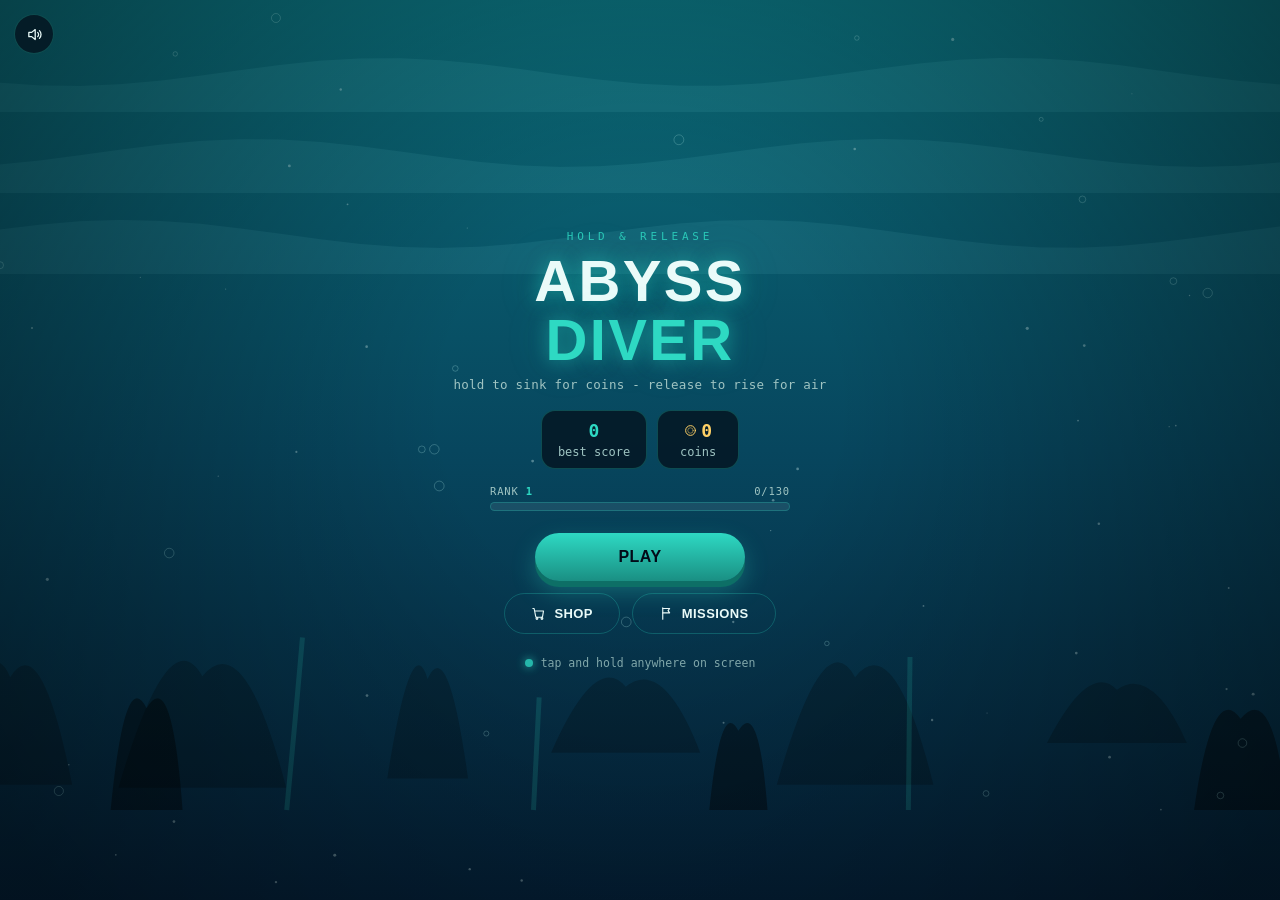
<file: index.html>
<!DOCTYPE html>
<html lang="en">
<head>
<meta charset="UTF-8">
<meta name="viewport" content="width=device-width, initial-scale=1.0, maximum-scale=1.0, user-scalable=no, viewport-fit=cover">
<title>Abyss Diver</title>
<style>
  :root{
    --abyss:#020B18;
    --deep:#06304F;
    --shallow:#0B6E7A;
    --bio:#2ED9C3;
    --bio-dim:#1a8f83;
    --coral:#FF6B4A;
    --gold:#FFD166;
    --ink:#eafbf9;
    --ink-dim:#9fc4c2;
    --panel:rgba(4,20,32,0.82);
    --panel-border:rgba(46,217,195,0.25);
    --mono: ui-monospace, 'SF Mono', 'Consolas', 'Menlo', monospace;
    --disp: 'Arial Black', 'Helvetica Neue', Arial, sans-serif;
    --accent: var(--bio);
  }
  *{box-sizing:border-box;}
  html,body{
    margin:0; padding:0; width:100%; height:100%; overflow:hidden;
    background:var(--abyss); color:var(--ink);
    font-family:-apple-system,BlinkMacSystemFont,'Segoe UI',Roboto,sans-serif;
    touch-action:none; -webkit-user-select:none; user-select:none;
    -webkit-touch-callout:none; overscroll-behavior:none;
  }
  svg{display:block;}
  #app{position:fixed; inset:0; width:100%; height:100%;}
  #game{position:fixed; inset:0; width:100%; height:100%; display:block; touch-action:none;}

  /* ---------- Screens ---------- */
  .screen{
    position:fixed; inset:0; display:flex; flex-direction:column; align-items:center; justify-content:center;
    opacity:0; pointer-events:none; transition:opacity .3s ease;
    padding:20px; text-align:center;
  }
  .screen.active{opacity:1; pointer-events:auto;}

  .eyebrow{
    font-family:var(--mono); letter-spacing:.35em; font-size:11px; color:var(--accent);
    text-transform:uppercase; margin-bottom:8px; opacity:.85;
  }
  .title{
    font-family:var(--disp); font-weight:900; letter-spacing:.04em;
    font-size:clamp(34px,10vw,58px); margin:0; color:var(--ink);
    text-shadow:0 0 18px rgba(46,217,195,.5), 0 0 46px rgba(46,217,195,.22);
    line-height:1.02;
  }
  .title .accent{color:var(--accent);}
  .subtitle{
    font-family:var(--mono); font-size:12.5px; color:var(--ink-dim); margin:8px 0 18px;
    letter-spacing:.02em;
  }

  .statsRow{display:flex; gap:10px; margin-bottom:16px; flex-wrap:wrap; justify-content:center;}
  .statChip{
    background:var(--panel); border:1px solid var(--panel-border); border-radius:14px;
    padding:9px 16px; font-family:var(--mono); font-size:12px; color:var(--ink-dim);
    display:flex; flex-direction:column; align-items:center; gap:4px; min-width:82px;
  }
  .statChip b{font-size:18px; color:var(--gold); font-weight:700; display:flex; align-items:center; gap:4px;}
  .statChip.best b{color:var(--accent);}

  .rankTrack{width:100%; max-width:300px; margin:0 auto 16px;}
  .rankLabel{display:flex; justify-content:space-between; font-family:var(--mono); font-size:10.5px; color:var(--ink-dim); margin-bottom:5px; letter-spacing:.08em;}
  .rankLabel b{color:var(--accent);}
  .rankBar{height:9px; border-radius:999px; background:rgba(255,255,255,.08); overflow:hidden; border:1px solid var(--panel-border); position:relative;}
  .rankBarFill{height:100%; background:linear-gradient(90deg,var(--bio-dim),var(--accent)); border-radius:999px; transition:width .4s ease;}

  .btn{
    font-family:var(--disp); font-weight:900; letter-spacing:.03em; font-size:16px;
    border:none; border-radius:999px; padding:15px 34px; cursor:pointer;
    color:var(--abyss); background:linear-gradient(180deg,var(--accent),var(--bio-dim));
    box-shadow:0 6px 0 #0d6f66, 0 10px 24px rgba(46,217,195,.3);
    transition:transform .08s ease, box-shadow .08s ease;
    margin:6px; -webkit-tap-highlight-color:transparent;
    display:inline-flex; align-items:center; gap:8px;
  }
  .btn:active{transform:translateY(4px); box-shadow:0 2px 0 #0d6f66, 0 4px 12px rgba(46,217,195,.3);}
  .btn.secondary{
    background:transparent; color:var(--ink); border:1.5px solid var(--panel-border);
    box-shadow:none; padding:12px 26px; font-size:13px;
  }
  .btn.secondary:active{transform:translateY(2px); background:rgba(46,217,195,.08);}
  .btn.wide{min-width:210px; justify-content:center;}
  .btn:disabled{opacity:.35; filter:grayscale(.6); cursor:default; box-shadow:none;}
  .btn:disabled:active{transform:none;}
  .btnRow{display:flex; flex-wrap:wrap; justify-content:center;}
  .navRow{position:relative;}
  .badgeDot{
    position:absolute; top:2px; right:2px; width:9px; height:9px; border-radius:50%;
    background:var(--coral); box-shadow:0 0 6px var(--coral); border:1.5px solid var(--abyss);
  }

  .hint{
    font-family:var(--mono); font-size:11.5px; color:var(--ink-dim); margin-top:16px;
    display:flex; align-items:center; gap:8px; opacity:.8;
  }
  .hint .pulse{
    width:8px; height:8px; border-radius:50%; background:var(--accent);
    box-shadow:0 0 10px var(--accent); animation:pulse 1.4s infinite ease-in-out;
  }
  @keyframes pulse{0%,100%{opacity:.3; transform:scale(.8);} 50%{opacity:1; transform:scale(1.15);}}

  #muteBtn{
    position:fixed; top:max(14px,env(safe-area-inset-top)); left:14px; z-index:20; width:40px; height:40px; border-radius:50%;
    background:var(--panel); border:1px solid var(--panel-border); color:var(--ink);
    display:flex; align-items:center; justify-content:center; cursor:pointer;
  }

  /* ---------- Loading ---------- */
  #loadingScreen{gap:14px;}
  .spinner{
    width:44px; height:44px; border-radius:50%;
    border:3px solid rgba(46,217,195,.2); border-top-color:var(--accent);
    animation:spin 1s linear infinite;
  }
  @keyframes spin{to{transform:rotate(360deg);}}

  /* ---------- Shop / Missions shared list styling ---------- */
  .subScreen{justify-content:flex-start; padding-top:16px;}
  .subHeader{width:100%; max-width:520px; display:flex; align-items:center; justify-content:space-between; margin-bottom:6px;}
  .backBtn{
    background:var(--panel); border:1px solid var(--panel-border); color:var(--ink);
    border-radius:999px; padding:8px 15px; font-family:var(--mono); font-size:12px; cursor:pointer;
    display:flex; align-items:center; gap:6px;
  }
  .coinBalance{
    font-family:var(--mono); font-size:14px; color:var(--gold); background:var(--panel);
    border:1px solid var(--panel-border); border-radius:999px; padding:8px 15px;
    display:flex; align-items:center; gap:6px;
  }
  .tabs{display:flex; gap:6px; margin:12px 0 10px; background:var(--panel); padding:4px; border-radius:999px; border:1px solid var(--panel-border);}
  .tabBtn{
    font-family:var(--mono); font-size:11.5px; letter-spacing:.05em; text-transform:uppercase;
    padding:7px 15px; border-radius:999px; border:none; background:transparent; color:var(--ink-dim); cursor:pointer;
  }
  .tabBtn.active{background:var(--accent); color:var(--abyss); font-weight:700;}

  .scrollList{width:100%; max-width:520px; overflow-y:auto; flex:1; padding-bottom:14px; -webkit-overflow-scrolling:touch;}
  .rowCard{
    display:flex; align-items:center; gap:12px; background:var(--panel); border:1px solid var(--panel-border);
    border-radius:16px; padding:12px 14px; margin-bottom:9px; text-align:left;
  }
  .rowIcon{
    width:38px; height:38px; border-radius:11px; background:rgba(46,217,195,.1); color:var(--accent);
    display:flex; align-items:center; justify-content:center; flex-shrink:0; border:1px solid var(--panel-border);
  }
  .rowInfo{flex:1; min-width:0;}
  .rowInfo .name{font-weight:700; font-size:14px;}
  .rowInfo .desc{font-family:var(--mono); font-size:10.5px; color:var(--ink-dim); margin-top:2px;}
  .levelDots{display:flex; gap:4px; margin-top:6px;}
  .levelDots span{width:14px; height:5px; border-radius:3px; background:rgba(255,255,255,.12);}
  .levelDots span.on{background:var(--accent); box-shadow:0 0 6px var(--accent);}
  .actionBtn{
    font-family:var(--mono); font-size:11.5px; font-weight:700; color:var(--abyss);
    background:var(--gold); border:none; border-radius:10px; padding:9px 11px; cursor:pointer; flex-shrink:0; min-width:60px;
    display:flex; align-items:center; justify-content:center; gap:4px;
  }
  .actionBtn.maxed{background:transparent; color:var(--accent); border:1px solid var(--accent);}
  .actionBtn.locked{background:transparent; color:var(--ink-dim); border:1px solid var(--panel-border);}
  .actionBtn:disabled{opacity:.35;}

  .skinGrid{display:grid; grid-template-columns:1fr 1fr; gap:9px;}
  .skinCard{
    background:var(--panel); border:1.5px solid var(--panel-border); border-radius:16px; padding:13px 8px;
    display:flex; flex-direction:column; align-items:center; gap:7px;
  }
  .skinCard.equipped{border-color:var(--accent); box-shadow:0 0 14px rgba(46,217,195,.28);}
  .skinSwatch{width:48px; height:48px; border-radius:50%; box-shadow:inset 0 -8px 14px rgba(0,0,0,.35), 0 0 16px var(--sc,transparent);}
  .themeSwatch{width:64px; height:38px; border-radius:8px; box-shadow:inset 0 -6px 10px rgba(0,0,0,.35);}
  .skinCard .name{font-size:12px; font-weight:700;}
  .skinCard .cost{font-family:var(--mono); font-size:10.5px; color:var(--gold); display:flex; align-items:center; gap:3px;}

  .missionProgWrap{margin-top:7px; display:flex; align-items:center; gap:7px;}
  .missionBar{flex:1; height:7px; border-radius:999px; background:rgba(255,255,255,.1); overflow:hidden;}
  .missionBarFill{height:100%; background:var(--accent); border-radius:999px;}
  .missionProgTxt{font-family:var(--mono); font-size:10px; color:var(--ink-dim); white-space:nowrap;}

  .resetLink{font-family:var(--mono); font-size:10px; color:rgba(255,255,255,.3); margin-top:4px; text-decoration:underline; cursor:pointer;}

  /* ---------- HUD ---------- */
  #hud{position:fixed; inset:0; pointer-events:none; opacity:0; transition:opacity .25s ease;}
  #hud.active{opacity:1;}
  .hudTop{
    position:absolute; top:max(12px, env(safe-area-inset-top)); left:12px; right:12px;
    display:grid; grid-template-columns:1fr auto 1fr; align-items:flex-start; gap:6px;
  }
  .hudLeft{display:flex; flex-direction:column; gap:6px; align-items:flex-start;}
  .hudCenter{display:flex; flex-direction:column; align-items:center;}
  .hudRight{display:flex; flex-direction:column; gap:6px; align-items:flex-end;}
  .pill{
    font-family:var(--mono); font-size:13px; font-weight:600; color:var(--ink);
    background:var(--panel); border:1px solid var(--panel-border); border-radius:999px;
    padding:7px 12px; display:flex; align-items:center; gap:6px; backdrop-filter:blur(6px);
  }
  .pill.coinPill{color:var(--gold);}
  .scoreBig{
    font-family:var(--mono); font-weight:700; font-size:30px; color:var(--ink); line-height:1;
    text-shadow:0 0 12px rgba(46,217,195,.5);
  }
  .scoreSub{font-family:var(--mono); font-size:9.5px; color:var(--ink-dim); letter-spacing:.15em; margin-top:2px;}
  .comboBadge{
    margin-top:5px; font-family:var(--mono); font-size:11px; font-weight:700; color:var(--abyss);
    background:var(--gold); padding:3px 10px; border-radius:999px; opacity:0; transform:scale(.8);
    transition:opacity .15s ease, transform .15s ease;
  }
  .comboBadge.show{opacity:1; transform:scale(1);}

  #quitBtn{
    pointer-events:auto; width:34px; height:34px; border-radius:50%; border:1px solid var(--panel-border);
    background:var(--panel); color:var(--ink-dim); cursor:pointer; flex-shrink:0;
    display:flex; align-items:center; justify-content:center;
  }
  #livesRow{display:flex; gap:4px;}
  .heartIcon{width:17px; height:17px; color:var(--coral); filter:drop-shadow(0 0 4px rgba(255,107,74,.6));}
  .heartIcon.lost{color:rgba(255,255,255,.15); filter:none;}

  .oxygenWrap{position:relative; width:64px; height:64px;}
  .oxygenWrap svg.dial{width:100%; height:100%; transform:rotate(-90deg);}
  .oxygenWrap .oTrack{fill:none; stroke:rgba(255,255,255,.12); stroke-width:7;}
  .oxygenWrap .oFill{fill:none; stroke:var(--bio); stroke-width:7; stroke-linecap:round; filter:drop-shadow(0 0 5px var(--bio));}
  .oxygenLabel{
    position:absolute; inset:0; display:flex; align-items:center; justify-content:center;
    font-family:var(--mono); font-size:14px; font-weight:700; color:var(--ink); flex-direction:column; line-height:1.1;
  }
  .oxygenLabel span{font-size:7px; color:var(--ink-dim); letter-spacing:.1em;}

  #depthTrack{
    position:absolute; top:130px; right:24px; width:5px; height:34vh; max-height:300px;
    border-radius:6px; opacity:.6;
  }
  .depthMarker{
    position:absolute; left:50%; width:12px; height:12px; border-radius:50%;
    background:var(--accent); box-shadow:0 0 8px var(--accent); transform:translate(-50%,-50%);
  }
  .depthLabel{
    position:absolute; right:13px; font-family:var(--mono); font-size:8px; letter-spacing:.1em;
    color:var(--ink-dim); white-space:nowrap;
  }
  .depthLabel.topL{top:-4px;}
  .depthLabel.botL{bottom:-4px; color:var(--coral);}

  #powerupTray{
    position:absolute; bottom:max(16px, env(safe-area-inset-bottom)); left:12px;
    display:flex; gap:7px;
  }
  .puBadge{
    width:40px; height:40px; border-radius:12px; background:var(--panel); border:1px solid var(--accent);
    display:flex; align-items:center; justify-content:center; position:relative; overflow:hidden; color:var(--accent);
  }
  .puBadge .bar{position:absolute; left:0; bottom:0; height:3px; background:var(--accent); width:100%;}

  #centerMsg{
    position:absolute; top:36%; left:50%; transform:translate(-50%,-50%);
    font-family:var(--disp); font-size:14px; letter-spacing:.07em; color:var(--coral);
    text-shadow:0 0 12px rgba(255,107,74,.7); opacity:0; text-align:center;
  }
  #toast{
    position:absolute; top:16%; left:50%; transform:translate(-50%,-8px); min-width:220px;
    background:var(--panel); border:1px solid var(--accent); border-radius:14px; padding:10px 18px;
    font-family:var(--mono); font-size:12.5px; color:var(--ink); text-align:center; opacity:0;
    transition:opacity .25s ease, transform .25s ease; pointer-events:none;
  }
  #toast.show{opacity:1; transform:translate(-50%,0);}
  #toast b{color:var(--gold);}

  /* ---------- Game Over / Revive ---------- */
  .goCause{font-family:var(--mono); font-size:11px; color:var(--coral); letter-spacing:.18em; margin-bottom:4px; text-transform:uppercase;}
  .newBest{
    font-family:var(--mono); font-size:11px; color:var(--abyss); background:var(--gold);
    padding:4px 12px; border-radius:999px; margin-top:6px; font-weight:700; letter-spacing:.06em;
  }
  #reviveScreen .title{font-size:clamp(26px,8vw,38px);}
  .costTag{
    font-family:var(--mono); font-size:15px; color:var(--gold); background:var(--panel);
    border:1px solid var(--panel-border); border-radius:999px; padding:8px 18px; margin:10px 0 6px;
    display:flex; align-items:center; gap:6px;
  }

  ::-webkit-scrollbar{width:0; height:0;}
  .ic{display:inline-flex; align-items:center; justify-content:center; flex-shrink:0;}
</style>
</head>
<body>
<div id="app">
  <canvas id="game"></canvas>

  <button id="muteBtn"></button>

  <!-- HUD -->
  <div id="hud">
    <div class="hudTop">
      <div class="hudLeft">
        <div class="pill coinPill"><span class="ic" id="hudCoinIcon"></span><span id="hudCoins">0</span></div>
        <div id="livesRow"></div>
      </div>
      <div class="hudCenter">
        <div class="scoreBig" id="hudScore">0</div>
        <div class="scoreSub" id="hudDist">0m</div>
        <div class="comboBadge" id="comboBadge">x1</div>
      </div>
      <div class="hudRight">
        <button id="quitBtn"></button>
        <div class="oxygenWrap">
          <svg class="dial" viewBox="0 0 80 80">
            <circle class="oTrack" cx="40" cy="40" r="34"></circle>
            <circle class="oFill" id="oFill" cx="40" cy="40" r="34" stroke-dasharray="213.6" stroke-dashoffset="0"></circle>
          </svg>
          <div class="oxygenLabel"><span>AIR</span><b id="oxyPct">100</b></div>
        </div>
      </div>
    </div>
    <div id="depthTrack">
      <div class="depthMarker" id="depthMarker" style="top:0%;"></div>
      <div class="depthLabel topL">SURFACE</div>
      <div class="depthLabel botL">TRENCH</div>
    </div>
    <div id="powerupTray"></div>
    <div id="centerMsg"></div>
    <div id="toast"></div>
  </div>

  <!-- Loading -->
  <div id="loadingScreen" class="screen active">
    <div class="spinner"></div>
    <div class="subtitle" style="margin-top:16px;">descending into the abyss...</div>
  </div>

  <!-- Menu -->
  <div id="menuScreen" class="screen">
    <div class="eyebrow">hold &amp; release</div>
    <h1 class="title">ABYSS<br><span class="accent">DIVER</span></h1>
    <div class="subtitle">hold to sink for coins - release to rise for air</div>
    <div class="statsRow">
      <div class="statChip best"><b id="menuBest">0</b>best score</div>
      <div class="statChip"><b id="menuCoins">0</b>coins</div>
    </div>
    <div class="rankTrack">
      <div class="rankLabel"><span>RANK <b id="rankLevel">1</b></span><span id="rankXpTxt">0/90</span></div>
      <div class="rankBar"><div class="rankBarFill" id="rankBarFill" style="width:0%;"></div></div>
    </div>
    <button class="btn wide" id="playBtn">PLAY</button>
    <div class="btnRow">
      <button class="btn secondary" id="shopBtnMenu"></button>
      <div class="navRow"><button class="btn secondary" id="missionsBtnMenu"></button><div class="badgeDot" id="missionDot" style="display:none;"></div></div>
    </div>
    <div class="hint"><span class="pulse"></span> tap and hold anywhere on screen</div>
  </div>

  <!-- Shop -->
  <div id="shopScreen" class="screen subScreen">
    <div class="subHeader">
      <button class="backBtn" id="shopBack"></button>
      <div class="coinBalance"><span class="ic" id="shopCoinIcon"></span><span id="shopCoins">0</span></div>
    </div>
    <div class="tabs">
      <button class="tabBtn active" id="tabUpgrades">Upgrades</button>
      <button class="tabBtn" id="tabSkins">Skins</button>
      <button class="tabBtn" id="tabThemes">Themes</button>
    </div>
    <div class="scrollList" id="shopList"></div>
    <div class="resetLink" id="resetLink">reset progress</div>
  </div>

  <!-- Missions -->
  <div id="missionsScreen" class="screen subScreen">
    <div class="subHeader">
      <button class="backBtn" id="missionsBack"></button>
      <div class="coinBalance"><span class="ic" id="missionsCoinIcon"></span><span id="missionsCoins">0</span></div>
    </div>
    <div class="eyebrow" style="margin-top:8px;">today's missions</div>
    <div class="scrollList" id="missionsList" style="margin-top:6px;"></div>
  </div>

  <!-- Revive prompt -->
  <div id="reviveScreen" class="screen">
    <div class="goCause" id="reviveCause">out of air</div>
    <h1 class="title">SECOND<br><span class="accent">CHANCE?</span></h1>
    <div class="costTag"><span class="ic" id="reviveCoinIcon"></span><span id="reviveCostTxt">0</span></div>
    <div class="btnRow">
      <button class="btn wide" id="reviveBtn">REVIVE</button>
    </div>
    <div class="btnRow"><button class="btn secondary" id="giveUpBtn">GIVE UP</button></div>
  </div>

  <!-- Game Over -->
  <div id="gameoverScreen" class="screen">
    <div class="goCause" id="goCause">out of air</div>
    <h1 class="title" style="font-size:clamp(28px,8vw,42px);">RUN<br><span class="accent">COMPLETE</span></h1>
    <div class="statsRow">
      <div class="statChip"><b id="goScore">0</b>score</div>
      <div class="statChip"><b id="goCoins">0</b>coins earned</div>
    </div>
    <div id="goBestBadge" class="newBest" style="display:none;">NEW BEST SCORE</div>
    <div style="margin-top:18px;">
      <button class="btn wide" id="retryBtn">DIVE AGAIN</button>
    </div>
    <div class="btnRow">
      <button class="btn secondary" id="shopBtnGo"></button>
      <button class="btn secondary" id="menuBtnGo">MENU</button>
    </div>
  </div>
</div>

<script>
(function(){
"use strict";

/* ============================= ICONS (vector, no emoji) ============================= */
const ICON_PATHS = {
  coin:      '<circle cx="12" cy="12" r="9"/><circle cx="12" cy="12" r="5" opacity=".5"/>',
  gem:       '<path d="M4 9l4-5h8l4 5-8 11z"/><path d="M4 9h16M9 4l3 5-3 11M15 4l-3 5 3 11"/>',
  tank:      '<rect x="8" y="6" width="8" height="15" rx="3"/><rect x="10" y="2" width="4" height="5" rx="1"/>',
  fin:       '<path d="M4 19c7-2 10-9 9-16 5 3 8 10 3 17-4 4-9 3-12-1z"/>',
  magnet:    '<path d="M7 4v8a5 5 0 0010 0V4"/><path d="M7 4h4M13 4h4"/><rect x="5" y="12" width="4" height="6" rx="1"/><rect x="15" y="12" width="4" height="6" rx="1"/>',
  spark:     '<path d="M12 2l1.8 6.2L20 10l-6.2 1.8L12 18l-1.8-6.2L4 10l6.2-1.8z"/>',
  shield:    '<path d="M12 2l8 3v6c0 5-3.5 9-8 11-4.5-2-8-6-8-11V5l8-3z"/><path d="M8.5 12l2.5 2.5L16 9"/>',
  clock:     '<circle cx="12" cy="12" r="9"/><path d="M12 7v5l3.5 3.5"/>',
  star:      '<path d="M12 2l2.9 6.3 6.9.7-5.2 4.6 1.6 6.8L12 16.9 5.8 20.4l1.6-6.8L2.2 9l6.9-.7z"/>',
  trophy:    '<path d="M8 4h8v4a4 4 0 01-8 0V4z"/><path d="M8 5H5a3 3 0 003 3M16 5h3a3 3 0 01-3 3"/><path d="M12 12v4"/><path d="M8 20h8M9.5 20l.7-4h3.6l.7 4"/>',
  flag:      '<path d="M6 3v18"/><path d="M6 4h11l-2.5 3.5L17 11H6"/>',
  lock:      '<rect x="6" y="11" width="12" height="9" rx="2"/><path d="M8 11V7a4 4 0 018 0v4"/>',
  check:     '<path d="M5 12.5l4.5 4.5L19 7.5"/>',
  heart:     '<path d="M12 20s-7-4.3-9.5-9C.8 7.4 3 4 6.3 4c2 0 3.4 1.1 4.2 2.4C11.3 5.1 12.7 4 14.7 4 18 4 20.2 7.4 18.5 11 16 15.7 12 20 12 20z"/>',
  cart:      '<path d="M3 4h2l2.4 12.2a2 2 0 002 1.8h7.2a2 2 0 002-1.8L20 8H6"/><circle cx="9.5" cy="20" r="1.4"/><circle cx="17.5" cy="20" r="1.4"/>',
  back:      '<path d="M15 5L8 12l7 7"/>',
  close:     '<path d="M6 6l12 12M18 6L6 18"/>',
  speaker:   '<path d="M4 9v6h4l5 4V5L8 9H4z"/><path d="M16.5 9a4.2 4.2 0 010 6M19 6.5a8 8 0 010 11"/>',
  speakerOff:'<path d="M4 9v6h4l5 4V5L8 9H4z"/><path d="M15 9.5l5 5M20 9.5l-5 5"/>',
  medal:     '<circle cx="12" cy="14" r="6"/><path d="M9.5 8.5L7 2h2l3 5 3-5h2l-2.5 6.5"/><path d="M12 11v6"/>',
  target:    '<circle cx="12" cy="12" r="8"/><circle cx="12" cy="12" r="4"/><circle cx="12" cy="12" r=".8" fill="currentColor"/>',
  bolt:      '<path d="M13 2L4 14h6l-1 8 9-12h-6z"/>',
  wave:      '<path d="M3 15c2 0 2-3 4-3s2 3 4 3 2-3 4-3 2 3 4 3 2-3 4-3"/>',
  crown:     '<path d="M4 18h16l1-9-5 3-4-6-4 6-5-3z"/><path d="M4 18v2h16v-2"/>'
};
function icoStr(name, size, extraClass){
  const s = size||16;
  return '<svg class="ic '+(extraClass||'')+'" viewBox="0 0 24 24" width="'+s+'" height="'+s+'" fill="none" stroke="currentColor" stroke-width="1.8" stroke-linecap="round" stroke-linejoin="round">'+(ICON_PATHS[name]||'')+'</svg>';
}

/* ============================= CONFIG ============================= */
const UPGRADES = {
  ox:    {name:'Oxygen Tank',   desc:'+20 max air, slower drain', max:7, baseCost:60,  icon:'tank'},
  buoy:  {name:'Buoyancy Fins', desc:'Faster, snappier rise',     max:7, baseCost:60,  icon:'fin'},
  mag:   {name:'Coin Magnet',   desc:'Passive coin pull radius',  max:4, baseCost:110, icon:'magnet'},
  luck:  {name:'Lucky Current', desc:'More power-ups spawn',      max:4, baseCost:130, icon:'spark'},
  value: {name:'Deep Pockets',  desc:'+12% coin & pearl value',   max:5, baseCost:140, icon:'gem'}
};
const SKINS = [
  {id:'classic', name:'Classic Blue', cost:0,    color:'#2ED9C3'},
  {id:'coral',   name:'Coral Red',    cost:220,  color:'#FF6B4A'},
  {id:'gold',    name:'Gold Diver',   cost:480,  color:'#FFD166'},
  {id:'neon',    name:'Neon Bio',     cost:850,  color:'#B14EFF', glow:true},
  {id:'chrome',  name:'Abyssal Chrome', cost:0, rankReq:10, color:'#D7E6EA', glow:true}
];
const THEMES = [
  {id:'abyss',    name:'Bio Abyss',      cost:0,   accent:'#2ED9C3', palette:{shallow:[11,110,122], mid:[6,48,79],   deep:[2,11,24]}},
  {id:'reef',     name:'Coral Reef',     cost:260, accent:'#FF9F6B', palette:{shallow:[16,140,150], mid:[8,80,110],  deep:[4,28,52]}},
  {id:'kelp',     name:'Kelp Forest',    cost:300, accent:'#8CFF7A', palette:{shallow:[20,120,80],  mid:[8,64,48],   deep:[3,20,18]}},
  {id:'volcanic', name:'Volcanic Trench',cost:560, accent:'#FF5D3A', palette:{shallow:[80,34,28],   mid:[42,14,15],  deep:[10,3,4]}},
  {id:'arctic',   name:'Arctic Ice',     cost:480, accent:'#BFEFFF', palette:{shallow:[150,205,225],mid:[70,112,142],deep:[15,30,48]}},
  {id:'midnight', name:'Midnight Trench',cost:0, rankReq:15, accent:'#B14EFF', palette:{shallow:[60,30,110],mid:[26,12,56],deep:[6,3,16]}}
];
function upgradeCost(key, curLevel){ return Math.round(UPGRADES[key].baseCost * Math.pow(curLevel+1, 1.8)); }
function needXP(level){ return 90 + level*40; }
function todayStr(){ const d=new Date(); return d.getFullYear()+'-'+(d.getMonth()+1)+'-'+d.getDate(); }
function missionPool(){
  return [
    {track:'coinsRun',     target:randi(30,90),   label:(t)=>'Collect '+t+' coins in one dive'},
    {track:'pearlsRun',    target:randi(5,14),    label:(t)=>'Collect '+t+' pearls in one dive'},
    {track:'noHit',        target:randi(18,40),   label:(t)=>'Survive '+t+'s without taking a hit'},
    {track:'deepVisits',   target:randi(3,7),     label:(t)=>'Reach the trench '+t+' times'},
    {track:'distanceToday',target:randi(500,1200),label:(t)=>'Travel '+t+'m total today'},
    {track:'combo',        target:randi(3,5),     label:(t)=>'Reach a x'+t+' combo'}
  ];
}
function rewardFor(track, target){
  const mult = {coinsRun:2.2, pearlsRun:9, noHit:5, deepVisits:18, distanceToday:0.55, combo:45}[track]||3;
  return Math.max(20, Math.round(target*mult));
}
function randi(a,b){ return (a+Math.random()*(b-a))|0; }
function defaultSave(){
  return {
    coins:0, bestScore:0,
    upg:{ox:0,buoy:0,mag:0,luck:0,value:0},
    skins:['classic'], equipped:'classic',
    themes:['abyss'], equippedTheme:'abyss',
    muted:false,
    rank:{level:1, xp:0},
    missions:{date:'', list:[], distanceToday:0}
  };
}
let save = defaultSave();
const SAVE_KEY = 'abyss-diver-save-v2';
const METERS_DIV = 25; // px per "meter" for pacing
function metersOf(px){ return Math.floor(px/METERS_DIV); }

/* ============================= DOM ============================= */
const $ = (id)=>document.getElementById(id);
const canvas = $('game');
const ctx = canvas.getContext('2d');
const el = {
  loading:$('loadingScreen'), menu:$('menuScreen'), shop:$('shopScreen'), gameover:$('gameoverScreen'),
  missions:$('missionsScreen'), revive:$('reviveScreen'),
  hud:$('hud'), hudCoins:$('hudCoins'), hudScore:$('hudScore'), hudDist:$('hudDist'), comboBadge:$('comboBadge'),
  oFill:$('oFill'), oxyPct:$('oxyPct'), depthMarker:$('depthMarker'), depthTrack:$('depthTrack'),
  powerupTray:$('powerupTray'), centerMsg:$('centerMsg'), toast:$('toast'), livesRow:$('livesRow'),
  menuBest:$('menuBest'), menuCoins:$('menuCoins'), rankLevel:$('rankLevel'), rankXpTxt:$('rankXpTxt'), rankBarFill:$('rankBarFill'),
  shopCoins:$('shopCoins'), shopList:$('shopList'), missionsCoins:$('missionsCoins'), missionsList:$('missionsList'), missionDot:$('missionDot'),
  goCause:$('goCause'), goScore:$('goScore'), goCoins:$('goCoins'), goBestBadge:$('goBestBadge'),
  reviveCause:$('reviveCause'), reviveCostTxt:$('reviveCostTxt'),
  muteBtn:$('muteBtn')
};
// inject icons into static buttons
$('quitBtn').innerHTML = icoStr('close',15);
$('hudCoinIcon').innerHTML = icoStr('coin',14);
$('shopCoinIcon').innerHTML = icoStr('coin',14);
$('missionsCoinIcon').innerHTML = icoStr('coin',14);
$('reviveCoinIcon').innerHTML = icoStr('coin',15);
$('shopBtnMenu').innerHTML = icoStr('cart',15)+' SHOP';
$('missionsBtnMenu').innerHTML = icoStr('flag',15)+' MISSIONS';
$('shopBtnGo').innerHTML = icoStr('cart',15)+' SHOP';
$('shopBack').innerHTML = icoStr('back',13)+' BACK';
$('missionsBack').innerHTML = icoStr('back',13)+' BACK';

let W=0,H=0,DPR=1;
function resize(){
  DPR = Math.min(window.devicePixelRatio||1, 2);
  W = window.innerWidth; H = window.innerHeight;
  canvas.width = Math.floor(W*DPR); canvas.height = Math.floor(H*DPR);
  canvas.style.width = W+'px'; canvas.style.height = H+'px';
  ctx.setTransform(DPR,0,0,DPR,0,0);
  computeBounds();
  genParallax();
}
function computeBounds(){ surfaceY = H*0.11; seafloorY = H*0.90; }
let surfaceY=0, seafloorY=0;

/* ============================= AUDIO ============================= */
let actx=null;
function ensureAudio(){ if(actx) return; try{ actx = new (window.AudioContext||window.webkitAudioContext)(); }catch(e){ actx=null; } }
function tone(freq, dur, type, vol, delay){
  if(!actx || save.muted) return;
  try{
    const t0 = actx.currentTime + (delay||0);
    const osc = actx.createOscillator(); const gain = actx.createGain();
    osc.type = type||'sine'; osc.frequency.setValueAtTime(freq, t0);
    gain.gain.setValueAtTime(0, t0);
    gain.gain.linearRampToValueAtTime(vol||0.12, t0+0.012);
    gain.gain.exponentialRampToValueAtTime(0.001, t0+dur);
    osc.connect(gain); gain.connect(actx.destination);
    osc.start(t0); osc.stop(t0+dur+0.02);
  }catch(e){}
}
const sfx = {
  coin(){ tone(880,0.09,'triangle',0.10); tone(1320,0.09,'triangle',0.07,0.03); },
  pearl(){ tone(660,0.1,'sine',0.12); tone(990,0.12,'sine',0.09,0.04); tone(1320,0.12,'sine',0.07,0.08); },
  bubble(){ tone(520,0.12,'sine',0.09); },
  powerup(){ tone(440,0.08,'square',0.08); tone(660,0.08,'square',0.08,0.06); tone(880,0.1,'square',0.08,0.12); },
  hit(){ tone(140,0.28,'sawtooth',0.16); tone(90,0.3,'sine',0.14,0.03); },
  shieldBreak(){ tone(300,0.15,'square',0.12); tone(200,0.15,'square',0.1,0.05); },
  click(){ tone(700,0.05,'triangle',0.07); },
  levelUp(){ tone(523,0.1,'triangle',0.1); tone(659,0.1,'triangle',0.1,0.09); tone(784,0.16,'triangle',0.1,0.18); },
  combo(){ tone(1046,0.06,'square',0.06); }
};

/* ============================= STORAGE ============================= */
async function loadSave(){
  try{
    const res = await window.storage.get(SAVE_KEY, false);
    if(res && res.value){
      const p = JSON.parse(res.value);
      save = Object.assign(defaultSave(), p);
      save.upg = Object.assign({ox:0,buoy:0,mag:0,luck:0,value:0}, p.upg||{});
      save.rank = Object.assign({level:1,xp:0}, p.rank||{});
      save.missions = Object.assign({date:'',list:[],distanceToday:0}, p.missions||{});
      save.skins = (p.skins&&p.skins.length)?p.skins:['classic'];
      save.themes = (p.themes&&p.themes.length)?p.themes:['abyss'];
    } else { save = defaultSave(); }
  }catch(e){ save = defaultSave(); }
  ensureDailyMissions();
}
let saveQueued=false;
async function persistSave(){
  if(saveQueued) return; saveQueued=true;
  try{ await window.storage.set(SAVE_KEY, JSON.stringify(save), false); }catch(e){}
  finally{ saveQueued=false; }
}
function ensureDailyMissions(){
  const t = todayStr();
  if(save.missions.date !== t){
    const pool = missionPool();
    for(let i=pool.length-1;i>0;i--){ const j=(Math.random()*(i+1))|0; const tmp=pool[i]; pool[i]=pool[j]; pool[j]=tmp; }
    const chosen = pool.slice(0,3).map(m=>({track:m.track, target:m.target, label:m.label(m.target), progress:0, claimed:false, reward:rewardFor(m.track,m.target)}));
    save.missions = {date:t, list:chosen, distanceToday: (save.missions.date===t? save.missions.distanceToday:0)};
    persistSave();
  }
}

/* ============================= HELPERS ============================= */
const rand=(a,b)=>a+Math.random()*(b-a);
const pick=(arr)=>arr[(Math.random()*arr.length)|0];
const clamp=(v,a,b)=>Math.max(a,Math.min(b,v));
const lerp=(a,b,t)=>a+(b-a)*t;
function dist2(x1,y1,x2,y2){ const dx=x1-x2, dy=y1-y2; return dx*dx+dy*dy; }
function currentTheme(){ return THEMES.find(t=>t.id===save.equippedTheme)||THEMES[0]; }

/* ============================= STATE ============================= */
let screen='loading', held=false, time=0;
const diver={x:0,y:0,vy:0,r:19,phase:0,shield:false,invuln:0,trail:[]};
let entities=[], particles=[];
let parallaxFar=[], parallaxNear=[], dust=[], ambientBubbles=[];
let run = null;

function initAmbient(){
  ambientBubbles=[];
  for(let i=0;i<22;i++) ambientBubbles.push({x:rand(0,W),y:rand(0,H),r:rand(1.5,5),sp:rand(14,34),sway:rand(0,7),swaySp:rand(.5,1.3)});
  dust=[];
  for(let i=0;i<45;i++) dust.push({x:rand(0,W),y:rand(0,H),r:rand(.5,1.6),sp:rand(4,14),phase:rand(0,7)});
}
function genParallax(){
  parallaxFar=[]; parallaxNear=[];
  let x=-50;
  while(x<W+300){ parallaxFar.push({x,w:rand(70,170),h:rand(40,100),seed:rand(0,7)}); x+=rand(140,280); }
  x=-80;
  while(x<W+300){ parallaxNear.push({x,w:rand(50,110),h:rand(80,190),kind:Math.random()<0.5?'rock':'frond',phase:rand(0,7)}); x+=rand(150,300); }
}
resize();
window.addEventListener('resize', resize);
initAmbient();

/* ============================= INPUT ============================= */
function setHeld(v){ if(v && !held) ensureAudio(); held=v; }
canvas.addEventListener('pointerdown', ()=>{ if(screen==='playing') setHeld(true); });
window.addEventListener('pointerup', ()=>setHeld(false));
window.addEventListener('pointercancel', ()=>setHeld(false));
window.addEventListener('blur', ()=>setHeld(false));
canvas.addEventListener('contextmenu', e=>e.preventDefault());

/* ============================= SCREEN SWITCH ============================= */
function showScreen(name){
  screen=name;
  [el.loading, el.menu, el.shop, el.gameover, el.missions, el.revive].forEach(s=>s.classList.remove('active'));
  const map={loading:el.loading, menu:el.menu, shop:el.shop, gameover:el.gameover, missions:el.missions, revive:el.revive};
  if(map[name]) map[name].classList.add('active');
  el.hud.classList.toggle('active', name==='playing');
}

/* ============================= RUN LIFECYCLE ============================= */
function startRun(){
  ensureAudio();
  const oxLv=save.upg.ox, buoyLv=save.upg.buoy;
  run = {
    distance:0, coinsThisRun:0, pearlsThisRun:0, deepVisitsThisRun:0, wasDeep:false,
    maxOxygen:100+oxLv*20, oxygen:100+oxLv*20,
    scrollSpeed:150, spawnTimer:0.9, causeOfDeath:'',
    magnetT:0, slowT:0, doubleT:0, screenShake:0,
    lives:3, invulnFlash:0,
    comboCount:0, comboTimer:0, comboMultiplier:1, maxComboThisRun:1,
    noHitTimer:0, bestNoHitStreak:0,
    reviveUsed:false, pendingCause:'',
    buoyLv, oxLv
  };
  diver.x=Math.min(150, W*0.24);
  diver.y=lerp(surfaceY, seafloorY, 0.4);
  diver.vy=0; diver.shield=false; diver.invuln=0; diver.trail=[];
  entities=[]; particles=[];
  el.centerMsg.style.opacity=0;
  renderLives();
  showScreen('playing');
}

function reviveCost(){ return Math.min(500, Math.round(70 + metersOf(run.distance)*0.6)); }

function handleDeath(cause){
  if(screen!=='playing') return;
  run.causeOfDeath = cause;
  sfx.hit();
  run.screenShake = 0.4;
  if(navigator.vibrate){ try{navigator.vibrate(60);}catch(e){} }
  if(!run.reviveUsed){
    const cost = reviveCost();
    if((save.coins+run.coinsThisRun) >= cost){
      run.pendingCause = cause;
      el.reviveCause.textContent = cause==='air' ? 'out of air' : 'crashed into hazard';
      el.reviveCostTxt.textContent = cost;
      showScreen('revive');
      return;
    }
  }
  finalizeRun(cause);
}
$('reviveBtn').addEventListener('click', ()=>{
  sfx.click();
  const cost = reviveCost();
  let remaining = cost;
  const fromRun = Math.min(run.coinsThisRun, remaining);
  run.coinsThisRun -= fromRun; remaining -= fromRun;
  save.coins = Math.max(0, save.coins-remaining);
  persistSave();
  run.lives = 1;
  run.oxygen = run.maxOxygen*0.55;
  diver.invuln = 2.2;
  run.reviveUsed = true;
  entities = entities.filter(e=>{
    const isObs = (e.type==='rock'||e.type==='jelly'||e.type==='urchin');
    return !(isObs && e.x < diver.x+340);
  });
  renderLives();
  showScreen('playing');
});
$('giveUpBtn').addEventListener('click', ()=>{ sfx.click(); finalizeRun(run.pendingCause); });

function addXP(amount){
  save.rank.xp += amount;
  let leveled=false;
  while(save.rank.xp >= needXP(save.rank.level)){
    save.rank.xp -= needXP(save.rank.level);
    save.rank.level++;
    save.coins += 30+save.rank.level*10;
    leveled=true;
  }
  return leveled;
}

function finalizeRun(cause){
  save.coins += run.coinsThisRun;
  const distM = metersOf(run.distance);
  const finalScore = distM*3 + run.coinsThisRun*8;
  const isBest = finalScore > save.bestScore;
  if(isBest) save.bestScore = finalScore;

  // missions
  save.missions.distanceToday += distM;
  const vals = {coinsRun:run.coinsThisRun, pearlsRun:run.pearlsThisRun, noHit:Math.floor(run.bestNoHitStreak), deepVisits:run.deepVisitsThisRun, combo:Math.floor(run.maxComboThisRun)};
  save.missions.list.forEach(m=>{
    if(m.claimed) return;
    m.progress = m.track==='distanceToday' ? save.missions.distanceToday : Math.max(m.progress, vals[m.track]||0);
  });

  const xpEarned = run.coinsThisRun + distM;
  const leveled = addXP(xpEarned);
  persistSave();

  el.goCause.textContent = cause==='air' ? 'out of air' : cause==='hit' ? 'crashed into hazard' : 'run ended';
  el.goScore.textContent = finalScore;
  el.goCoins.textContent = run.coinsThisRun;
  el.goBestBadge.style.display = isBest ? 'inline-block' : 'none';
  if(leveled) sfx.levelUp();

  setTimeout(()=> showScreen('gameover'), 500);
}

/* ============================= SPAWNING ============================= */
function depthY(frac){ return lerp(surfaceY, seafloorY, clamp(frac,0,1)); }
function difficultyFactor(){ return clamp(metersOf(run.distance)/260, 0, 1); }

function spawnCoinLine(){
  const baseFrac = rand(0.14,0.86);
  const n = randi(3,7);
  const shape = pick(['row','arc','zigzag']);
  const startX = W+60;
  for(let i=0;i<n;i++){
    let f=baseFrac;
    if(shape==='arc') f += Math.sin(i/(n-1)*Math.PI)*0.12;
    else if(shape==='zigzag') f += (i%2===0?-0.06:0.06);
    entities.push({type:'coin', x:startX+i*46, y:depthY(f), r:10, value:1, spin:rand(0,7)});
  }
}
function spawnPearlCluster(){
  const baseFrac = rand(0.72,0.93);
  const n = randi(2,5);
  const startX = W+60;
  for(let i=0;i<n;i++) entities.push({type:'pearl', x:startX+i*40, y:depthY(baseFrac+rand(-0.03,0.03)), r:11, value:3, spin:rand(0,7)});
}
function spawnObstacle(x, frac){
  const kind = pick(['rock','jelly','urchin']);
  const y = depthY(frac);
  if(kind==='rock') entities.push({type:'rock', x, y, r:24, rot:rand(0,7)});
  else if(kind==='jelly') entities.push({type:'jelly', x, y, baseY:y, r:20, phase:rand(0,7)});
  else entities.push({type:'urchin', x, y, r:22, rot:rand(0,7)});
}
function spawnObstacleSingle(){ spawnObstacle(W+60, rand(0.16,0.88)); }
function spawnObstacleCluster(){
  const n=randi(2,4);
  for(let i=0;i<n;i++) spawnObstacle(W+60+i*140, rand(0.16,0.88));
}
function spawnBubble(){
  const n=randi(1,3);
  const baseFrac=rand(0.05,0.55);
  for(let i=0;i<n;i++) entities.push({type:'bubble', x:W+60, y:depthY(baseFrac)+i*-34, r:12, wob:rand(0,7), value:16});
}
function spawnPowerup(){
  entities.push({type:'pu', kind:pick(['magnet','shield','slow','double']), x:W+60, y:depthY(rand(0.15,0.85)), r:17, phase:rand(0,7)});
}
function spawnPattern(){
  const df = difficultyFactor();
  const luck = save.upg.luck||0;
  const puChance = 0.05+luck*0.028;
  const obstacleChance = lerp(0.28,0.5, df);
  const clusterChance = lerp(0.06,0.22, df);
  const r = Math.random();
  if(Math.random()<puChance){ spawnPowerup(); return; }
  if(r<clusterChance) spawnObstacleCluster();
  else if(r<obstacleChance) spawnObstacleSingle();
  else if(r<obstacleChance+0.30) spawnCoinLine();
  else if(r<obstacleChance+0.46) spawnBubble();
  else spawnPearlCluster();
}

/* ============================= PARTICLES ============================= */
function burst(x,y,color,n,spd){
  for(let i=0;i<(n||8);i++){
    const a=rand(0,Math.PI*2), s=rand(spd*0.3,spd);
    particles.push({x,y,vx:Math.cos(a)*s, vy:Math.sin(a)*s, life:0, maxLife:rand(0.35,0.7), color, size:rand(2,4.5)});
  }
}

/* ============================= TOAST ============================= */
let toastTimer=0;
function showToast(html){
  el.toast.innerHTML = html;
  el.toast.classList.add('show');
  toastTimer = 2.2;
}

/* ============================= UPDATE ============================= */
function update(dt){
  time += dt;
  for(const b of ambientBubbles){
    b.y -= b.sp*dt; b.sway += b.swaySp*dt;
    if(b.y<-10){ b.y=H+10; b.x=rand(0,W); }
  }
  for(const d of dust){
    d.phase += dt*0.6; d.y -= d.sp*dt*0.3; d.x += Math.sin(d.phase)*3*dt;
    if(d.y<-5){ d.y=H+5; d.x=rand(0,W); }
  }
  const bgScroll = (screen==='playing' ? run.scrollSpeed : 10);
  for(const s of parallaxFar){ s.x -= bgScroll*0.12*dt; if(s.x < -s.w-20){ s.x = W+rand(20,120); } }
  for(const s of parallaxNear){ s.x -= bgScroll*0.28*dt; s.phase = (s.phase||0)+dt*0.6; if(s.x < -s.w-20){ s.x = W+rand(20,140); } }

  if(toastTimer>0){ toastTimer -= dt; if(toastTimer<=0) el.toast.classList.remove('show'); }

  if(screen!=='playing') return;

  const SINK_ACCEL=980, BUOY_ACCEL=1050+run.buoyLv*90, MAX_SINK=430, MAX_RISE=-(500+run.buoyLv*45), DRAG=3.2;
  if(held) diver.vy += SINK_ACCEL*dt; else diver.vy -= BUOY_ACCEL*dt;
  diver.vy *= Math.max(0, 1-DRAG*dt);
  diver.vy = clamp(diver.vy, MAX_RISE, MAX_SINK);
  diver.y += diver.vy*dt;
  if(diver.y<surfaceY){ diver.y=surfaceY; diver.vy=Math.max(diver.vy,0); }
  if(diver.y>seafloorY){ diver.y=seafloorY; diver.vy=Math.min(diver.vy,0); }
  diver.phase += dt*(held?9:6);

  diver.trail.push({x:diver.x-diver.r*0.6, y:diver.y+rand(-4,4), life:0, maxLife:0.5});
  if(diver.trail.length>40) diver.trail.shift();
  for(const t of diver.trail) t.life += dt;
  diver.trail = diver.trail.filter(t=>t.life<t.maxLife);

  const depthFrac = clamp((diver.y-surfaceY)/(seafloorY-surfaceY),0,1);
  const zoneSurface = depthFrac<0.16;
  const zoneDeep = depthFrac>0.72;
  if(zoneDeep && !run.wasDeep){ run.deepVisitsThisRun++; }
  run.wasDeep = zoneDeep;

  const df = difficultyFactor();
  const speedAdd = Math.min(metersOf(run.distance)*3.2, 260);
  let targetSpeed = 150+speedAdd;
  if(run.slowT>0) targetSpeed *= 0.55;
  run.scrollSpeed = lerp(run.scrollSpeed, targetSpeed, Math.min(1,3*dt));
  run.distance += run.scrollSpeed*dt;

  if(zoneSurface) run.oxygen += 15*dt;
  else{
    const baseDrain = zoneDeep?6.0:3.4;
    const drain = Math.max(1.2, baseDrain - run.oxLv*0.45);
    run.oxygen -= drain*dt;
  }
  run.oxygen = clamp(run.oxygen, 0, run.maxOxygen);
  if(run.oxygen<=0){ handleDeath('air'); return; }

  ['magnet','slow','double'].forEach(k=>{ if(run[k+'T']>0) run[k+'T']=Math.max(0,run[k+'T']-dt); });
  if(run.screenShake>0) run.screenShake = Math.max(0, run.screenShake-dt*1.8);

  run.noHitTimer += dt;
  run.bestNoHitStreak = Math.max(run.bestNoHitStreak, run.noHitTimer);

  if(run.comboTimer>0){ run.comboTimer -= dt; if(run.comboTimer<=0) run.comboCount=0; }
  run.comboMultiplier = clamp(1+Math.floor(run.comboCount/5), 1, 5);
  run.maxComboThisRun = Math.max(run.maxComboThisRun, run.comboMultiplier);

  run.spawnTimer -= dt;
  if(run.spawnTimer<=0){
    spawnPattern();
    const minInt = lerp(1.05, 0.5, df);
    run.spawnTimer = rand(minInt, minInt+0.55);
  }

  const passiveMagR = run.magnetT>0 ? 190 : (save.upg.mag>0 ? 34+save.upg.mag*30 : 0);
  const valueMult = 1+save.upg.value*0.12;

  for(let i=entities.length-1;i>=0;i--){
    const en = entities[i];
    en.x -= run.scrollSpeed*dt;
    if(en.type==='bubble'){ en.y -= 22*dt; en.wob += dt*3; en.x += Math.sin(en.wob)*6*dt; }
    if(en.type==='jelly'){ en.phase += dt*1.6; en.y = en.baseY+Math.sin(en.phase)*26; }
    if(en.type==='pu'){ en.phase += dt*4; }
    if(en.type==='coin'||en.type==='pearl'){ en.spin += dt*4; }

    if(passiveMagR>0 && (en.type==='coin'||en.type==='pearl')){
      const d2 = dist2(diver.x,diver.y,en.x,en.y);
      if(d2 < passiveMagR*passiveMagR){
        en.x += (diver.x-en.x)*Math.min(1,7*dt);
        en.y += (diver.y-en.y)*Math.min(1,7*dt);
      }
    }
    if(en.x<-70 || en.y<surfaceY-80){ entities.splice(i,1); continue; }

    const rr = diver.r*0.86+en.r;
    if(dist2(diver.x,diver.y,en.x,en.y) < rr*rr){
      if(en.type==='coin'||en.type==='pearl'){
        run.comboCount++; run.comboTimer=2.6;
        const comboBonus = 1+(run.comboMultiplier-1)*0.4;
        const v = Math.round(en.value*valueMult*(run.doubleT>0?2:1)*comboBonus);
        run.coinsThisRun += v;
        if(en.type==='pearl') run.pearlsThisRun++;
        burst(en.x,en.y, en.type==='pearl'?'#e6d6ff':'#FFD166', 10, 140);
        en.type==='pearl'?sfx.pearl():sfx.coin();
        if(run.comboCount%5===0) sfx.combo();
        entities.splice(i,1);
      } else if(en.type==='bubble'){
        run.oxygen = clamp(run.oxygen+en.value, 0, run.maxOxygen);
        burst(en.x,en.y,'#bdeef0',8,120); sfx.bubble();
        entities.splice(i,1);
      } else if(en.type==='pu'){
        applyPowerup(en.kind);
        burst(en.x,en.y, currentTheme().accent, 14, 170); sfx.powerup();
        entities.splice(i,1);
      } else {
        if(diver.invuln>0){ /* ignore */ }
        else if(diver.shield){
          diver.shield=false; diver.invuln=0.9; run.screenShake=0.25;
          burst(en.x,en.y,currentTheme().accent,18,220); sfx.shieldBreak();
          if(navigator.vibrate){ try{navigator.vibrate(25);}catch(e){} }
          entities.splice(i,1);
        } else {
          run.comboCount=0; run.noHitTimer=0;
          run.lives--;
          burst(diver.x,diver.y,'#FF6B4A',20,240);
          renderLives();
          entities.splice(i,1);
          if(run.lives<=0){ handleDeath('hit'); return; }
          diver.invuln=1.1; run.screenShake=0.3; diver.vy=-300; sfx.hit();
          if(navigator.vibrate){ try{navigator.vibrate(40);}catch(e){} }
        }
      }
    }
  }
  if(diver.invuln>0) diver.invuln=Math.max(0,diver.invuln-dt);

  for(let i=particles.length-1;i>=0;i--){
    const p=particles[i];
    p.life+=dt; p.x+=p.vx*dt; p.y+=p.vy*dt; p.vy+=60*dt; p.vx*=(1-2*dt);
    if(p.life>=p.maxLife) particles.splice(i,1);
  }
  updateHUD(depthFrac);
}
function applyPowerup(kind){
  if(kind==='magnet') run.magnetT=8;
  else if(kind==='shield') diver.shield=true;
  else if(kind==='slow') run.slowT=5;
  else if(kind==='double') run.doubleT=7;
}

/* ============================= HUD ============================= */
function renderLives(){
  if(!run) return;
  let html='';
  for(let i=0;i<3;i++) html += '<span class="heartIcon'+(i<run.lives?'':' lost')+'">'+icoStr('heart',17)+'</span>';
  el.livesRow.innerHTML = html;
}
function updateHUD(depthFrac){
  el.hudCoins.textContent = save.coins+run.coinsThisRun;
  const distM = metersOf(run.distance);
  const liveScore = distM*3 + run.coinsThisRun*8;
  el.hudScore.textContent = liveScore;
  el.hudDist.textContent = distM+'m';
  if(run.comboMultiplier>1){ el.comboBadge.textContent='x'+run.comboMultiplier; el.comboBadge.classList.add('show'); }
  else el.comboBadge.classList.remove('show');

  const pct = run.oxygen/run.maxOxygen;
  const C=213.6;
  el.oFill.style.strokeDashoffset = (C*(1-pct)).toFixed(1);
  el.oFill.style.stroke = pct<0.22?'#FF6B4A':(pct<0.45?'#FFD166':currentTheme().accent);
  el.oxyPct.textContent = Math.round(run.oxygen);
  el.depthMarker.style.top = (depthFrac*100).toFixed(1)+'%';

  if(pct<0.2){
    el.centerMsg.style.opacity = (Math.sin(time*8)*0.5+0.5).toFixed(2);
    el.centerMsg.textContent = 'LOW AIR - RISE NOW';
  } else el.centerMsg.style.opacity=0;

  const active=[];
  if(diver.shield) active.push({icon:'shield', pct:1});
  if(run.magnetT>0) active.push({icon:'magnet', pct:run.magnetT/8});
  if(run.slowT>0) active.push({icon:'clock', pct:run.slowT/5});
  if(run.doubleT>0) active.push({icon:'star', pct:run.doubleT/7});
  if(active.length !== el.powerupTray.childElementCount){
    el.powerupTray.innerHTML = active.map(()=>'<div class="puBadge"><span class="ic"></span><div class="bar"></div></div>').join('');
  }
  [...el.powerupTray.children].forEach((node,i)=>{
    const a=active[i]; if(!a) return;
    node.firstElementChild.innerHTML = icoStr(a.icon,18);
    node.lastElementChild.style.width = (a.pct*100)+'%';
  });
}

/* ============================= DRAW ============================= */
function mix(c1,c2,t){ return [lerp(c1[0],c2[0],t), lerp(c1[1],c2[1],t), lerp(c1[2],c2[2],t)]; }
function bgColorForDepth(frac){
  const p = currentTheme().palette;
  let c;
  if(frac<0.5) c = mix(p.shallow, p.mid, frac/0.5);
  else c = mix(p.mid, p.deep, (frac-0.5)/0.5);
  return 'rgb('+(c[0]|0)+','+(c[1]|0)+','+(c[2]|0)+')';
}
function hexToRgb(hex){ const n=parseInt(hex.slice(1),16); return [(n>>16)&255,(n>>8)&255,n&255]; }

function drawBackground(){
  const depthFrac = screen==='playing' ? clamp((diver.y-surfaceY)/(seafloorY-surfaceY),0,1) : 0.32;
  const grad = ctx.createLinearGradient(0,0,0,H);
  grad.addColorStop(0, bgColorForDepth(Math.max(0,depthFrac-0.35)));
  grad.addColorStop(0.5, bgColorForDepth(depthFrac));
  grad.addColorStop(1, bgColorForDepth(Math.min(1,depthFrac+0.4)));
  ctx.fillStyle = grad; ctx.fillRect(0,0,W,H);

  // caustic light bands
  ctx.save();
  ctx.globalAlpha = 0.06*(1-depthFrac*0.7);
  ctx.globalCompositeOperation = 'lighter';
  for(let i=0;i<3;i++){
    ctx.beginPath();
    const yy = H*0.08 + i*H*0.09;
    ctx.moveTo(0,yy);
    for(let x=0;x<=W;x+=40){ ctx.lineTo(x, yy+Math.sin(time*0.6+i*1.3+x*0.01)*14); }
    ctx.lineTo(W,yy+40); ctx.lineTo(0,yy+40); ctx.closePath();
    ctx.fillStyle = '#dffff5';
    ctx.fill();
  }
  ctx.restore();

  // far parallax silhouettes
  ctx.save();
  ctx.fillStyle = 'rgba(0,0,0,0.22)';
  for(const s of parallaxFar){
    const baseY = H*0.78;
    ctx.beginPath();
    ctx.moveTo(s.x, baseY+s.h);
    ctx.quadraticCurveTo(s.x+s.w*0.3, baseY-s.h, s.x+s.w*0.5, baseY-s.h*0.3);
    ctx.quadraticCurveTo(s.x+s.w*0.75, baseY-s.h*0.9, s.x+s.w, baseY+s.h);
    ctx.closePath(); ctx.fill();
  }
  ctx.restore();

  // near parallax (rocks / kelp fronds)
  ctx.save();
  const accentRgb = hexToRgb(currentTheme().accent);
  for(const s of parallaxNear){
    const baseY = H*0.9;
    if(s.kind==='rock'){
      ctx.fillStyle = 'rgba(0,0,0,0.4)';
      ctx.beginPath();
      ctx.moveTo(s.x, baseY);
      ctx.quadraticCurveTo(s.x+s.w*0.2, baseY-s.h, s.x+s.w*0.5, baseY-s.h*0.7);
      ctx.quadraticCurveTo(s.x+s.w*0.85, baseY-s.h, s.x+s.w, baseY);
      ctx.closePath(); ctx.fill();
    } else {
      ctx.strokeStyle = 'rgba('+accentRgb[0]+','+accentRgb[1]+','+accentRgb[2]+',0.18)';
      ctx.lineWidth = 5;
      const sway = Math.sin((s.phase||0))*18;
      ctx.beginPath();
      ctx.moveTo(s.x, baseY);
      ctx.quadraticCurveTo(s.x+sway, baseY-s.h*0.6, s.x+sway*1.6, baseY-s.h);
      ctx.stroke();
    }
  }
  ctx.restore();

  // plankton dust
  ctx.save();
  for(const d of dust){
    ctx.globalAlpha = 0.35;
    ctx.beginPath(); ctx.arc(d.x,d.y,d.r,0,Math.PI*2);
    ctx.fillStyle = '#dffaf5'; ctx.fill();
  }
  ctx.restore();

  // ambient bubbles
  ctx.save();
  for(const b of ambientBubbles){
    const bx = b.x+Math.sin(b.sway)*8;
    ctx.beginPath(); ctx.strokeStyle='rgba(180,240,235,0.25)'; ctx.lineWidth=1;
    ctx.arc(bx,b.y,b.r,0,Math.PI*2); ctx.stroke();
  }
  ctx.restore();

  if(screen==='playing'){
    ctx.save();
    ctx.globalAlpha = clamp((depthFrac-0.6)/0.4,0,0.4);
    ctx.fillStyle = '#000'; ctx.fillRect(0,seafloorY,W,H-seafloorY+40);
    ctx.restore();
  }

  // vignette
  const vg = ctx.createRadialGradient(W/2,H*0.45,H*0.22, W/2,H*0.45,H*0.85);
  vg.addColorStop(0,'rgba(0,0,0,0)');
  vg.addColorStop(1, 'rgba(0,0,0,'+(0.32+depthFrac*0.28).toFixed(2)+')');
  ctx.fillStyle = vg; ctx.fillRect(0,0,W,H);
}

function drawCoin(en){
  ctx.save(); ctx.translate(en.x,en.y);
  ctx.scale(1+Math.sin(en.spin)*0.08,1);
  ctx.beginPath(); ctx.arc(0,0,en.r,0,Math.PI*2); ctx.fillStyle='#FFD166'; ctx.fill();
  ctx.beginPath(); ctx.arc(-en.r*0.25,-en.r*0.25,en.r*0.45,0,Math.PI*2); ctx.fillStyle='rgba(255,255,255,0.55)'; ctx.fill();
  ctx.beginPath(); ctx.arc(0,0,en.r,0,Math.PI*2); ctx.lineWidth=2; ctx.strokeStyle='#c98f1f'; ctx.stroke();
  ctx.restore();
}
function drawPearl(en){
  ctx.save(); ctx.translate(en.x,en.y);
  const g=ctx.createRadialGradient(-en.r*0.3,-en.r*0.3,1,0,0,en.r);
  g.addColorStop(0,'#ffffff'); g.addColorStop(0.5,'#e3d3ff'); g.addColorStop(1,'#b590e8');
  ctx.beginPath(); ctx.arc(0,0,en.r,0,Math.PI*2); ctx.fillStyle=g; ctx.fill();
  ctx.shadowColor='#c9a8ff'; ctx.shadowBlur=14;
  ctx.beginPath(); ctx.arc(0,0,en.r,0,Math.PI*2); ctx.fill();
  ctx.restore();
}
function drawBubble(en){
  ctx.save();
  ctx.beginPath(); ctx.arc(en.x,en.y,en.r,0,Math.PI*2);
  ctx.strokeStyle='rgba(220,250,245,0.85)'; ctx.lineWidth=2; ctx.stroke();
  ctx.fillStyle='rgba(180,240,235,0.15)'; ctx.fill();
  ctx.beginPath(); ctx.arc(en.x-en.r*0.3,en.y-en.r*0.3,en.r*0.25,0,Math.PI*2);
  ctx.fillStyle='rgba(255,255,255,0.7)'; ctx.fill();
  ctx.restore();
}
function drawRock(en){
  ctx.save(); ctx.translate(en.x,en.y); ctx.rotate(en.rot*0.05);
  ctx.beginPath();
  const pts=7;
  for(let i=0;i<pts;i++){
    const a=i/pts*Math.PI*2, rad=en.r*(0.75+Math.sin(i*2.1+en.rot)*0.22+0.22);
    const px=Math.cos(a)*rad, py=Math.sin(a)*rad*0.85;
    i===0?ctx.moveTo(px,py):ctx.lineTo(px,py);
  }
  ctx.closePath();
  const g=ctx.createLinearGradient(-en.r,-en.r,en.r,en.r);
  g.addColorStop(0,'#6b5645'); g.addColorStop(1,'#362a20');
  ctx.fillStyle=g; ctx.fill();
  ctx.strokeStyle='rgba(0,0,0,0.4)'; ctx.lineWidth=2; ctx.stroke();
  ctx.restore();
}
function drawJelly(en){
  ctx.save(); ctx.translate(en.x,en.y);
  const glow=0.5+Math.sin(en.phase*2)*0.25;
  ctx.beginPath(); ctx.ellipse(0,-en.r*0.2,en.r,en.r*0.75,0,Math.PI,0);
  const g=ctx.createRadialGradient(0,-en.r*0.3,1,0,0,en.r*1.2);
  g.addColorStop(0,'rgba(255,140,220,0.9)'); g.addColorStop(1,'rgba(200,60,180,0.35)');
  ctx.fillStyle=g; ctx.fill();
  ctx.shadowColor='#ff7ad1'; ctx.shadowBlur=10*glow; ctx.fill(); ctx.shadowBlur=0;
  for(let i=-2;i<=2;i++){
    ctx.beginPath(); ctx.moveTo(i*en.r*0.32,en.r*0.05);
    const wob=Math.sin(en.phase*3+i)*7;
    ctx.quadraticCurveTo(i*en.r*0.32+wob,en.r*0.9,i*en.r*0.32+wob*1.4,en.r*1.5);
    ctx.strokeStyle='rgba(255,150,220,0.55)'; ctx.lineWidth=3; ctx.lineCap='round'; ctx.stroke();
  }
  ctx.restore();
}
function drawUrchin(en){
  ctx.save(); ctx.translate(en.x,en.y); ctx.rotate(en.rot*0.03);
  ctx.beginPath(); ctx.arc(0,0,en.r*0.55,0,Math.PI*2); ctx.fillStyle='#241129'; ctx.fill();
  const spikes=16;
  for(let i=0;i<spikes;i++){
    const a=i/spikes*Math.PI*2;
    ctx.save(); ctx.rotate(a);
    ctx.beginPath(); ctx.moveTo(en.r*0.5,-2.4); ctx.lineTo(en.r*1.25,0); ctx.lineTo(en.r*0.5,2.4); ctx.closePath();
    ctx.fillStyle = i%3===0?'#FF6B4A':'#3a1a45'; ctx.fill();
    ctx.restore();
  }
  ctx.restore();
}
function strokeIconPath(name, s){
  ctx.lineWidth = Math.max(1.4, s*0.09);
  ctx.lineCap='round'; ctx.lineJoin='round';
  const scale = s/24;
  ctx.save(); ctx.scale(scale,scale); ctx.translate(-12,-12);
  if(name==='magnet'){
    ctx.beginPath(); ctx.moveTo(7,4); ctx.lineTo(7,12); ctx.bezierCurveTo(7,17.5,17,17.5,17,12); ctx.lineTo(17,4); ctx.stroke();
    ctx.beginPath(); ctx.moveTo(7,4); ctx.lineTo(11,4); ctx.moveTo(13,4); ctx.lineTo(17,4); ctx.stroke();
    ctx.strokeRect(5,12,4,6); ctx.strokeRect(15,12,4,6);
  } else if(name==='shield'){
    ctx.beginPath(); ctx.moveTo(12,2); ctx.lineTo(20,5); ctx.lineTo(20,11); ctx.bezierCurveTo(20,16,16.5,20,12,22); ctx.bezierCurveTo(7.5,20,4,16,4,11); ctx.lineTo(4,5); ctx.closePath(); ctx.stroke();
    ctx.beginPath(); ctx.moveTo(8.5,12); ctx.lineTo(11,14.5); ctx.lineTo(16,9); ctx.stroke();
  } else if(name==='clock'){
    ctx.beginPath(); ctx.arc(12,12,9,0,Math.PI*2); ctx.stroke();
    ctx.beginPath(); ctx.moveTo(12,7); ctx.lineTo(12,12); ctx.lineTo(15.5,15.5); ctx.stroke();
  } else if(name==='star'){
    ctx.beginPath();
    const pts=[[12,2],[14.9,8.3],[21.8,9],[16.6,13.6],[18.2,20.4],[12,16.9],[5.8,20.4],[7.4,13.6],[2.2,9],[9.1,8.3]];
    ctx.moveTo(pts[0][0],pts[0][1]); for(let i=1;i<pts.length;i++) ctx.lineTo(pts[i][0],pts[i][1]);
    ctx.closePath(); ctx.stroke();
  }
  ctx.restore();
}
function drawPowerupIcon(en){
  ctx.save(); ctx.translate(en.x, en.y+Math.sin(en.phase)*5);
  ctx.beginPath(); ctx.arc(0,0,en.r,0,Math.PI*2); ctx.fillStyle='rgba(4,20,32,0.85)'; ctx.fill();
  const accent = currentTheme().accent;
  ctx.lineWidth=2.2; ctx.strokeStyle=accent; ctx.shadowColor=accent; ctx.shadowBlur=10; ctx.stroke(); ctx.shadowBlur=0;
  ctx.strokeStyle=accent; ctx.fillStyle=accent;
  strokeIconPath(en.kind==='magnet'?'magnet':en.kind==='shield'?'shield':en.kind==='slow'?'clock':'star', en.r*1.15);
  ctx.restore();
}

function drawDiver(){
  const skin = SKINS.find(s=>s.id===save.equipped)||SKINS[0];
  const flicker = diver.invuln>0 && Math.floor(time*20)%2===0;
  if(flicker) return;

  for(const t of diver.trail){
    const a=1-(t.life/t.maxLife);
    ctx.beginPath(); ctx.arc(t.x,t.y,3.5*a,0,Math.PI*2);
    const ac = hexToRgb(currentTheme().accent);
    ctx.fillStyle = 'rgba('+ac[0]+','+ac[1]+','+ac[2]+','+(0.25*a).toFixed(2)+')';
    ctx.fill();
  }

  // ground shadow
  ctx.save();
  const shFrac = clamp((diver.y-surfaceY)/(seafloorY-surfaceY),0,1);
  ctx.globalAlpha = 0.18*(1-Math.abs(0.5-shFrac));
  ctx.beginPath(); ctx.ellipse(diver.x, diver.y+diver.r*1.6, diver.r*0.9, diver.r*0.28, 0,0,Math.PI*2);
  ctx.fillStyle='#000'; ctx.fill();
  ctx.restore();

  ctx.save(); ctx.translate(diver.x, diver.y);
  const tilt = clamp(diver.vy/500,-0.5,0.5);
  ctx.rotate(tilt*0.35);
  if(skin.glow){ ctx.shadowColor=skin.color; ctx.shadowBlur=18; }

  const flap = Math.sin(diver.phase)*0.5;
  ctx.save(); ctx.translate(-14,4); ctx.rotate(0.5+flap);
  ctx.beginPath(); ctx.moveTo(0,0); ctx.lineTo(-16,-6); ctx.lineTo(-15,8); ctx.closePath();
  ctx.fillStyle = shade(skin.color,-30); ctx.fill();
  ctx.restore();

  ctx.fillStyle = shade(skin.color,-45);
  ctx.beginPath(); ctx.roundRect(-16,-13,9,20,4); ctx.fill();
  ctx.strokeStyle = shade(skin.color,-60); ctx.lineWidth=1; ctx.beginPath(); ctx.moveTo(-12,-13); ctx.lineTo(-12,7); ctx.stroke();

  ctx.beginPath(); ctx.arc(0,0,diver.r,0,Math.PI*2);
  const bg = ctx.createRadialGradient(-6,-8,2,0,0,diver.r*1.3);
  bg.addColorStop(0, shade(skin.color,25)); bg.addColorStop(1, shade(skin.color,-15));
  ctx.fillStyle=bg; ctx.fill();
  ctx.lineWidth=1.4; ctx.strokeStyle=shade(skin.color,-40); ctx.stroke();

  ctx.beginPath(); ctx.ellipse(8,-2,9,7,0,0,Math.PI*2); ctx.fillStyle='rgba(10,25,35,0.85)'; ctx.fill();
  ctx.beginPath(); ctx.ellipse(9+Math.sin(time*3)*0.6,-4,3.2,2.2,0,0,Math.PI*2); ctx.fillStyle='rgba(200,250,245,0.85)'; ctx.fill();
  ctx.restore();

  if(diver.shield){
    ctx.save();
    ctx.beginPath(); ctx.arc(diver.x,diver.y,diver.r+8+Math.sin(time*6)*2,0,Math.PI*2);
    const ac = currentTheme().accent;
    ctx.strokeStyle=ac; ctx.lineWidth=2.5; ctx.shadowColor=ac; ctx.shadowBlur=12; ctx.stroke();
    ctx.restore();
  }
}
function shade(hex,pct){
  const n=parseInt(hex.slice(1),16);
  let r=(n>>16)+pct, g=((n>>8)&0xff)+pct, b=(n&0xff)+pct;
  r=clamp(r,0,255)|0; g=clamp(g,0,255)|0; b=clamp(b,0,255)|0;
  return 'rgb('+r+','+g+','+b+')';
}
function drawParticles(){
  for(const p of particles){
    const a=1-(p.life/p.maxLife);
    ctx.beginPath(); ctx.arc(p.x,p.y,p.size*a,0,Math.PI*2);
    ctx.fillStyle=p.color; ctx.globalAlpha=a; ctx.fill();
  }
  ctx.globalAlpha=1;
}
function draw(){
  ctx.save();
  if(run && run.screenShake>0){ const m=run.screenShake*10; ctx.translate(rand(-m,m),rand(-m,m)); }
  drawBackground();
  if(screen==='playing'){
    for(const en of entities){
      if(en.type==='coin') drawCoin(en);
      else if(en.type==='pearl') drawPearl(en);
      else if(en.type==='bubble') drawBubble(en);
      else if(en.type==='rock') drawRock(en);
      else if(en.type==='jelly') drawJelly(en);
      else if(en.type==='urchin') drawUrchin(en);
      else if(en.type==='pu') drawPowerupIcon(en);
    }
    drawParticles();
    drawDiver();
  }
  ctx.restore();
}

/* ============================= LOOP ============================= */
let last = performance.now();
function loop(now){
  let dt=(now-last)/1000; last=now; dt=Math.min(dt,0.05);
  update(dt); draw();
  requestAnimationFrame(loop);
}

/* ============================= SHOP UI ============================= */
let shopTab='upgrades';
function renderShop(){
  el.shopCoins.textContent = save.coins;
  $('tabUpgrades').classList.toggle('active', shopTab==='upgrades');
  $('tabSkins').classList.toggle('active', shopTab==='skins');
  $('tabThemes').classList.toggle('active', shopTab==='themes');
  el.shopList.innerHTML='';
  if(shopTab==='upgrades'){
    Object.keys(UPGRADES).forEach(key=>{
      const u=UPGRADES[key], lvl=save.upg[key], maxed=lvl>=u.max, cost=maxed?0:upgradeCost(key,lvl);
      const row=document.createElement('div'); row.className='rowCard';
      let dots=''; for(let i=0;i<u.max;i++) dots += '<span class="'+(i<lvl?'on':'')+'"></span>';
      row.innerHTML =
        '<div class="rowIcon">'+icoStr(u.icon,19)+'</div>'+
        '<div class="rowInfo"><div class="name">'+u.name+'</div><div class="desc">'+u.desc+'</div><div class="levelDots">'+dots+'</div></div>'+
        '<button class="actionBtn '+(maxed?'maxed':'')+'" '+((maxed||save.coins<cost)?'disabled':'')+'>'+
          (maxed ? 'MAX' : icoStr('coin',12)+cost)+
        '</button>';
      row.querySelector('.actionBtn').addEventListener('click', ()=>{
        if(maxed||save.coins<cost) return;
        sfx.click(); save.coins-=cost; save.upg[key]++; persistSave(); renderShop();
      });
      el.shopList.appendChild(row);
    });
  } else if(shopTab==='skins'){
    const grid=document.createElement('div'); grid.className='skinGrid';
    SKINS.forEach(s=>{
      const owned = save.skins.includes(s.id);
      const equipped = save.equipped===s.id;
      const rankLocked = s.rankReq && save.rank.level<s.rankReq;
      const card=document.createElement('div'); card.className='skinCard'+(equipped?' equipped':'');
      let btnLabel;
      if(equipped) btnLabel='EQUIPPED';
      else if(rankLocked) btnLabel=icoStr('lock',11)+' RANK '+s.rankReq;
      else if(owned) btnLabel='EQUIP';
      else btnLabel=icoStr('coin',11)+s.cost;
      card.innerHTML =
        '<div class="skinSwatch" style="background:'+s.color+'; --sc:'+s.color+'"></div>'+
        '<div class="name">'+s.name+'</div>'+
        '<button class="actionBtn '+(rankLocked?'locked':'')+'" '+(equipped||rankLocked?'disabled':'')+'>'+btnLabel+'</button>';
      card.querySelector('.actionBtn').addEventListener('click', ()=>{
        sfx.click();
        if(rankLocked) return;
        if(owned){ save.equipped=s.id; }
        else if(s.rankReq){ save.skins.push(s.id); save.equipped=s.id; }
        else if(save.coins>=s.cost){ save.coins-=s.cost; save.skins.push(s.id); save.equipped=s.id; }
        else return;
        persistSave(); renderShop();
      });
      grid.appendChild(card);
    });
    el.shopList.appendChild(grid);
  } else {
    const grid=document.createElement('div'); grid.className='skinGrid';
    THEMES.forEach(t=>{
      const owned = save.themes.includes(t.id);
      const equipped = save.equippedTheme===t.id;
      const rankLocked = t.rankReq && save.rank.level<t.rankReq;
      const card=document.createElement('div'); card.className='skinCard'+(equipped?' equipped':'');
      const p=t.palette;
      const grad='linear-gradient(180deg, rgb('+p.shallow.join(',')+'), rgb('+p.deep.join(',')+'))';
      let btnLabel;
      if(equipped) btnLabel='EQUIPPED';
      else if(rankLocked) btnLabel=icoStr('lock',11)+' RANK '+t.rankReq;
      else if(owned) btnLabel='EQUIP';
      else btnLabel=icoStr('coin',11)+t.cost;
      card.innerHTML =
        '<div class="themeSwatch" style="background:'+grad+'"></div>'+
        '<div class="name">'+t.name+'</div>'+
        '<button class="actionBtn '+(rankLocked?'locked':'')+'" '+(equipped||rankLocked?'disabled':'')+'>'+btnLabel+'</button>';
      card.querySelector('.actionBtn').addEventListener('click', ()=>{
        sfx.click();
        if(rankLocked) return;
        if(owned){ save.equippedTheme=t.id; }
        else if(t.rankReq){ save.themes.push(t.id); save.equippedTheme=t.id; }
        else if(save.coins>=t.cost){ save.coins-=t.cost; save.themes.push(t.id); save.equippedTheme=t.id; }
        else return;
        persistSave(); renderShop();
      });
      grid.appendChild(card);
    });
    el.shopList.appendChild(grid);
  }
}

/* ============================= MISSIONS UI ============================= */
function anyClaimable(){ return save.missions.list.some(m=>!m.claimed && m.progress>=m.target); }
function renderMissions(){
  el.missionsCoins.textContent = save.coins;
  el.missionsList.innerHTML='';
  save.missions.list.forEach((m,idx)=>{
    const pct = clamp(m.progress/m.target,0,1);
    const done = m.progress>=m.target;
    const row = document.createElement('div'); row.className='rowCard';
    row.innerHTML =
      '<div class="rowIcon">'+icoStr(m.claimed?'check':'target',18)+'</div>'+
      '<div class="rowInfo"><div class="name">'+m.label+'</div>'+
        '<div class="missionProgWrap"><div class="missionBar"><div class="missionBarFill" style="width:'+(pct*100)+'%"></div></div>'+
        '<div class="missionProgTxt">'+Math.min(m.progress,m.target)+'/'+m.target+'</div></div></div>'+
      '<button class="actionBtn '+(m.claimed?'maxed':'')+'" '+((!done||m.claimed)?'disabled':'')+'>'+
        (m.claimed?'DONE':icoStr('coin',12)+m.reward)+
      '</button>';
    row.querySelector('.actionBtn').addEventListener('click', ()=>{
      if(m.claimed || m.progress<m.target) return;
      sfx.levelUp();
      save.coins += m.reward;
      addXP(Math.round(m.reward*0.4));
      m.claimed = true;
      persistSave(); renderMissions(); updateMissionDot();
    });
    el.missionsList.appendChild(row);
  });
}
function updateMissionDot(){ el.missionDot.style.display = anyClaimable() ? 'block' : 'none'; }

/* ============================= MENU ============================= */
function refreshMenu(){
  el.menuBest.innerHTML = String(save.bestScore);
  el.menuCoins.innerHTML = icoStr('coin',13)+' '+save.coins;
  el.rankLevel.textContent = save.rank.level;
  el.rankXpTxt.textContent = save.rank.xp+'/'+needXP(save.rank.level);
  el.rankBarFill.style.width = (clamp(save.rank.xp/needXP(save.rank.level),0,1)*100)+'%';
  updateMissionDot();
}

/* ============================= EVENTS ============================= */
$('playBtn').addEventListener('click', ()=>{ sfx.click(); startRun(); });
$('shopBtnMenu').addEventListener('click', ()=>{ sfx.click(); shopTab='upgrades'; renderShop(); showScreen('shop'); });
$('shopBtnGo').addEventListener('click', ()=>{ sfx.click(); shopTab='upgrades'; renderShop(); showScreen('shop'); });
$('missionsBtnMenu').addEventListener('click', ()=>{ sfx.click(); renderMissions(); showScreen('missions'); });
$('missionsBack').addEventListener('click', ()=>{ sfx.click(); refreshMenu(); showScreen('menu'); });
$('menuBtnGo').addEventListener('click', ()=>{ sfx.click(); refreshMenu(); showScreen('menu'); });
$('retryBtn').addEventListener('click', ()=>{ sfx.click(); startRun(); });
$('shopBack').addEventListener('click', ()=>{ sfx.click(); refreshMenu(); showScreen('menu'); });
$('tabUpgrades').addEventListener('click', ()=>{ sfx.click(); shopTab='upgrades'; renderShop(); });
$('tabSkins').addEventListener('click', ()=>{ sfx.click(); shopTab='skins'; renderShop(); });
$('tabThemes').addEventListener('click', ()=>{ sfx.click(); shopTab='themes'; renderShop(); });
$('quitBtn').addEventListener('pointerdown', (e)=>{ e.stopPropagation(); sfx.click(); if(screen==='playing') handleDeath('quit'); });
$('resetLink').addEventListener('click', ()=>{
  if(confirm('Reset all progress? This clears coins, upgrades, skins, themes and missions.')){
    save = defaultSave(); ensureDailyMissions(); persistSave(); renderShop();
  }
});
el.muteBtn.addEventListener('click', ()=>{
  save.muted = !save.muted;
  el.muteBtn.innerHTML = icoStr(save.muted?'speakerOff':'speaker', 17);
  persistSave();
});

/* ============================= BOOT ============================= */
(async function boot(){
  await loadSave();
  el.muteBtn.innerHTML = icoStr(save.muted?'speakerOff':'speaker', 17);
  refreshMenu();
  showScreen('menu');
  requestAnimationFrame(loop);
})();

})();
</script>
<script type="module" src="https://static.cloudflareinsights.com/beacon.min.js/v3d52b47920f24c319d37e2661827c42b1787588026925" integrity="sha512-d9sL6GJLXn6fInD1+TVXhTcQOsmxeHfmHAvwGDIxp5TO+uo1fiWW7mHomMj4MLRlCsJDTqXzWLHJFFlPCEIj/A==" data-cf-beacon='{"version":"2024.11.0","token":"4edd5f8ec12a48cfa682ab8261b80a79"}' crossorigin="anonymous"></script>
</body>
</html>
</file>
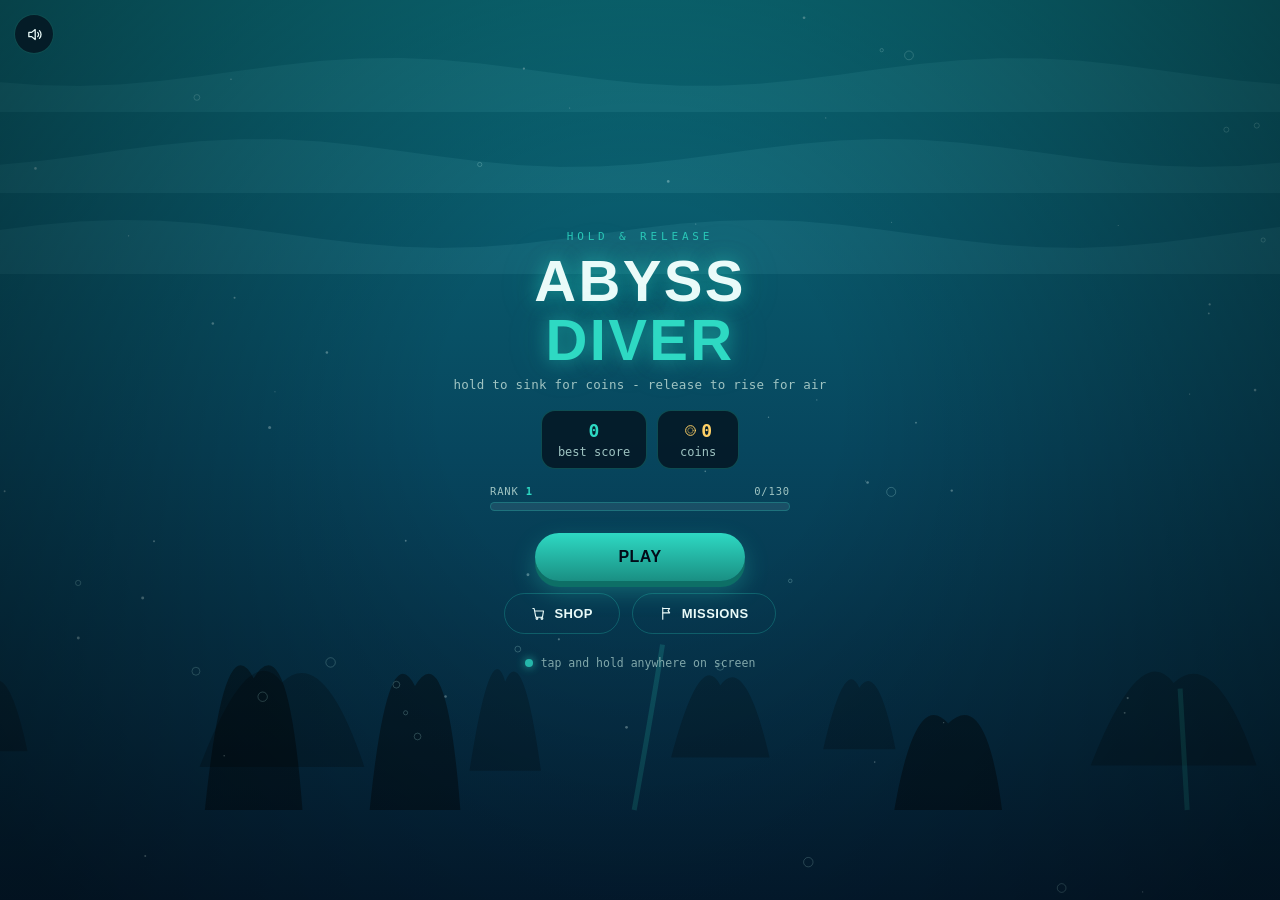
<file: coinfin.html>
<!DOCTYPE html>
<html lang="en">
<head>
<meta charset="UTF-8">
<meta name="viewport" content="width=device-width, initial-scale=1.0, maximum-scale=1.0, user-scalable=no, viewport-fit=cover">
<title>Abyss Diver</title>
<style>
  :root{
    --abyss:#020B18;
    --deep:#06304F;
    --shallow:#0B6E7A;
    --bio:#2ED9C3;
    --bio-dim:#1a8f83;
    --coral:#FF6B4A;
    --gold:#FFD166;
    --ink:#eafbf9;
    --ink-dim:#9fc4c2;
    --panel:rgba(4,20,32,0.82);
    --panel-border:rgba(46,217,195,0.25);
    --mono: ui-monospace, 'SF Mono', 'Consolas', 'Menlo', monospace;
    --disp: 'Arial Black', 'Helvetica Neue', Arial, sans-serif;
    --accent: var(--bio);
  }
  *{box-sizing:border-box;}
  html,body{
    margin:0; padding:0; width:100%; height:100%; overflow:hidden;
    background:var(--abyss); color:var(--ink);
    font-family:-apple-system,BlinkMacSystemFont,'Segoe UI',Roboto,sans-serif;
    touch-action:none; -webkit-user-select:none; user-select:none;
    -webkit-touch-callout:none; overscroll-behavior:none;
  }
  svg{display:block;}
  #app{position:fixed; inset:0; width:100%; height:100%;}
  #game{position:fixed; inset:0; width:100%; height:100%; display:block; touch-action:none;}

  /* ---------- Screens ---------- */
  .screen{
    position:fixed; inset:0; display:flex; flex-direction:column; align-items:center; justify-content:center;
    opacity:0; pointer-events:none; transition:opacity .3s ease;
    padding:20px; text-align:center;
  }
  .screen.active{opacity:1; pointer-events:auto;}

  .eyebrow{
    font-family:var(--mono); letter-spacing:.35em; font-size:11px; color:var(--accent);
    text-transform:uppercase; margin-bottom:8px; opacity:.85;
  }
  .title{
    font-family:var(--disp); font-weight:900; letter-spacing:.04em;
    font-size:clamp(34px,10vw,58px); margin:0; color:var(--ink);
    text-shadow:0 0 18px rgba(46,217,195,.5), 0 0 46px rgba(46,217,195,.22);
    line-height:1.02;
  }
  .title .accent{color:var(--accent);}
  .subtitle{
    font-family:var(--mono); font-size:12.5px; color:var(--ink-dim); margin:8px 0 18px;
    letter-spacing:.02em;
  }

  .statsRow{display:flex; gap:10px; margin-bottom:16px; flex-wrap:wrap; justify-content:center;}
  .statChip{
    background:var(--panel); border:1px solid var(--panel-border); border-radius:14px;
    padding:9px 16px; font-family:var(--mono); font-size:12px; color:var(--ink-dim);
    display:flex; flex-direction:column; align-items:center; gap:4px; min-width:82px;
  }
  .statChip b{font-size:18px; color:var(--gold); font-weight:700; display:flex; align-items:center; gap:4px;}
  .statChip.best b{color:var(--accent);}

  .rankTrack{width:100%; max-width:300px; margin:0 auto 16px;}
  .rankLabel{display:flex; justify-content:space-between; font-family:var(--mono); font-size:10.5px; color:var(--ink-dim); margin-bottom:5px; letter-spacing:.08em;}
  .rankLabel b{color:var(--accent);}
  .rankBar{height:9px; border-radius:999px; background:rgba(255,255,255,.08); overflow:hidden; border:1px solid var(--panel-border); position:relative;}
  .rankBarFill{height:100%; background:linear-gradient(90deg,var(--bio-dim),var(--accent)); border-radius:999px; transition:width .4s ease;}

  .btn{
    font-family:var(--disp); font-weight:900; letter-spacing:.03em; font-size:16px;
    border:none; border-radius:999px; padding:15px 34px; cursor:pointer;
    color:var(--abyss); background:linear-gradient(180deg,var(--accent),var(--bio-dim));
    box-shadow:0 6px 0 #0d6f66, 0 10px 24px rgba(46,217,195,.3);
    transition:transform .08s ease, box-shadow .08s ease;
    margin:6px; -webkit-tap-highlight-color:transparent;
    display:inline-flex; align-items:center; gap:8px;
  }
  .btn:active{transform:translateY(4px); box-shadow:0 2px 0 #0d6f66, 0 4px 12px rgba(46,217,195,.3);}
  .btn.secondary{
    background:transparent; color:var(--ink); border:1.5px solid var(--panel-border);
    box-shadow:none; padding:12px 26px; font-size:13px;
  }
  .btn.secondary:active{transform:translateY(2px); background:rgba(46,217,195,.08);}
  .btn.wide{min-width:210px; justify-content:center;}
  .btn:disabled{opacity:.35; filter:grayscale(.6); cursor:default; box-shadow:none;}
  .btn:disabled:active{transform:none;}
  .btnRow{display:flex; flex-wrap:wrap; justify-content:center;}
  .navRow{position:relative;}
  .badgeDot{
    position:absolute; top:2px; right:2px; width:9px; height:9px; border-radius:50%;
    background:var(--coral); box-shadow:0 0 6px var(--coral); border:1.5px solid var(--abyss);
  }

  .hint{
    font-family:var(--mono); font-size:11.5px; color:var(--ink-dim); margin-top:16px;
    display:flex; align-items:center; gap:8px; opacity:.8;
  }
  .hint .pulse{
    width:8px; height:8px; border-radius:50%; background:var(--accent);
    box-shadow:0 0 10px var(--accent); animation:pulse 1.4s infinite ease-in-out;
  }
  @keyframes pulse{0%,100%{opacity:.3; transform:scale(.8);} 50%{opacity:1; transform:scale(1.15);}}

  #muteBtn{
    position:fixed; top:max(14px,env(safe-area-inset-top)); left:14px; z-index:20; width:40px; height:40px; border-radius:50%;
    background:var(--panel); border:1px solid var(--panel-border); color:var(--ink);
    display:flex; align-items:center; justify-content:center; cursor:pointer;
  }

  /* ---------- Loading ---------- */
  #loadingScreen{gap:14px;}
  .spinner{
    width:44px; height:44px; border-radius:50%;
    border:3px solid rgba(46,217,195,.2); border-top-color:var(--accent);
    animation:spin 1s linear infinite;
  }
  @keyframes spin{to{transform:rotate(360deg);}}

  /* ---------- Shop / Missions shared list styling ---------- */
  .subScreen{justify-content:flex-start; padding-top:16px;}
  .subHeader{width:100%; max-width:520px; display:flex; align-items:center; justify-content:space-between; margin-bottom:6px;}
  .backBtn{
    background:var(--panel); border:1px solid var(--panel-border); color:var(--ink);
    border-radius:999px; padding:8px 15px; font-family:var(--mono); font-size:12px; cursor:pointer;
    display:flex; align-items:center; gap:6px;
  }
  .coinBalance{
    font-family:var(--mono); font-size:14px; color:var(--gold); background:var(--panel);
    border:1px solid var(--panel-border); border-radius:999px; padding:8px 15px;
    display:flex; align-items:center; gap:6px;
  }
  .tabs{display:flex; gap:6px; margin:12px 0 10px; background:var(--panel); padding:4px; border-radius:999px; border:1px solid var(--panel-border);}
  .tabBtn{
    font-family:var(--mono); font-size:11.5px; letter-spacing:.05em; text-transform:uppercase;
    padding:7px 15px; border-radius:999px; border:none; background:transparent; color:var(--ink-dim); cursor:pointer;
  }
  .tabBtn.active{background:var(--accent); color:var(--abyss); font-weight:700;}

  .scrollList{width:100%; max-width:520px; overflow-y:auto; flex:1; padding-bottom:14px; -webkit-overflow-scrolling:touch;}
  .rowCard{
    display:flex; align-items:center; gap:12px; background:var(--panel); border:1px solid var(--panel-border);
    border-radius:16px; padding:12px 14px; margin-bottom:9px; text-align:left;
  }
  .rowIcon{
    width:38px; height:38px; border-radius:11px; background:rgba(46,217,195,.1); color:var(--accent);
    display:flex; align-items:center; justify-content:center; flex-shrink:0; border:1px solid var(--panel-border);
  }
  .rowInfo{flex:1; min-width:0;}
  .rowInfo .name{font-weight:700; font-size:14px;}
  .rowInfo .desc{font-family:var(--mono); font-size:10.5px; color:var(--ink-dim); margin-top:2px;}
  .levelDots{display:flex; gap:4px; margin-top:6px;}
  .levelDots span{width:14px; height:5px; border-radius:3px; background:rgba(255,255,255,.12);}
  .levelDots span.on{background:var(--accent); box-shadow:0 0 6px var(--accent);}
  .actionBtn{
    font-family:var(--mono); font-size:11.5px; font-weight:700; color:var(--abyss);
    background:var(--gold); border:none; border-radius:10px; padding:9px 11px; cursor:pointer; flex-shrink:0; min-width:60px;
    display:flex; align-items:center; justify-content:center; gap:4px;
  }
  .actionBtn.maxed{background:transparent; color:var(--accent); border:1px solid var(--accent);}
  .actionBtn.locked{background:transparent; color:var(--ink-dim); border:1px solid var(--panel-border);}
  .actionBtn:disabled{opacity:.35;}

  .skinGrid{display:grid; grid-template-columns:1fr 1fr; gap:9px;}
  .skinCard{
    background:var(--panel); border:1.5px solid var(--panel-border); border-radius:16px; padding:13px 8px;
    display:flex; flex-direction:column; align-items:center; gap:7px;
  }
  .skinCard.equipped{border-color:var(--accent); box-shadow:0 0 14px rgba(46,217,195,.28);}
  .skinSwatch{width:48px; height:48px; border-radius:50%; box-shadow:inset 0 -8px 14px rgba(0,0,0,.35), 0 0 16px var(--sc,transparent);}
  .themeSwatch{width:64px; height:38px; border-radius:8px; box-shadow:inset 0 -6px 10px rgba(0,0,0,.35);}
  .skinCard .name{font-size:12px; font-weight:700;}
  .skinCard .cost{font-family:var(--mono); font-size:10.5px; color:var(--gold); display:flex; align-items:center; gap:3px;}

  .missionProgWrap{margin-top:7px; display:flex; align-items:center; gap:7px;}
  .missionBar{flex:1; height:7px; border-radius:999px; background:rgba(255,255,255,.1); overflow:hidden;}
  .missionBarFill{height:100%; background:var(--accent); border-radius:999px;}
  .missionProgTxt{font-family:var(--mono); font-size:10px; color:var(--ink-dim); white-space:nowrap;}

  .resetLink{font-family:var(--mono); font-size:10px; color:rgba(255,255,255,.3); margin-top:4px; text-decoration:underline; cursor:pointer;}

  /* ---------- HUD ---------- */
  #hud{position:fixed; inset:0; pointer-events:none; opacity:0; transition:opacity .25s ease;}
  #hud.active{opacity:1;}
  .hudTop{
    position:absolute; top:max(12px, env(safe-area-inset-top)); left:12px; right:12px;
    display:grid; grid-template-columns:1fr auto 1fr; align-items:flex-start; gap:6px;
  }
  .hudLeft{display:flex; flex-direction:column; gap:6px; align-items:flex-start;}
  .hudCenter{display:flex; flex-direction:column; align-items:center;}
  .hudRight{display:flex; flex-direction:column; gap:6px; align-items:flex-end;}
  .pill{
    font-family:var(--mono); font-size:13px; font-weight:600; color:var(--ink);
    background:var(--panel); border:1px solid var(--panel-border); border-radius:999px;
    padding:7px 12px; display:flex; align-items:center; gap:6px; backdrop-filter:blur(6px);
  }
  .pill.coinPill{color:var(--gold);}
  .scoreBig{
    font-family:var(--mono); font-weight:700; font-size:30px; color:var(--ink); line-height:1;
    text-shadow:0 0 12px rgba(46,217,195,.5);
  }
  .scoreSub{font-family:var(--mono); font-size:9.5px; color:var(--ink-dim); letter-spacing:.15em; margin-top:2px;}
  .comboBadge{
    margin-top:5px; font-family:var(--mono); font-size:11px; font-weight:700; color:var(--abyss);
    background:var(--gold); padding:3px 10px; border-radius:999px; opacity:0; transform:scale(.8);
    transition:opacity .15s ease, transform .15s ease;
  }
  .comboBadge.show{opacity:1; transform:scale(1);}

  #quitBtn{
    pointer-events:auto; width:34px; height:34px; border-radius:50%; border:1px solid var(--panel-border);
    background:var(--panel); color:var(--ink-dim); cursor:pointer; flex-shrink:0;
    display:flex; align-items:center; justify-content:center;
  }
  #livesRow{display:flex; gap:4px;}
  .heartIcon{width:17px; height:17px; color:var(--coral); filter:drop-shadow(0 0 4px rgba(255,107,74,.6));}
  .heartIcon.lost{color:rgba(255,255,255,.15); filter:none;}

  .oxygenWrap{position:relative; width:64px; height:64px;}
  .oxygenWrap svg.dial{width:100%; height:100%; transform:rotate(-90deg);}
  .oxygenWrap .oTrack{fill:none; stroke:rgba(255,255,255,.12); stroke-width:7;}
  .oxygenWrap .oFill{fill:none; stroke:var(--bio); stroke-width:7; stroke-linecap:round; filter:drop-shadow(0 0 5px var(--bio));}
  .oxygenLabel{
    position:absolute; inset:0; display:flex; align-items:center; justify-content:center;
    font-family:var(--mono); font-size:14px; font-weight:700; color:var(--ink); flex-direction:column; line-height:1.1;
  }
  .oxygenLabel span{font-size:7px; color:var(--ink-dim); letter-spacing:.1em;}

  #depthTrack{
    position:absolute; top:130px; right:24px; width:5px; height:34vh; max-height:300px;
    border-radius:6px; opacity:.6;
  }
  .depthMarker{
    position:absolute; left:50%; width:12px; height:12px; border-radius:50%;
    background:var(--accent); box-shadow:0 0 8px var(--accent); transform:translate(-50%,-50%);
  }
  .depthLabel{
    position:absolute; right:13px; font-family:var(--mono); font-size:8px; letter-spacing:.1em;
    color:var(--ink-dim); white-space:nowrap;
  }
  .depthLabel.topL{top:-4px;}
  .depthLabel.botL{bottom:-4px; color:var(--coral);}

  #powerupTray{
    position:absolute; bottom:max(16px, env(safe-area-inset-bottom)); left:12px;
    display:flex; gap:7px;
  }
  .puBadge{
    width:40px; height:40px; border-radius:12px; background:var(--panel); border:1px solid var(--accent);
    display:flex; align-items:center; justify-content:center; position:relative; overflow:hidden; color:var(--accent);
  }
  .puBadge .bar{position:absolute; left:0; bottom:0; height:3px; background:var(--accent); width:100%;}

  #centerMsg{
    position:absolute; top:36%; left:50%; transform:translate(-50%,-50%);
    font-family:var(--disp); font-size:14px; letter-spacing:.07em; color:var(--coral);
    text-shadow:0 0 12px rgba(255,107,74,.7); opacity:0; text-align:center;
  }
  #toast{
    position:absolute; top:16%; left:50%; transform:translate(-50%,-8px); min-width:220px;
    background:var(--panel); border:1px solid var(--accent); border-radius:14px; padding:10px 18px;
    font-family:var(--mono); font-size:12.5px; color:var(--ink); text-align:center; opacity:0;
    transition:opacity .25s ease, transform .25s ease; pointer-events:none;
  }
  #toast.show{opacity:1; transform:translate(-50%,0);}
  #toast b{color:var(--gold);}

  /* ---------- Game Over / Revive ---------- */
  .goCause{font-family:var(--mono); font-size:11px; color:var(--coral); letter-spacing:.18em; margin-bottom:4px; text-transform:uppercase;}
  .newBest{
    font-family:var(--mono); font-size:11px; color:var(--abyss); background:var(--gold);
    padding:4px 12px; border-radius:999px; margin-top:6px; font-weight:700; letter-spacing:.06em;
  }
  #reviveScreen .title{font-size:clamp(26px,8vw,38px);}
  .costTag{
    font-family:var(--mono); font-size:15px; color:var(--gold); background:var(--panel);
    border:1px solid var(--panel-border); border-radius:999px; padding:8px 18px; margin:10px 0 6px;
    display:flex; align-items:center; gap:6px;
  }

  ::-webkit-scrollbar{width:0; height:0;}
  .ic{display:inline-flex; align-items:center; justify-content:center; flex-shrink:0;}
</style>
</head>
<body>
<div id="app">
  <canvas id="game"></canvas>

  <button id="muteBtn"></button>

  <!-- HUD -->
  <div id="hud">
    <div class="hudTop">
      <div class="hudLeft">
        <div class="pill coinPill"><span class="ic" id="hudCoinIcon"></span><span id="hudCoins">0</span></div>
        <div id="livesRow"></div>
      </div>
      <div class="hudCenter">
        <div class="scoreBig" id="hudScore">0</div>
        <div class="scoreSub" id="hudDist">0m</div>
        <div class="comboBadge" id="comboBadge">x1</div>
      </div>
      <div class="hudRight">
        <button id="quitBtn"></button>
        <div class="oxygenWrap">
          <svg class="dial" viewBox="0 0 80 80">
            <circle class="oTrack" cx="40" cy="40" r="34"></circle>
            <circle class="oFill" id="oFill" cx="40" cy="40" r="34" stroke-dasharray="213.6" stroke-dashoffset="0"></circle>
          </svg>
          <div class="oxygenLabel"><span>AIR</span><b id="oxyPct">100</b></div>
        </div>
      </div>
    </div>
    <div id="depthTrack">
      <div class="depthMarker" id="depthMarker" style="top:0%;"></div>
      <div class="depthLabel topL">SURFACE</div>
      <div class="depthLabel botL">TRENCH</div>
    </div>
    <div id="powerupTray"></div>
    <div id="centerMsg"></div>
    <div id="toast"></div>
  </div>

  <!-- Loading -->
  <div id="loadingScreen" class="screen active">
    <div class="spinner"></div>
    <div class="subtitle" style="margin-top:16px;">descending into the abyss...</div>
  </div>

  <!-- Menu -->
  <div id="menuScreen" class="screen">
    <div class="eyebrow">hold &amp; release</div>
    <h1 class="title">ABYSS<br><span class="accent">DIVER</span></h1>
    <div class="subtitle">hold to sink for coins - release to rise for air</div>
    <div class="statsRow">
      <div class="statChip best"><b id="menuBest">0</b>best score</div>
      <div class="statChip"><b id="menuCoins">0</b>coins</div>
    </div>
    <div class="rankTrack">
      <div class="rankLabel"><span>RANK <b id="rankLevel">1</b></span><span id="rankXpTxt">0/90</span></div>
      <div class="rankBar"><div class="rankBarFill" id="rankBarFill" style="width:0%;"></div></div>
    </div>
    <button class="btn wide" id="playBtn">PLAY</button>
    <div class="btnRow">
      <button class="btn secondary" id="shopBtnMenu"></button>
      <div class="navRow"><button class="btn secondary" id="missionsBtnMenu"></button><div class="badgeDot" id="missionDot" style="display:none;"></div></div>
    </div>
    <div class="hint"><span class="pulse"></span> tap and hold anywhere on screen</div>
  </div>

  <!-- Shop -->
  <div id="shopScreen" class="screen subScreen">
    <div class="subHeader">
      <button class="backBtn" id="shopBack"></button>
      <div class="coinBalance"><span class="ic" id="shopCoinIcon"></span><span id="shopCoins">0</span></div>
    </div>
    <div class="tabs">
      <button class="tabBtn active" id="tabUpgrades">Upgrades</button>
      <button class="tabBtn" id="tabSkins">Skins</button>
      <button class="tabBtn" id="tabThemes">Themes</button>
    </div>
    <div class="scrollList" id="shopList"></div>
    <div class="resetLink" id="resetLink">reset progress</div>
  </div>

  <!-- Missions -->
  <div id="missionsScreen" class="screen subScreen">
    <div class="subHeader">
      <button class="backBtn" id="missionsBack"></button>
      <div class="coinBalance"><span class="ic" id="missionsCoinIcon"></span><span id="missionsCoins">0</span></div>
    </div>
    <div class="eyebrow" style="margin-top:8px;">today's missions</div>
    <div class="scrollList" id="missionsList" style="margin-top:6px;"></div>
  </div>

  <!-- Revive prompt -->
  <div id="reviveScreen" class="screen">
    <div class="goCause" id="reviveCause">out of air</div>
    <h1 class="title">SECOND<br><span class="accent">CHANCE?</span></h1>
    <div class="costTag"><span class="ic" id="reviveCoinIcon"></span><span id="reviveCostTxt">0</span></div>
    <div class="btnRow">
      <button class="btn wide" id="reviveBtn">REVIVE</button>
    </div>
    <div class="btnRow"><button class="btn secondary" id="giveUpBtn">GIVE UP</button></div>
  </div>

  <!-- Game Over -->
  <div id="gameoverScreen" class="screen">
    <div class="goCause" id="goCause">out of air</div>
    <h1 class="title" style="font-size:clamp(28px,8vw,42px);">RUN<br><span class="accent">COMPLETE</span></h1>
    <div class="statsRow">
      <div class="statChip"><b id="goScore">0</b>score</div>
      <div class="statChip"><b id="goCoins">0</b>coins earned</div>
    </div>
    <div id="goBestBadge" class="newBest" style="display:none;">NEW BEST SCORE</div>
    <div style="margin-top:18px;">
      <button class="btn wide" id="retryBtn">DIVE AGAIN</button>
    </div>
    <div class="btnRow">
      <button class="btn secondary" id="shopBtnGo"></button>
      <button class="btn secondary" id="menuBtnGo">MENU</button>
    </div>
  </div>
</div>

<script>
(function(){
"use strict";

/* ============================= ICONS (vector, no emoji) ============================= */
const ICON_PATHS = {
  coin:      '<circle cx="12" cy="12" r="9"/><circle cx="12" cy="12" r="5" opacity=".5"/>',
  gem:       '<path d="M4 9l4-5h8l4 5-8 11z"/><path d="M4 9h16M9 4l3 5-3 11M15 4l-3 5 3 11"/>',
  tank:      '<rect x="8" y="6" width="8" height="15" rx="3"/><rect x="10" y="2" width="4" height="5" rx="1"/>',
  fin:       '<path d="M4 19c7-2 10-9 9-16 5 3 8 10 3 17-4 4-9 3-12-1z"/>',
  magnet:    '<path d="M7 4v8a5 5 0 0010 0V4"/><path d="M7 4h4M13 4h4"/><rect x="5" y="12" width="4" height="6" rx="1"/><rect x="15" y="12" width="4" height="6" rx="1"/>',
  spark:     '<path d="M12 2l1.8 6.2L20 10l-6.2 1.8L12 18l-1.8-6.2L4 10l6.2-1.8z"/>',
  shield:    '<path d="M12 2l8 3v6c0 5-3.5 9-8 11-4.5-2-8-6-8-11V5l8-3z"/><path d="M8.5 12l2.5 2.5L16 9"/>',
  clock:     '<circle cx="12" cy="12" r="9"/><path d="M12 7v5l3.5 3.5"/>',
  star:      '<path d="M12 2l2.9 6.3 6.9.7-5.2 4.6 1.6 6.8L12 16.9 5.8 20.4l1.6-6.8L2.2 9l6.9-.7z"/>',
  trophy:    '<path d="M8 4h8v4a4 4 0 01-8 0V4z"/><path d="M8 5H5a3 3 0 003 3M16 5h3a3 3 0 01-3 3"/><path d="M12 12v4"/><path d="M8 20h8M9.5 20l.7-4h3.6l.7 4"/>',
  flag:      '<path d="M6 3v18"/><path d="M6 4h11l-2.5 3.5L17 11H6"/>',
  lock:      '<rect x="6" y="11" width="12" height="9" rx="2"/><path d="M8 11V7a4 4 0 018 0v4"/>',
  check:     '<path d="M5 12.5l4.5 4.5L19 7.5"/>',
  heart:     '<path d="M12 20s-7-4.3-9.5-9C.8 7.4 3 4 6.3 4c2 0 3.4 1.1 4.2 2.4C11.3 5.1 12.7 4 14.7 4 18 4 20.2 7.4 18.5 11 16 15.7 12 20 12 20z"/>',
  cart:      '<path d="M3 4h2l2.4 12.2a2 2 0 002 1.8h7.2a2 2 0 002-1.8L20 8H6"/><circle cx="9.5" cy="20" r="1.4"/><circle cx="17.5" cy="20" r="1.4"/>',
  back:      '<path d="M15 5L8 12l7 7"/>',
  close:     '<path d="M6 6l12 12M18 6L6 18"/>',
  speaker:   '<path d="M4 9v6h4l5 4V5L8 9H4z"/><path d="M16.5 9a4.2 4.2 0 010 6M19 6.5a8 8 0 010 11"/>',
  speakerOff:'<path d="M4 9v6h4l5 4V5L8 9H4z"/><path d="M15 9.5l5 5M20 9.5l-5 5"/>',
  medal:     '<circle cx="12" cy="14" r="6"/><path d="M9.5 8.5L7 2h2l3 5 3-5h2l-2.5 6.5"/><path d="M12 11v6"/>',
  target:    '<circle cx="12" cy="12" r="8"/><circle cx="12" cy="12" r="4"/><circle cx="12" cy="12" r=".8" fill="currentColor"/>',
  bolt:      '<path d="M13 2L4 14h6l-1 8 9-12h-6z"/>',
  wave:      '<path d="M3 15c2 0 2-3 4-3s2 3 4 3 2-3 4-3 2 3 4 3 2-3 4-3"/>',
  crown:     '<path d="M4 18h16l1-9-5 3-4-6-4 6-5-3z"/><path d="M4 18v2h16v-2"/>'
};
function icoStr(name, size, extraClass){
  const s = size||16;
  return '<svg class="ic '+(extraClass||'')+'" viewBox="0 0 24 24" width="'+s+'" height="'+s+'" fill="none" stroke="currentColor" stroke-width="1.8" stroke-linecap="round" stroke-linejoin="round">'+(ICON_PATHS[name]||'')+'</svg>';
}

/* ============================= CONFIG ============================= */
const UPGRADES = {
  ox:    {name:'Oxygen Tank',   desc:'+20 max air, slower drain', max:7, baseCost:60,  icon:'tank'},
  buoy:  {name:'Buoyancy Fins', desc:'Faster, snappier rise',     max:7, baseCost:60,  icon:'fin'},
  mag:   {name:'Coin Magnet',   desc:'Passive coin pull radius',  max:4, baseCost:110, icon:'magnet'},
  luck:  {name:'Lucky Current', desc:'More power-ups spawn',      max:4, baseCost:130, icon:'spark'},
  value: {name:'Deep Pockets',  desc:'+12% coin & pearl value',   max:5, baseCost:140, icon:'gem'}
};
const SKINS = [
  {id:'classic', name:'Classic Blue', cost:0,    color:'#2ED9C3'},
  {id:'coral',   name:'Coral Red',    cost:220,  color:'#FF6B4A'},
  {id:'gold',    name:'Gold Diver',   cost:480,  color:'#FFD166'},
  {id:'neon',    name:'Neon Bio',     cost:850,  color:'#B14EFF', glow:true},
  {id:'chrome',  name:'Abyssal Chrome', cost:0, rankReq:10, color:'#D7E6EA', glow:true}
];
const THEMES = [
  {id:'abyss',    name:'Bio Abyss',      cost:0,   accent:'#2ED9C3', palette:{shallow:[11,110,122], mid:[6,48,79],   deep:[2,11,24]}},
  {id:'reef',     name:'Coral Reef',     cost:260, accent:'#FF9F6B', palette:{shallow:[16,140,150], mid:[8,80,110],  deep:[4,28,52]}},
  {id:'kelp',     name:'Kelp Forest',    cost:300, accent:'#8CFF7A', palette:{shallow:[20,120,80],  mid:[8,64,48],   deep:[3,20,18]}},
  {id:'volcanic', name:'Volcanic Trench',cost:560, accent:'#FF5D3A', palette:{shallow:[80,34,28],   mid:[42,14,15],  deep:[10,3,4]}},
  {id:'arctic',   name:'Arctic Ice',     cost:480, accent:'#BFEFFF', palette:{shallow:[150,205,225],mid:[70,112,142],deep:[15,30,48]}},
  {id:'midnight', name:'Midnight Trench',cost:0, rankReq:15, accent:'#B14EFF', palette:{shallow:[60,30,110],mid:[26,12,56],deep:[6,3,16]}}
];
function upgradeCost(key, curLevel){ return Math.round(UPGRADES[key].baseCost * Math.pow(curLevel+1, 1.8)); }
function needXP(level){ return 90 + level*40; }
function todayStr(){ const d=new Date(); return d.getFullYear()+'-'+(d.getMonth()+1)+'-'+d.getDate(); }
function missionPool(){
  return [
    {track:'coinsRun',     target:randi(30,90),   label:(t)=>'Collect '+t+' coins in one dive'},
    {track:'pearlsRun',    target:randi(5,14),    label:(t)=>'Collect '+t+' pearls in one dive'},
    {track:'noHit',        target:randi(18,40),   label:(t)=>'Survive '+t+'s without taking a hit'},
    {track:'deepVisits',   target:randi(3,7),     label:(t)=>'Reach the trench '+t+' times'},
    {track:'distanceToday',target:randi(500,1200),label:(t)=>'Travel '+t+'m total today'},
    {track:'combo',        target:randi(3,5),     label:(t)=>'Reach a x'+t+' combo'}
  ];
}
function rewardFor(track, target){
  const mult = {coinsRun:2.2, pearlsRun:9, noHit:5, deepVisits:18, distanceToday:0.55, combo:45}[track]||3;
  return Math.max(20, Math.round(target*mult));
}
function randi(a,b){ return (a+Math.random()*(b-a))|0; }
function defaultSave(){
  return {
    coins:0, bestScore:0,
    upg:{ox:0,buoy:0,mag:0,luck:0,value:0},
    skins:['classic'], equipped:'classic',
    themes:['abyss'], equippedTheme:'abyss',
    muted:false,
    rank:{level:1, xp:0},
    missions:{date:'', list:[], distanceToday:0}
  };
}
let save = defaultSave();
const SAVE_KEY = 'abyss-diver-save-v2';
const METERS_DIV = 25; // px per "meter" for pacing
function metersOf(px){ return Math.floor(px/METERS_DIV); }

/* ============================= DOM ============================= */
const $ = (id)=>document.getElementById(id);
const canvas = $('game');
const ctx = canvas.getContext('2d');
const el = {
  loading:$('loadingScreen'), menu:$('menuScreen'), shop:$('shopScreen'), gameover:$('gameoverScreen'),
  missions:$('missionsScreen'), revive:$('reviveScreen'),
  hud:$('hud'), hudCoins:$('hudCoins'), hudScore:$('hudScore'), hudDist:$('hudDist'), comboBadge:$('comboBadge'),
  oFill:$('oFill'), oxyPct:$('oxyPct'), depthMarker:$('depthMarker'), depthTrack:$('depthTrack'),
  powerupTray:$('powerupTray'), centerMsg:$('centerMsg'), toast:$('toast'), livesRow:$('livesRow'),
  menuBest:$('menuBest'), menuCoins:$('menuCoins'), rankLevel:$('rankLevel'), rankXpTxt:$('rankXpTxt'), rankBarFill:$('rankBarFill'),
  shopCoins:$('shopCoins'), shopList:$('shopList'), missionsCoins:$('missionsCoins'), missionsList:$('missionsList'), missionDot:$('missionDot'),
  goCause:$('goCause'), goScore:$('goScore'), goCoins:$('goCoins'), goBestBadge:$('goBestBadge'),
  reviveCause:$('reviveCause'), reviveCostTxt:$('reviveCostTxt'),
  muteBtn:$('muteBtn')
};
// inject icons into static buttons
$('quitBtn').innerHTML = icoStr('close',15);
$('hudCoinIcon').innerHTML = icoStr('coin',14);
$('shopCoinIcon').innerHTML = icoStr('coin',14);
$('missionsCoinIcon').innerHTML = icoStr('coin',14);
$('reviveCoinIcon').innerHTML = icoStr('coin',15);
$('shopBtnMenu').innerHTML = icoStr('cart',15)+' SHOP';
$('missionsBtnMenu').innerHTML = icoStr('flag',15)+' MISSIONS';
$('shopBtnGo').innerHTML = icoStr('cart',15)+' SHOP';
$('shopBack').innerHTML = icoStr('back',13)+' BACK';
$('missionsBack').innerHTML = icoStr('back',13)+' BACK';

let W=0,H=0,DPR=1;
function resize(){
  DPR = Math.min(window.devicePixelRatio||1, 2);
  W = window.innerWidth; H = window.innerHeight;
  canvas.width = Math.floor(W*DPR); canvas.height = Math.floor(H*DPR);
  canvas.style.width = W+'px'; canvas.style.height = H+'px';
  ctx.setTransform(DPR,0,0,DPR,0,0);
  computeBounds();
  genParallax();
}
function computeBounds(){ surfaceY = H*0.11; seafloorY = H*0.90; }
let surfaceY=0, seafloorY=0;

/* ============================= AUDIO ============================= */
let actx=null;
function ensureAudio(){ if(actx) return; try{ actx = new (window.AudioContext||window.webkitAudioContext)(); }catch(e){ actx=null; } }
function tone(freq, dur, type, vol, delay){
  if(!actx || save.muted) return;
  try{
    const t0 = actx.currentTime + (delay||0);
    const osc = actx.createOscillator(); const gain = actx.createGain();
    osc.type = type||'sine'; osc.frequency.setValueAtTime(freq, t0);
    gain.gain.setValueAtTime(0, t0);
    gain.gain.linearRampToValueAtTime(vol||0.12, t0+0.012);
    gain.gain.exponentialRampToValueAtTime(0.001, t0+dur);
    osc.connect(gain); gain.connect(actx.destination);
    osc.start(t0); osc.stop(t0+dur+0.02);
  }catch(e){}
}
const sfx = {
  coin(){ tone(880,0.09,'triangle',0.10); tone(1320,0.09,'triangle',0.07,0.03); },
  pearl(){ tone(660,0.1,'sine',0.12); tone(990,0.12,'sine',0.09,0.04); tone(1320,0.12,'sine',0.07,0.08); },
  bubble(){ tone(520,0.12,'sine',0.09); },
  powerup(){ tone(440,0.08,'square',0.08); tone(660,0.08,'square',0.08,0.06); tone(880,0.1,'square',0.08,0.12); },
  hit(){ tone(140,0.28,'sawtooth',0.16); tone(90,0.3,'sine',0.14,0.03); },
  shieldBreak(){ tone(300,0.15,'square',0.12); tone(200,0.15,'square',0.1,0.05); },
  click(){ tone(700,0.05,'triangle',0.07); },
  levelUp(){ tone(523,0.1,'triangle',0.1); tone(659,0.1,'triangle',0.1,0.09); tone(784,0.16,'triangle',0.1,0.18); },
  combo(){ tone(1046,0.06,'square',0.06); }
};

/* ============================= STORAGE ============================= */
async function loadSave(){
  try{
    const res = await window.storage.get(SAVE_KEY, false);
    if(res && res.value){
      const p = JSON.parse(res.value);
      save = Object.assign(defaultSave(), p);
      save.upg = Object.assign({ox:0,buoy:0,mag:0,luck:0,value:0}, p.upg||{});
      save.rank = Object.assign({level:1,xp:0}, p.rank||{});
      save.missions = Object.assign({date:'',list:[],distanceToday:0}, p.missions||{});
      save.skins = (p.skins&&p.skins.length)?p.skins:['classic'];
      save.themes = (p.themes&&p.themes.length)?p.themes:['abyss'];
    } else { save = defaultSave(); }
  }catch(e){ save = defaultSave(); }
  ensureDailyMissions();
}
let saveQueued=false;
async function persistSave(){
  if(saveQueued) return; saveQueued=true;
  try{ await window.storage.set(SAVE_KEY, JSON.stringify(save), false); }catch(e){}
  finally{ saveQueued=false; }
}
function ensureDailyMissions(){
  const t = todayStr();
  if(save.missions.date !== t){
    const pool = missionPool();
    for(let i=pool.length-1;i>0;i--){ const j=(Math.random()*(i+1))|0; const tmp=pool[i]; pool[i]=pool[j]; pool[j]=tmp; }
    const chosen = pool.slice(0,3).map(m=>({track:m.track, target:m.target, label:m.label(m.target), progress:0, claimed:false, reward:rewardFor(m.track,m.target)}));
    save.missions = {date:t, list:chosen, distanceToday: (save.missions.date===t? save.missions.distanceToday:0)};
    persistSave();
  }
}

/* ============================= HELPERS ============================= */
const rand=(a,b)=>a+Math.random()*(b-a);
const pick=(arr)=>arr[(Math.random()*arr.length)|0];
const clamp=(v,a,b)=>Math.max(a,Math.min(b,v));
const lerp=(a,b,t)=>a+(b-a)*t;
function dist2(x1,y1,x2,y2){ const dx=x1-x2, dy=y1-y2; return dx*dx+dy*dy; }
function currentTheme(){ return THEMES.find(t=>t.id===save.equippedTheme)||THEMES[0]; }

/* ============================= STATE ============================= */
let screen='loading', held=false, time=0;
const diver={x:0,y:0,vy:0,r:19,phase:0,shield:false,invuln:0,trail:[]};
let entities=[], particles=[];
let parallaxFar=[], parallaxNear=[], dust=[], ambientBubbles=[];
let run = null;

function initAmbient(){
  ambientBubbles=[];
  for(let i=0;i<22;i++) ambientBubbles.push({x:rand(0,W),y:rand(0,H),r:rand(1.5,5),sp:rand(14,34),sway:rand(0,7),swaySp:rand(.5,1.3)});
  dust=[];
  for(let i=0;i<45;i++) dust.push({x:rand(0,W),y:rand(0,H),r:rand(.5,1.6),sp:rand(4,14),phase:rand(0,7)});
}
function genParallax(){
  parallaxFar=[]; parallaxNear=[];
  let x=-50;
  while(x<W+300){ parallaxFar.push({x,w:rand(70,170),h:rand(40,100),seed:rand(0,7)}); x+=rand(140,280); }
  x=-80;
  while(x<W+300){ parallaxNear.push({x,w:rand(50,110),h:rand(80,190),kind:Math.random()<0.5?'rock':'frond',phase:rand(0,7)}); x+=rand(150,300); }
}
resize();
window.addEventListener('resize', resize);
initAmbient();

/* ============================= INPUT ============================= */
function setHeld(v){ if(v && !held) ensureAudio(); held=v; }
canvas.addEventListener('pointerdown', ()=>{ if(screen==='playing') setHeld(true); });
window.addEventListener('pointerup', ()=>setHeld(false));
window.addEventListener('pointercancel', ()=>setHeld(false));
window.addEventListener('blur', ()=>setHeld(false));
canvas.addEventListener('contextmenu', e=>e.preventDefault());

/* ============================= SCREEN SWITCH ============================= */
function showScreen(name){
  screen=name;
  [el.loading, el.menu, el.shop, el.gameover, el.missions, el.revive].forEach(s=>s.classList.remove('active'));
  const map={loading:el.loading, menu:el.menu, shop:el.shop, gameover:el.gameover, missions:el.missions, revive:el.revive};
  if(map[name]) map[name].classList.add('active');
  el.hud.classList.toggle('active', name==='playing');
}

/* ============================= RUN LIFECYCLE ============================= */
function startRun(){
  ensureAudio();
  const oxLv=save.upg.ox, buoyLv=save.upg.buoy;
  run = {
    distance:0, coinsThisRun:0, pearlsThisRun:0, deepVisitsThisRun:0, wasDeep:false,
    maxOxygen:100+oxLv*20, oxygen:100+oxLv*20,
    scrollSpeed:150, spawnTimer:0.9, causeOfDeath:'',
    magnetT:0, slowT:0, doubleT:0, screenShake:0,
    lives:3, invulnFlash:0,
    comboCount:0, comboTimer:0, comboMultiplier:1, maxComboThisRun:1,
    noHitTimer:0, bestNoHitStreak:0,
    reviveUsed:false, pendingCause:'',
    buoyLv, oxLv
  };
  diver.x=Math.min(150, W*0.24);
  diver.y=lerp(surfaceY, seafloorY, 0.4);
  diver.vy=0; diver.shield=false; diver.invuln=0; diver.trail=[];
  entities=[]; particles=[];
  el.centerMsg.style.opacity=0;
  renderLives();
  showScreen('playing');
}

function reviveCost(){ return Math.min(500, Math.round(70 + metersOf(run.distance)*0.6)); }

function handleDeath(cause){
  if(screen!=='playing') return;
  run.causeOfDeath = cause;
  sfx.hit();
  run.screenShake = 0.4;
  if(navigator.vibrate){ try{navigator.vibrate(60);}catch(e){} }
  if(!run.reviveUsed){
    const cost = reviveCost();
    if((save.coins+run.coinsThisRun) >= cost){
      run.pendingCause = cause;
      el.reviveCause.textContent = cause==='air' ? 'out of air' : 'crashed into hazard';
      el.reviveCostTxt.textContent = cost;
      showScreen('revive');
      return;
    }
  }
  finalizeRun(cause);
}
$('reviveBtn').addEventListener('click', ()=>{
  sfx.click();
  const cost = reviveCost();
  let remaining = cost;
  const fromRun = Math.min(run.coinsThisRun, remaining);
  run.coinsThisRun -= fromRun; remaining -= fromRun;
  save.coins = Math.max(0, save.coins-remaining);
  persistSave();
  run.lives = 1;
  run.oxygen = run.maxOxygen*0.55;
  diver.invuln = 2.2;
  run.reviveUsed = true;
  entities = entities.filter(e=>{
    const isObs = (e.type==='rock'||e.type==='jelly'||e.type==='urchin');
    return !(isObs && e.x < diver.x+340);
  });
  renderLives();
  showScreen('playing');
});
$('giveUpBtn').addEventListener('click', ()=>{ sfx.click(); finalizeRun(run.pendingCause); });

function addXP(amount){
  save.rank.xp += amount;
  let leveled=false;
  while(save.rank.xp >= needXP(save.rank.level)){
    save.rank.xp -= needXP(save.rank.level);
    save.rank.level++;
    save.coins += 30+save.rank.level*10;
    leveled=true;
  }
  return leveled;
}

function finalizeRun(cause){
  save.coins += run.coinsThisRun;
  const distM = metersOf(run.distance);
  const finalScore = distM*3 + run.coinsThisRun*8;
  const isBest = finalScore > save.bestScore;
  if(isBest) save.bestScore = finalScore;

  // missions
  save.missions.distanceToday += distM;
  const vals = {coinsRun:run.coinsThisRun, pearlsRun:run.pearlsThisRun, noHit:Math.floor(run.bestNoHitStreak), deepVisits:run.deepVisitsThisRun, combo:Math.floor(run.maxComboThisRun)};
  save.missions.list.forEach(m=>{
    if(m.claimed) return;
    m.progress = m.track==='distanceToday' ? save.missions.distanceToday : Math.max(m.progress, vals[m.track]||0);
  });

  const xpEarned = run.coinsThisRun + distM;
  const leveled = addXP(xpEarned);
  persistSave();

  el.goCause.textContent = cause==='air' ? 'out of air' : cause==='hit' ? 'crashed into hazard' : 'run ended';
  el.goScore.textContent = finalScore;
  el.goCoins.textContent = run.coinsThisRun;
  el.goBestBadge.style.display = isBest ? 'inline-block' : 'none';
  if(leveled) sfx.levelUp();

  setTimeout(()=> showScreen('gameover'), 500);
}

/* ============================= SPAWNING ============================= */
function depthY(frac){ return lerp(surfaceY, seafloorY, clamp(frac,0,1)); }
function difficultyFactor(){ return clamp(metersOf(run.distance)/260, 0, 1); }

function spawnCoinLine(){
  const baseFrac = rand(0.14,0.86);
  const n = randi(3,7);
  const shape = pick(['row','arc','zigzag']);
  const startX = W+60;
  for(let i=0;i<n;i++){
    let f=baseFrac;
    if(shape==='arc') f += Math.sin(i/(n-1)*Math.PI)*0.12;
    else if(shape==='zigzag') f += (i%2===0?-0.06:0.06);
    entities.push({type:'coin', x:startX+i*46, y:depthY(f), r:10, value:1, spin:rand(0,7)});
  }
}
function spawnPearlCluster(){
  const baseFrac = rand(0.72,0.93);
  const n = randi(2,5);
  const startX = W+60;
  for(let i=0;i<n;i++) entities.push({type:'pearl', x:startX+i*40, y:depthY(baseFrac+rand(-0.03,0.03)), r:11, value:3, spin:rand(0,7)});
}
function spawnObstacle(x, frac){
  const kind = pick(['rock','jelly','urchin']);
  const y = depthY(frac);
  if(kind==='rock') entities.push({type:'rock', x, y, r:24, rot:rand(0,7)});
  else if(kind==='jelly') entities.push({type:'jelly', x, y, baseY:y, r:20, phase:rand(0,7)});
  else entities.push({type:'urchin', x, y, r:22, rot:rand(0,7)});
}
function spawnObstacleSingle(){ spawnObstacle(W+60, rand(0.16,0.88)); }
function spawnObstacleCluster(){
  const n=randi(2,4);
  for(let i=0;i<n;i++) spawnObstacle(W+60+i*140, rand(0.16,0.88));
}
function spawnBubble(){
  const n=randi(1,3);
  const baseFrac=rand(0.05,0.55);
  for(let i=0;i<n;i++) entities.push({type:'bubble', x:W+60, y:depthY(baseFrac)+i*-34, r:12, wob:rand(0,7), value:16});
}
function spawnPowerup(){
  entities.push({type:'pu', kind:pick(['magnet','shield','slow','double']), x:W+60, y:depthY(rand(0.15,0.85)), r:17, phase:rand(0,7)});
}
function spawnPattern(){
  const df = difficultyFactor();
  const luck = save.upg.luck||0;
  const puChance = 0.05+luck*0.028;
  const obstacleChance = lerp(0.28,0.5, df);
  const clusterChance = lerp(0.06,0.22, df);
  const r = Math.random();
  if(Math.random()<puChance){ spawnPowerup(); return; }
  if(r<clusterChance) spawnObstacleCluster();
  else if(r<obstacleChance) spawnObstacleSingle();
  else if(r<obstacleChance+0.30) spawnCoinLine();
  else if(r<obstacleChance+0.46) spawnBubble();
  else spawnPearlCluster();
}

/* ============================= PARTICLES ============================= */
function burst(x,y,color,n,spd){
  for(let i=0;i<(n||8);i++){
    const a=rand(0,Math.PI*2), s=rand(spd*0.3,spd);
    particles.push({x,y,vx:Math.cos(a)*s, vy:Math.sin(a)*s, life:0, maxLife:rand(0.35,0.7), color, size:rand(2,4.5)});
  }
}

/* ============================= TOAST ============================= */
let toastTimer=0;
function showToast(html){
  el.toast.innerHTML = html;
  el.toast.classList.add('show');
  toastTimer = 2.2;
}

/* ============================= UPDATE ============================= */
function update(dt){
  time += dt;
  for(const b of ambientBubbles){
    b.y -= b.sp*dt; b.sway += b.swaySp*dt;
    if(b.y<-10){ b.y=H+10; b.x=rand(0,W); }
  }
  for(const d of dust){
    d.phase += dt*0.6; d.y -= d.sp*dt*0.3; d.x += Math.sin(d.phase)*3*dt;
    if(d.y<-5){ d.y=H+5; d.x=rand(0,W); }
  }
  const bgScroll = (screen==='playing' ? run.scrollSpeed : 10);
  for(const s of parallaxFar){ s.x -= bgScroll*0.12*dt; if(s.x < -s.w-20){ s.x = W+rand(20,120); } }
  for(const s of parallaxNear){ s.x -= bgScroll*0.28*dt; s.phase = (s.phase||0)+dt*0.6; if(s.x < -s.w-20){ s.x = W+rand(20,140); } }

  if(toastTimer>0){ toastTimer -= dt; if(toastTimer<=0) el.toast.classList.remove('show'); }

  if(screen!=='playing') return;

  const SINK_ACCEL=980, BUOY_ACCEL=1050+run.buoyLv*90, MAX_SINK=430, MAX_RISE=-(500+run.buoyLv*45), DRAG=3.2;
  if(held) diver.vy += SINK_ACCEL*dt; else diver.vy -= BUOY_ACCEL*dt;
  diver.vy *= Math.max(0, 1-DRAG*dt);
  diver.vy = clamp(diver.vy, MAX_RISE, MAX_SINK);
  diver.y += diver.vy*dt;
  if(diver.y<surfaceY){ diver.y=surfaceY; diver.vy=Math.max(diver.vy,0); }
  if(diver.y>seafloorY){ diver.y=seafloorY; diver.vy=Math.min(diver.vy,0); }
  diver.phase += dt*(held?9:6);

  diver.trail.push({x:diver.x-diver.r*0.6, y:diver.y+rand(-4,4), life:0, maxLife:0.5});
  if(diver.trail.length>40) diver.trail.shift();
  for(const t of diver.trail) t.life += dt;
  diver.trail = diver.trail.filter(t=>t.life<t.maxLife);

  const depthFrac = clamp((diver.y-surfaceY)/(seafloorY-surfaceY),0,1);
  const zoneSurface = depthFrac<0.16;
  const zoneDeep = depthFrac>0.72;
  if(zoneDeep && !run.wasDeep){ run.deepVisitsThisRun++; }
  run.wasDeep = zoneDeep;

  const df = difficultyFactor();
  const speedAdd = Math.min(metersOf(run.distance)*3.2, 260);
  let targetSpeed = 150+speedAdd;
  if(run.slowT>0) targetSpeed *= 0.55;
  run.scrollSpeed = lerp(run.scrollSpeed, targetSpeed, Math.min(1,3*dt));
  run.distance += run.scrollSpeed*dt;

  if(zoneSurface) run.oxygen += 15*dt;
  else{
    const baseDrain = zoneDeep?6.0:3.4;
    const drain = Math.max(1.2, baseDrain - run.oxLv*0.45);
    run.oxygen -= drain*dt;
  }
  run.oxygen = clamp(run.oxygen, 0, run.maxOxygen);
  if(run.oxygen<=0){ handleDeath('air'); return; }

  ['magnet','slow','double'].forEach(k=>{ if(run[k+'T']>0) run[k+'T']=Math.max(0,run[k+'T']-dt); });
  if(run.screenShake>0) run.screenShake = Math.max(0, run.screenShake-dt*1.8);

  run.noHitTimer += dt;
  run.bestNoHitStreak = Math.max(run.bestNoHitStreak, run.noHitTimer);

  if(run.comboTimer>0){ run.comboTimer -= dt; if(run.comboTimer<=0) run.comboCount=0; }
  run.comboMultiplier = clamp(1+Math.floor(run.comboCount/5), 1, 5);
  run.maxComboThisRun = Math.max(run.maxComboThisRun, run.comboMultiplier);

  run.spawnTimer -= dt;
  if(run.spawnTimer<=0){
    spawnPattern();
    const minInt = lerp(1.05, 0.5, df);
    run.spawnTimer = rand(minInt, minInt+0.55);
  }

  const passiveMagR = run.magnetT>0 ? 190 : (save.upg.mag>0 ? 34+save.upg.mag*30 : 0);
  const valueMult = 1+save.upg.value*0.12;

  for(let i=entities.length-1;i>=0;i--){
    const en = entities[i];
    en.x -= run.scrollSpeed*dt;
    if(en.type==='bubble'){ en.y -= 22*dt; en.wob += dt*3; en.x += Math.sin(en.wob)*6*dt; }
    if(en.type==='jelly'){ en.phase += dt*1.6; en.y = en.baseY+Math.sin(en.phase)*26; }
    if(en.type==='pu'){ en.phase += dt*4; }
    if(en.type==='coin'||en.type==='pearl'){ en.spin += dt*4; }

    if(passiveMagR>0 && (en.type==='coin'||en.type==='pearl')){
      const d2 = dist2(diver.x,diver.y,en.x,en.y);
      if(d2 < passiveMagR*passiveMagR){
        en.x += (diver.x-en.x)*Math.min(1,7*dt);
        en.y += (diver.y-en.y)*Math.min(1,7*dt);
      }
    }
    if(en.x<-70 || en.y<surfaceY-80){ entities.splice(i,1); continue; }

    const rr = diver.r*0.86+en.r;
    if(dist2(diver.x,diver.y,en.x,en.y) < rr*rr){
      if(en.type==='coin'||en.type==='pearl'){
        run.comboCount++; run.comboTimer=2.6;
        const comboBonus = 1+(run.comboMultiplier-1)*0.4;
        const v = Math.round(en.value*valueMult*(run.doubleT>0?2:1)*comboBonus);
        run.coinsThisRun += v;
        if(en.type==='pearl') run.pearlsThisRun++;
        burst(en.x,en.y, en.type==='pearl'?'#e6d6ff':'#FFD166', 10, 140);
        en.type==='pearl'?sfx.pearl():sfx.coin();
        if(run.comboCount%5===0) sfx.combo();
        entities.splice(i,1);
      } else if(en.type==='bubble'){
        run.oxygen = clamp(run.oxygen+en.value, 0, run.maxOxygen);
        burst(en.x,en.y,'#bdeef0',8,120); sfx.bubble();
        entities.splice(i,1);
      } else if(en.type==='pu'){
        applyPowerup(en.kind);
        burst(en.x,en.y, currentTheme().accent, 14, 170); sfx.powerup();
        entities.splice(i,1);
      } else {
        if(diver.invuln>0){ /* ignore */ }
        else if(diver.shield){
          diver.shield=false; diver.invuln=0.9; run.screenShake=0.25;
          burst(en.x,en.y,currentTheme().accent,18,220); sfx.shieldBreak();
          if(navigator.vibrate){ try{navigator.vibrate(25);}catch(e){} }
          entities.splice(i,1);
        } else {
          run.comboCount=0; run.noHitTimer=0;
          run.lives--;
          burst(diver.x,diver.y,'#FF6B4A',20,240);
          renderLives();
          entities.splice(i,1);
          if(run.lives<=0){ handleDeath('hit'); return; }
          diver.invuln=1.1; run.screenShake=0.3; diver.vy=-300; sfx.hit();
          if(navigator.vibrate){ try{navigator.vibrate(40);}catch(e){} }
        }
      }
    }
  }
  if(diver.invuln>0) diver.invuln=Math.max(0,diver.invuln-dt);

  for(let i=particles.length-1;i>=0;i--){
    const p=particles[i];
    p.life+=dt; p.x+=p.vx*dt; p.y+=p.vy*dt; p.vy+=60*dt; p.vx*=(1-2*dt);
    if(p.life>=p.maxLife) particles.splice(i,1);
  }
  updateHUD(depthFrac);
}
function applyPowerup(kind){
  if(kind==='magnet') run.magnetT=8;
  else if(kind==='shield') diver.shield=true;
  else if(kind==='slow') run.slowT=5;
  else if(kind==='double') run.doubleT=7;
}

/* ============================= HUD ============================= */
function renderLives(){
  if(!run) return;
  let html='';
  for(let i=0;i<3;i++) html += '<span class="heartIcon'+(i<run.lives?'':' lost')+'">'+icoStr('heart',17)+'</span>';
  el.livesRow.innerHTML = html;
}
function updateHUD(depthFrac){
  el.hudCoins.textContent = save.coins+run.coinsThisRun;
  const distM = metersOf(run.distance);
  const liveScore = distM*3 + run.coinsThisRun*8;
  el.hudScore.textContent = liveScore;
  el.hudDist.textContent = distM+'m';
  if(run.comboMultiplier>1){ el.comboBadge.textContent='x'+run.comboMultiplier; el.comboBadge.classList.add('show'); }
  else el.comboBadge.classList.remove('show');

  const pct = run.oxygen/run.maxOxygen;
  const C=213.6;
  el.oFill.style.strokeDashoffset = (C*(1-pct)).toFixed(1);
  el.oFill.style.stroke = pct<0.22?'#FF6B4A':(pct<0.45?'#FFD166':currentTheme().accent);
  el.oxyPct.textContent = Math.round(run.oxygen);
  el.depthMarker.style.top = (depthFrac*100).toFixed(1)+'%';

  if(pct<0.2){
    el.centerMsg.style.opacity = (Math.sin(time*8)*0.5+0.5).toFixed(2);
    el.centerMsg.textContent = 'LOW AIR - RISE NOW';
  } else el.centerMsg.style.opacity=0;

  const active=[];
  if(diver.shield) active.push({icon:'shield', pct:1});
  if(run.magnetT>0) active.push({icon:'magnet', pct:run.magnetT/8});
  if(run.slowT>0) active.push({icon:'clock', pct:run.slowT/5});
  if(run.doubleT>0) active.push({icon:'star', pct:run.doubleT/7});
  if(active.length !== el.powerupTray.childElementCount){
    el.powerupTray.innerHTML = active.map(()=>'<div class="puBadge"><span class="ic"></span><div class="bar"></div></div>').join('');
  }
  [...el.powerupTray.children].forEach((node,i)=>{
    const a=active[i]; if(!a) return;
    node.firstElementChild.innerHTML = icoStr(a.icon,18);
    node.lastElementChild.style.width = (a.pct*100)+'%';
  });
}

/* ============================= DRAW ============================= */
function mix(c1,c2,t){ return [lerp(c1[0],c2[0],t), lerp(c1[1],c2[1],t), lerp(c1[2],c2[2],t)]; }
function bgColorForDepth(frac){
  const p = currentTheme().palette;
  let c;
  if(frac<0.5) c = mix(p.shallow, p.mid, frac/0.5);
  else c = mix(p.mid, p.deep, (frac-0.5)/0.5);
  return 'rgb('+(c[0]|0)+','+(c[1]|0)+','+(c[2]|0)+')';
}
function hexToRgb(hex){ const n=parseInt(hex.slice(1),16); return [(n>>16)&255,(n>>8)&255,n&255]; }

function drawBackground(){
  const depthFrac = screen==='playing' ? clamp((diver.y-surfaceY)/(seafloorY-surfaceY),0,1) : 0.32;
  const grad = ctx.createLinearGradient(0,0,0,H);
  grad.addColorStop(0, bgColorForDepth(Math.max(0,depthFrac-0.35)));
  grad.addColorStop(0.5, bgColorForDepth(depthFrac));
  grad.addColorStop(1, bgColorForDepth(Math.min(1,depthFrac+0.4)));
  ctx.fillStyle = grad; ctx.fillRect(0,0,W,H);

  // caustic light bands
  ctx.save();
  ctx.globalAlpha = 0.06*(1-depthFrac*0.7);
  ctx.globalCompositeOperation = 'lighter';
  for(let i=0;i<3;i++){
    ctx.beginPath();
    const yy = H*0.08 + i*H*0.09;
    ctx.moveTo(0,yy);
    for(let x=0;x<=W;x+=40){ ctx.lineTo(x, yy+Math.sin(time*0.6+i*1.3+x*0.01)*14); }
    ctx.lineTo(W,yy+40); ctx.lineTo(0,yy+40); ctx.closePath();
    ctx.fillStyle = '#dffff5';
    ctx.fill();
  }
  ctx.restore();

  // far parallax silhouettes
  ctx.save();
  ctx.fillStyle = 'rgba(0,0,0,0.22)';
  for(const s of parallaxFar){
    const baseY = H*0.78;
    ctx.beginPath();
    ctx.moveTo(s.x, baseY+s.h);
    ctx.quadraticCurveTo(s.x+s.w*0.3, baseY-s.h, s.x+s.w*0.5, baseY-s.h*0.3);
    ctx.quadraticCurveTo(s.x+s.w*0.75, baseY-s.h*0.9, s.x+s.w, baseY+s.h);
    ctx.closePath(); ctx.fill();
  }
  ctx.restore();

  // near parallax (rocks / kelp fronds)
  ctx.save();
  const accentRgb = hexToRgb(currentTheme().accent);
  for(const s of parallaxNear){
    const baseY = H*0.9;
    if(s.kind==='rock'){
      ctx.fillStyle = 'rgba(0,0,0,0.4)';
      ctx.beginPath();
      ctx.moveTo(s.x, baseY);
      ctx.quadraticCurveTo(s.x+s.w*0.2, baseY-s.h, s.x+s.w*0.5, baseY-s.h*0.7);
      ctx.quadraticCurveTo(s.x+s.w*0.85, baseY-s.h, s.x+s.w, baseY);
      ctx.closePath(); ctx.fill();
    } else {
      ctx.strokeStyle = 'rgba('+accentRgb[0]+','+accentRgb[1]+','+accentRgb[2]+',0.18)';
      ctx.lineWidth = 5;
      const sway = Math.sin((s.phase||0))*18;
      ctx.beginPath();
      ctx.moveTo(s.x, baseY);
      ctx.quadraticCurveTo(s.x+sway, baseY-s.h*0.6, s.x+sway*1.6, baseY-s.h);
      ctx.stroke();
    }
  }
  ctx.restore();

  // plankton dust
  ctx.save();
  for(const d of dust){
    ctx.globalAlpha = 0.35;
    ctx.beginPath(); ctx.arc(d.x,d.y,d.r,0,Math.PI*2);
    ctx.fillStyle = '#dffaf5'; ctx.fill();
  }
  ctx.restore();

  // ambient bubbles
  ctx.save();
  for(const b of ambientBubbles){
    const bx = b.x+Math.sin(b.sway)*8;
    ctx.beginPath(); ctx.strokeStyle='rgba(180,240,235,0.25)'; ctx.lineWidth=1;
    ctx.arc(bx,b.y,b.r,0,Math.PI*2); ctx.stroke();
  }
  ctx.restore();

  if(screen==='playing'){
    ctx.save();
    ctx.globalAlpha = clamp((depthFrac-0.6)/0.4,0,0.4);
    ctx.fillStyle = '#000'; ctx.fillRect(0,seafloorY,W,H-seafloorY+40);
    ctx.restore();
  }

  // vignette
  const vg = ctx.createRadialGradient(W/2,H*0.45,H*0.22, W/2,H*0.45,H*0.85);
  vg.addColorStop(0,'rgba(0,0,0,0)');
  vg.addColorStop(1, 'rgba(0,0,0,'+(0.32+depthFrac*0.28).toFixed(2)+')');
  ctx.fillStyle = vg; ctx.fillRect(0,0,W,H);
}

function drawCoin(en){
  ctx.save(); ctx.translate(en.x,en.y);
  ctx.scale(1+Math.sin(en.spin)*0.08,1);
  ctx.beginPath(); ctx.arc(0,0,en.r,0,Math.PI*2); ctx.fillStyle='#FFD166'; ctx.fill();
  ctx.beginPath(); ctx.arc(-en.r*0.25,-en.r*0.25,en.r*0.45,0,Math.PI*2); ctx.fillStyle='rgba(255,255,255,0.55)'; ctx.fill();
  ctx.beginPath(); ctx.arc(0,0,en.r,0,Math.PI*2); ctx.lineWidth=2; ctx.strokeStyle='#c98f1f'; ctx.stroke();
  ctx.restore();
}
function drawPearl(en){
  ctx.save(); ctx.translate(en.x,en.y);
  const g=ctx.createRadialGradient(-en.r*0.3,-en.r*0.3,1,0,0,en.r);
  g.addColorStop(0,'#ffffff'); g.addColorStop(0.5,'#e3d3ff'); g.addColorStop(1,'#b590e8');
  ctx.beginPath(); ctx.arc(0,0,en.r,0,Math.PI*2); ctx.fillStyle=g; ctx.fill();
  ctx.shadowColor='#c9a8ff'; ctx.shadowBlur=14;
  ctx.beginPath(); ctx.arc(0,0,en.r,0,Math.PI*2); ctx.fill();
  ctx.restore();
}
function drawBubble(en){
  ctx.save();
  ctx.beginPath(); ctx.arc(en.x,en.y,en.r,0,Math.PI*2);
  ctx.strokeStyle='rgba(220,250,245,0.85)'; ctx.lineWidth=2; ctx.stroke();
  ctx.fillStyle='rgba(180,240,235,0.15)'; ctx.fill();
  ctx.beginPath(); ctx.arc(en.x-en.r*0.3,en.y-en.r*0.3,en.r*0.25,0,Math.PI*2);
  ctx.fillStyle='rgba(255,255,255,0.7)'; ctx.fill();
  ctx.restore();
}
function drawRock(en){
  ctx.save(); ctx.translate(en.x,en.y); ctx.rotate(en.rot*0.05);
  ctx.beginPath();
  const pts=7;
  for(let i=0;i<pts;i++){
    const a=i/pts*Math.PI*2, rad=en.r*(0.75+Math.sin(i*2.1+en.rot)*0.22+0.22);
    const px=Math.cos(a)*rad, py=Math.sin(a)*rad*0.85;
    i===0?ctx.moveTo(px,py):ctx.lineTo(px,py);
  }
  ctx.closePath();
  const g=ctx.createLinearGradient(-en.r,-en.r,en.r,en.r);
  g.addColorStop(0,'#6b5645'); g.addColorStop(1,'#362a20');
  ctx.fillStyle=g; ctx.fill();
  ctx.strokeStyle='rgba(0,0,0,0.4)'; ctx.lineWidth=2; ctx.stroke();
  ctx.restore();
}
function drawJelly(en){
  ctx.save(); ctx.translate(en.x,en.y);
  const glow=0.5+Math.sin(en.phase*2)*0.25;
  ctx.beginPath(); ctx.ellipse(0,-en.r*0.2,en.r,en.r*0.75,0,Math.PI,0);
  const g=ctx.createRadialGradient(0,-en.r*0.3,1,0,0,en.r*1.2);
  g.addColorStop(0,'rgba(255,140,220,0.9)'); g.addColorStop(1,'rgba(200,60,180,0.35)');
  ctx.fillStyle=g; ctx.fill();
  ctx.shadowColor='#ff7ad1'; ctx.shadowBlur=10*glow; ctx.fill(); ctx.shadowBlur=0;
  for(let i=-2;i<=2;i++){
    ctx.beginPath(); ctx.moveTo(i*en.r*0.32,en.r*0.05);
    const wob=Math.sin(en.phase*3+i)*7;
    ctx.quadraticCurveTo(i*en.r*0.32+wob,en.r*0.9,i*en.r*0.32+wob*1.4,en.r*1.5);
    ctx.strokeStyle='rgba(255,150,220,0.55)'; ctx.lineWidth=3; ctx.lineCap='round'; ctx.stroke();
  }
  ctx.restore();
}
function drawUrchin(en){
  ctx.save(); ctx.translate(en.x,en.y); ctx.rotate(en.rot*0.03);
  ctx.beginPath(); ctx.arc(0,0,en.r*0.55,0,Math.PI*2); ctx.fillStyle='#241129'; ctx.fill();
  const spikes=16;
  for(let i=0;i<spikes;i++){
    const a=i/spikes*Math.PI*2;
    ctx.save(); ctx.rotate(a);
    ctx.beginPath(); ctx.moveTo(en.r*0.5,-2.4); ctx.lineTo(en.r*1.25,0); ctx.lineTo(en.r*0.5,2.4); ctx.closePath();
    ctx.fillStyle = i%3===0?'#FF6B4A':'#3a1a45'; ctx.fill();
    ctx.restore();
  }
  ctx.restore();
}
function strokeIconPath(name, s){
  ctx.lineWidth = Math.max(1.4, s*0.09);
  ctx.lineCap='round'; ctx.lineJoin='round';
  const scale = s/24;
  ctx.save(); ctx.scale(scale,scale); ctx.translate(-12,-12);
  if(name==='magnet'){
    ctx.beginPath(); ctx.moveTo(7,4); ctx.lineTo(7,12); ctx.bezierCurveTo(7,17.5,17,17.5,17,12); ctx.lineTo(17,4); ctx.stroke();
    ctx.beginPath(); ctx.moveTo(7,4); ctx.lineTo(11,4); ctx.moveTo(13,4); ctx.lineTo(17,4); ctx.stroke();
    ctx.strokeRect(5,12,4,6); ctx.strokeRect(15,12,4,6);
  } else if(name==='shield'){
    ctx.beginPath(); ctx.moveTo(12,2); ctx.lineTo(20,5); ctx.lineTo(20,11); ctx.bezierCurveTo(20,16,16.5,20,12,22); ctx.bezierCurveTo(7.5,20,4,16,4,11); ctx.lineTo(4,5); ctx.closePath(); ctx.stroke();
    ctx.beginPath(); ctx.moveTo(8.5,12); ctx.lineTo(11,14.5); ctx.lineTo(16,9); ctx.stroke();
  } else if(name==='clock'){
    ctx.beginPath(); ctx.arc(12,12,9,0,Math.PI*2); ctx.stroke();
    ctx.beginPath(); ctx.moveTo(12,7); ctx.lineTo(12,12); ctx.lineTo(15.5,15.5); ctx.stroke();
  } else if(name==='star'){
    ctx.beginPath();
    const pts=[[12,2],[14.9,8.3],[21.8,9],[16.6,13.6],[18.2,20.4],[12,16.9],[5.8,20.4],[7.4,13.6],[2.2,9],[9.1,8.3]];
    ctx.moveTo(pts[0][0],pts[0][1]); for(let i=1;i<pts.length;i++) ctx.lineTo(pts[i][0],pts[i][1]);
    ctx.closePath(); ctx.stroke();
  }
  ctx.restore();
}
function drawPowerupIcon(en){
  ctx.save(); ctx.translate(en.x, en.y+Math.sin(en.phase)*5);
  ctx.beginPath(); ctx.arc(0,0,en.r,0,Math.PI*2); ctx.fillStyle='rgba(4,20,32,0.85)'; ctx.fill();
  const accent = currentTheme().accent;
  ctx.lineWidth=2.2; ctx.strokeStyle=accent; ctx.shadowColor=accent; ctx.shadowBlur=10; ctx.stroke(); ctx.shadowBlur=0;
  ctx.strokeStyle=accent; ctx.fillStyle=accent;
  strokeIconPath(en.kind==='magnet'?'magnet':en.kind==='shield'?'shield':en.kind==='slow'?'clock':'star', en.r*1.15);
  ctx.restore();
}

function drawDiver(){
  const skin = SKINS.find(s=>s.id===save.equipped)||SKINS[0];
  const flicker = diver.invuln>0 && Math.floor(time*20)%2===0;
  if(flicker) return;

  for(const t of diver.trail){
    const a=1-(t.life/t.maxLife);
    ctx.beginPath(); ctx.arc(t.x,t.y,3.5*a,0,Math.PI*2);
    const ac = hexToRgb(currentTheme().accent);
    ctx.fillStyle = 'rgba('+ac[0]+','+ac[1]+','+ac[2]+','+(0.25*a).toFixed(2)+')';
    ctx.fill();
  }

  // ground shadow
  ctx.save();
  const shFrac = clamp((diver.y-surfaceY)/(seafloorY-surfaceY),0,1);
  ctx.globalAlpha = 0.18*(1-Math.abs(0.5-shFrac));
  ctx.beginPath(); ctx.ellipse(diver.x, diver.y+diver.r*1.6, diver.r*0.9, diver.r*0.28, 0,0,Math.PI*2);
  ctx.fillStyle='#000'; ctx.fill();
  ctx.restore();

  ctx.save(); ctx.translate(diver.x, diver.y);
  const tilt = clamp(diver.vy/500,-0.5,0.5);
  ctx.rotate(tilt*0.35);
  if(skin.glow){ ctx.shadowColor=skin.color; ctx.shadowBlur=18; }

  const flap = Math.sin(diver.phase)*0.5;
  ctx.save(); ctx.translate(-14,4); ctx.rotate(0.5+flap);
  ctx.beginPath(); ctx.moveTo(0,0); ctx.lineTo(-16,-6); ctx.lineTo(-15,8); ctx.closePath();
  ctx.fillStyle = shade(skin.color,-30); ctx.fill();
  ctx.restore();

  ctx.fillStyle = shade(skin.color,-45);
  ctx.beginPath(); ctx.roundRect(-16,-13,9,20,4); ctx.fill();
  ctx.strokeStyle = shade(skin.color,-60); ctx.lineWidth=1; ctx.beginPath(); ctx.moveTo(-12,-13); ctx.lineTo(-12,7); ctx.stroke();

  ctx.beginPath(); ctx.arc(0,0,diver.r,0,Math.PI*2);
  const bg = ctx.createRadialGradient(-6,-8,2,0,0,diver.r*1.3);
  bg.addColorStop(0, shade(skin.color,25)); bg.addColorStop(1, shade(skin.color,-15));
  ctx.fillStyle=bg; ctx.fill();
  ctx.lineWidth=1.4; ctx.strokeStyle=shade(skin.color,-40); ctx.stroke();

  ctx.beginPath(); ctx.ellipse(8,-2,9,7,0,0,Math.PI*2); ctx.fillStyle='rgba(10,25,35,0.85)'; ctx.fill();
  ctx.beginPath(); ctx.ellipse(9+Math.sin(time*3)*0.6,-4,3.2,2.2,0,0,Math.PI*2); ctx.fillStyle='rgba(200,250,245,0.85)'; ctx.fill();
  ctx.restore();

  if(diver.shield){
    ctx.save();
    ctx.beginPath(); ctx.arc(diver.x,diver.y,diver.r+8+Math.sin(time*6)*2,0,Math.PI*2);
    const ac = currentTheme().accent;
    ctx.strokeStyle=ac; ctx.lineWidth=2.5; ctx.shadowColor=ac; ctx.shadowBlur=12; ctx.stroke();
    ctx.restore();
  }
}
function shade(hex,pct){
  const n=parseInt(hex.slice(1),16);
  let r=(n>>16)+pct, g=((n>>8)&0xff)+pct, b=(n&0xff)+pct;
  r=clamp(r,0,255)|0; g=clamp(g,0,255)|0; b=clamp(b,0,255)|0;
  return 'rgb('+r+','+g+','+b+')';
}
function drawParticles(){
  for(const p of particles){
    const a=1-(p.life/p.maxLife);
    ctx.beginPath(); ctx.arc(p.x,p.y,p.size*a,0,Math.PI*2);
    ctx.fillStyle=p.color; ctx.globalAlpha=a; ctx.fill();
  }
  ctx.globalAlpha=1;
}
function draw(){
  ctx.save();
  if(run && run.screenShake>0){ const m=run.screenShake*10; ctx.translate(rand(-m,m),rand(-m,m)); }
  drawBackground();
  if(screen==='playing'){
    for(const en of entities){
      if(en.type==='coin') drawCoin(en);
      else if(en.type==='pearl') drawPearl(en);
      else if(en.type==='bubble') drawBubble(en);
      else if(en.type==='rock') drawRock(en);
      else if(en.type==='jelly') drawJelly(en);
      else if(en.type==='urchin') drawUrchin(en);
      else if(en.type==='pu') drawPowerupIcon(en);
    }
    drawParticles();
    drawDiver();
  }
  ctx.restore();
}

/* ============================= LOOP ============================= */
let last = performance.now();
function loop(now){
  let dt=(now-last)/1000; last=now; dt=Math.min(dt,0.05);
  update(dt); draw();
  requestAnimationFrame(loop);
}

/* ============================= SHOP UI ============================= */
let shopTab='upgrades';
function renderShop(){
  el.shopCoins.textContent = save.coins;
  $('tabUpgrades').classList.toggle('active', shopTab==='upgrades');
  $('tabSkins').classList.toggle('active', shopTab==='skins');
  $('tabThemes').classList.toggle('active', shopTab==='themes');
  el.shopList.innerHTML='';
  if(shopTab==='upgrades'){
    Object.keys(UPGRADES).forEach(key=>{
      const u=UPGRADES[key], lvl=save.upg[key], maxed=lvl>=u.max, cost=maxed?0:upgradeCost(key,lvl);
      const row=document.createElement('div'); row.className='rowCard';
      let dots=''; for(let i=0;i<u.max;i++) dots += '<span class="'+(i<lvl?'on':'')+'"></span>';
      row.innerHTML =
        '<div class="rowIcon">'+icoStr(u.icon,19)+'</div>'+
        '<div class="rowInfo"><div class="name">'+u.name+'</div><div class="desc">'+u.desc+'</div><div class="levelDots">'+dots+'</div></div>'+
        '<button class="actionBtn '+(maxed?'maxed':'')+'" '+((maxed||save.coins<cost)?'disabled':'')+'>'+
          (maxed ? 'MAX' : icoStr('coin',12)+cost)+
        '</button>';
      row.querySelector('.actionBtn').addEventListener('click', ()=>{
        if(maxed||save.coins<cost) return;
        sfx.click(); save.coins-=cost; save.upg[key]++; persistSave(); renderShop();
      });
      el.shopList.appendChild(row);
    });
  } else if(shopTab==='skins'){
    const grid=document.createElement('div'); grid.className='skinGrid';
    SKINS.forEach(s=>{
      const owned = save.skins.includes(s.id);
      const equipped = save.equipped===s.id;
      const rankLocked = s.rankReq && save.rank.level<s.rankReq;
      const card=document.createElement('div'); card.className='skinCard'+(equipped?' equipped':'');
      let btnLabel;
      if(equipped) btnLabel='EQUIPPED';
      else if(rankLocked) btnLabel=icoStr('lock',11)+' RANK '+s.rankReq;
      else if(owned) btnLabel='EQUIP';
      else btnLabel=icoStr('coin',11)+s.cost;
      card.innerHTML =
        '<div class="skinSwatch" style="background:'+s.color+'; --sc:'+s.color+'"></div>'+
        '<div class="name">'+s.name+'</div>'+
        '<button class="actionBtn '+(rankLocked?'locked':'')+'" '+(equipped||rankLocked?'disabled':'')+'>'+btnLabel+'</button>';
      card.querySelector('.actionBtn').addEventListener('click', ()=>{
        sfx.click();
        if(rankLocked) return;
        if(owned){ save.equipped=s.id; }
        else if(s.rankReq){ save.skins.push(s.id); save.equipped=s.id; }
        else if(save.coins>=s.cost){ save.coins-=s.cost; save.skins.push(s.id); save.equipped=s.id; }
        else return;
        persistSave(); renderShop();
      });
      grid.appendChild(card);
    });
    el.shopList.appendChild(grid);
  } else {
    const grid=document.createElement('div'); grid.className='skinGrid';
    THEMES.forEach(t=>{
      const owned = save.themes.includes(t.id);
      const equipped = save.equippedTheme===t.id;
      const rankLocked = t.rankReq && save.rank.level<t.rankReq;
      const card=document.createElement('div'); card.className='skinCard'+(equipped?' equipped':'');
      const p=t.palette;
      const grad='linear-gradient(180deg, rgb('+p.shallow.join(',')+'), rgb('+p.deep.join(',')+'))';
      let btnLabel;
      if(equipped) btnLabel='EQUIPPED';
      else if(rankLocked) btnLabel=icoStr('lock',11)+' RANK '+t.rankReq;
      else if(owned) btnLabel='EQUIP';
      else btnLabel=icoStr('coin',11)+t.cost;
      card.innerHTML =
        '<div class="themeSwatch" style="background:'+grad+'"></div>'+
        '<div class="name">'+t.name+'</div>'+
        '<button class="actionBtn '+(rankLocked?'locked':'')+'" '+(equipped||rankLocked?'disabled':'')+'>'+btnLabel+'</button>';
      card.querySelector('.actionBtn').addEventListener('click', ()=>{
        sfx.click();
        if(rankLocked) return;
        if(owned){ save.equippedTheme=t.id; }
        else if(t.rankReq){ save.themes.push(t.id); save.equippedTheme=t.id; }
        else if(save.coins>=t.cost){ save.coins-=t.cost; save.themes.push(t.id); save.equippedTheme=t.id; }
        else return;
        persistSave(); renderShop();
      });
      grid.appendChild(card);
    });
    el.shopList.appendChild(grid);
  }
}

/* ============================= MISSIONS UI ============================= */
function anyClaimable(){ return save.missions.list.some(m=>!m.claimed && m.progress>=m.target); }
function renderMissions(){
  el.missionsCoins.textContent = save.coins;
  el.missionsList.innerHTML='';
  save.missions.list.forEach((m,idx)=>{
    const pct = clamp(m.progress/m.target,0,1);
    const done = m.progress>=m.target;
    const row = document.createElement('div'); row.className='rowCard';
    row.innerHTML =
      '<div class="rowIcon">'+icoStr(m.claimed?'check':'target',18)+'</div>'+
      '<div class="rowInfo"><div class="name">'+m.label+'</div>'+
        '<div class="missionProgWrap"><div class="missionBar"><div class="missionBarFill" style="width:'+(pct*100)+'%"></div></div>'+
        '<div class="missionProgTxt">'+Math.min(m.progress,m.target)+'/'+m.target+'</div></div></div>'+
      '<button class="actionBtn '+(m.claimed?'maxed':'')+'" '+((!done||m.claimed)?'disabled':'')+'>'+
        (m.claimed?'DONE':icoStr('coin',12)+m.reward)+
      '</button>';
    row.querySelector('.actionBtn').addEventListener('click', ()=>{
      if(m.claimed || m.progress<m.target) return;
      sfx.levelUp();
      save.coins += m.reward;
      addXP(Math.round(m.reward*0.4));
      m.claimed = true;
      persistSave(); renderMissions(); updateMissionDot();
    });
    el.missionsList.appendChild(row);
  });
}
function updateMissionDot(){ el.missionDot.style.display = anyClaimable() ? 'block' : 'none'; }

/* ============================= MENU ============================= */
function refreshMenu(){
  el.menuBest.innerHTML = String(save.bestScore);
  el.menuCoins.innerHTML = icoStr('coin',13)+' '+save.coins;
  el.rankLevel.textContent = save.rank.level;
  el.rankXpTxt.textContent = save.rank.xp+'/'+needXP(save.rank.level);
  el.rankBarFill.style.width = (clamp(save.rank.xp/needXP(save.rank.level),0,1)*100)+'%';
  updateMissionDot();
}

/* ============================= EVENTS ============================= */
$('playBtn').addEventListener('click', ()=>{ sfx.click(); startRun(); });
$('shopBtnMenu').addEventListener('click', ()=>{ sfx.click(); shopTab='upgrades'; renderShop(); showScreen('shop'); });
$('shopBtnGo').addEventListener('click', ()=>{ sfx.click(); shopTab='upgrades'; renderShop(); showScreen('shop'); });
$('missionsBtnMenu').addEventListener('click', ()=>{ sfx.click(); renderMissions(); showScreen('missions'); });
$('missionsBack').addEventListener('click', ()=>{ sfx.click(); refreshMenu(); showScreen('menu'); });
$('menuBtnGo').addEventListener('click', ()=>{ sfx.click(); refreshMenu(); showScreen('menu'); });
$('retryBtn').addEventListener('click', ()=>{ sfx.click(); startRun(); });
$('shopBack').addEventListener('click', ()=>{ sfx.click(); refreshMenu(); showScreen('menu'); });
$('tabUpgrades').addEventListener('click', ()=>{ sfx.click(); shopTab='upgrades'; renderShop(); });
$('tabSkins').addEventListener('click', ()=>{ sfx.click(); shopTab='skins'; renderShop(); });
$('tabThemes').addEventListener('click', ()=>{ sfx.click(); shopTab='themes'; renderShop(); });
$('quitBtn').addEventListener('pointerdown', (e)=>{ e.stopPropagation(); sfx.click(); if(screen==='playing') handleDeath('quit'); });
$('resetLink').addEventListener('click', ()=>{
  if(confirm('Reset all progress? This clears coins, upgrades, skins, themes and missions.')){
    save = defaultSave(); ensureDailyMissions(); persistSave(); renderShop();
  }
});
el.muteBtn.addEventListener('click', ()=>{
  save.muted = !save.muted;
  el.muteBtn.innerHTML = icoStr(save.muted?'speakerOff':'speaker', 17);
  persistSave();
});

/* ============================= BOOT ============================= */
(async function boot(){
  await loadSave();
  el.muteBtn.innerHTML = icoStr(save.muted?'speakerOff':'speaker', 17);
  refreshMenu();
  showScreen('menu');
  requestAnimationFrame(loop);
})();

})();
</script>
<script type="module" src="https://static.cloudflareinsights.com/beacon.min.js/v3d52b47920f24c319d37e2661827c42b1787588026925" integrity="sha512-d9sL6GJLXn6fInD1+TVXhTcQOsmxeHfmHAvwGDIxp5TO+uo1fiWW7mHomMj4MLRlCsJDTqXzWLHJFFlPCEIj/A==" data-cf-beacon='{"version":"2024.11.0","token":"4edd5f8ec12a48cfa682ab8261b80a79"}' crossorigin="anonymous"></script>
</body>
</html>
</file>
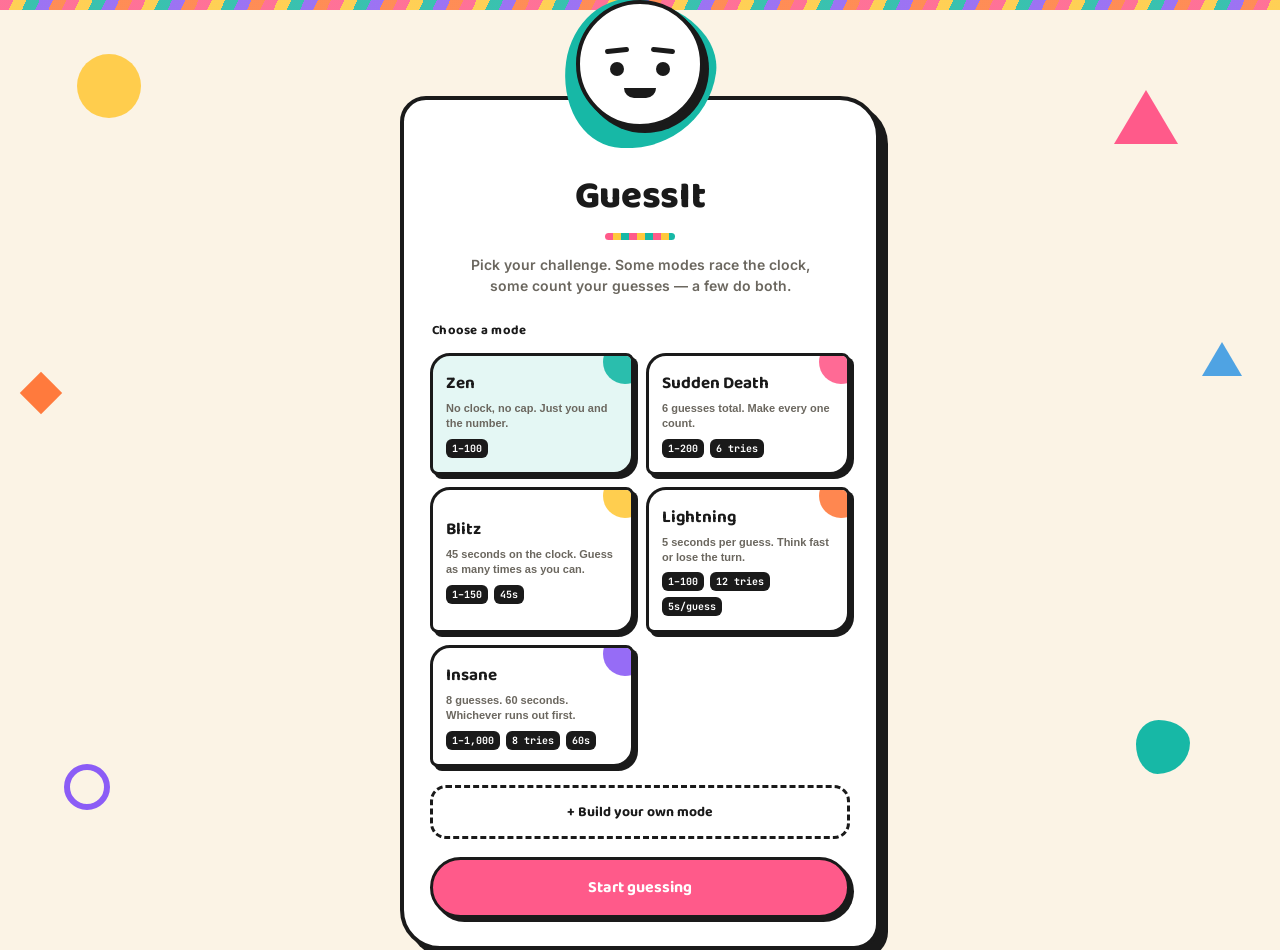
<file: guessit.html>
<!DOCTYPE html>
<html lang="en">
<head>
<meta charset="UTF-8">
<meta name="viewport" content="width=device-width, initial-scale=1.0, maximum-scale=1">
<title>GuessIt</title>
<link rel="preconnect" href="https://fonts.googleapis.com">
<link rel="preconnect" href="https://fonts.gstatic.com" crossorigin>
<link href="https://fonts.googleapis.com/css2?family=Baloo+2:wght@500;600;700;800&family=Inter:wght@400;500;600;700;800&family=JetBrains+Mono:wght@400;500;700;800&display=swap" rel="stylesheet">
<style>
  :root{
    --cream: #FBF3E5;
    --paper: #FFFFFF;
    --ink: #1A1A1A;
    --pink: #FF5A8A;
    --yellow: #FFC93C;
    --teal: #17B8A6;
    --orange: #FF7A3D;
    --purple: #8B5CF6;
    --blue: #4FA3E3;
    --accent: var(--teal);
    --accent-soft: #E4F7F4;
    --radius-blob: 26px 40px 26px 40px;
    --ease: cubic-bezier(.22,1,.36,1);
  }

  *{ box-sizing:border-box; margin:0; padding:0; }
  html,body{ height:100%; }
  body{
    background: var(--cream);
    color: var(--ink);
    font-family: 'Inter', sans-serif;
    min-height:100vh;
    display:flex;
    align-items:center;
    justify-content:center;
    padding: 40px 18px;
    overflow-x:hidden;
    position:relative;
    -webkit-font-smoothing:antialiased;
  }

  /* ---------- Decorative Memphis shapes ---------- */
  .deco{ position:fixed; pointer-events:none; z-index:0; }
  .deco-circle{ border-radius:50%; }
  .deco-tri{ width:0; height:0; }
  .deco1{ top:6%; left:6%; width:64px; height:64px; background:var(--yellow); border-radius:50%; opacity:0.9; animation: floatA 7s ease-in-out infinite; }
  .deco2{ top:10%; right:8%; width:0;height:0; border-left:32px solid transparent; border-right:32px solid transparent; border-bottom:54px solid var(--pink); animation: floatB 8s ease-in-out infinite; }
  .deco3{ bottom:10%; left:5%; width:46px; height:46px; border:6px solid var(--purple); border-radius:50%; animation: floatA 6s ease-in-out infinite reverse; }
  .deco4{ bottom:14%; right:7%; width:54px; height:54px; background:var(--teal); border-radius:42% 58% 60% 40% / 45% 42% 58% 55%; animation: spin 12s linear infinite; }
  .deco5{ top:42%; left:2%; width:30px; height:30px; background:var(--orange); transform: rotate(45deg); animation: floatB 5.5s ease-in-out infinite; }
  .deco6{ top:38%; right:3%; width:0; height:0; border-left:20px solid transparent; border-right:20px solid transparent; border-bottom:34px solid var(--blue); animation: floatA 6.5s ease-in-out infinite; }
  .deco-zigzag{
    position:fixed; top:0; left:0; width:100%; height:10px; z-index:0;
    background: repeating-linear-gradient(115deg, var(--pink) 0 12px, var(--yellow) 12px 24px, var(--teal) 24px 36px, var(--purple) 36px 48px, var(--orange) 48px 60px);
    opacity:0.85;
  }
  @keyframes floatA{ 0%,100%{ transform: translateY(0) rotate(0deg);} 50%{ transform: translateY(-14px) rotate(8deg);} }
  @keyframes floatB{ 0%,100%{ transform: translateY(0) rotate(0deg);} 50%{ transform: translateY(12px) rotate(-10deg);} }
  @keyframes spin{ from{ transform: rotate(0deg);} to{ transform: rotate(360deg);} }

  @media (max-width:700px){
    .deco1,.deco2,.deco3,.deco4,.deco5,.deco6{ display:none; }
  }

  .stage{ position:relative; width:100%; max-width:480px; z-index:2; }

  .topbar{ display:flex; align-items:center; justify-content:space-between; padding:0 4px 16px; }
  .brand{
    font-family:'Baloo 2', sans-serif; font-weight:700; font-size:20px; letter-spacing:0.01em; color:var(--ink);
    display:flex; align-items:center; gap:8px;
  }
  .brand-dot{ width:12px; height:12px; border-radius:50%; background: var(--pink); display:inline-block; box-shadow: 3px 3px 0 var(--ink); }
  .new-game-link{
    font-family:'Inter'; font-size:13px; font-weight:700; color:var(--ink);
    background: var(--paper); border:2.5px solid var(--ink); border-radius:100px;
    padding:7px 14px; cursor:pointer; box-shadow:3px 3px 0 var(--ink);
    transition: all .15s var(--ease); opacity:0; pointer-events:none;
  }
  .new-game-link.visible{ opacity:1; pointer-events:auto; }
  .new-game-link:hover{ transform: translate(-2px,-2px); box-shadow:5px 5px 0 var(--ink); }
  .new-game-link:active{ transform: translate(0,0); box-shadow:1px 1px 0 var(--ink); }

  /* ---------- Mascot ---------- */
  .mascot-wrap{ display:flex; justify-content:center; position:relative; z-index:3; margin-bottom:-54px; height:150px; }
  .mascot-back{
    position:absolute; width:150px; height:150px; background: var(--accent);
    border-radius: 42% 58% 60% 40% / 48% 42% 58% 52%;
    transform: rotate(8deg); transition: background .4s var(--ease);
    animation: blobfloat 5s ease-in-out infinite;
  }
  @keyframes blobfloat{ 0%,100%{ transform: rotate(8deg) scale(1);} 50%{ transform: rotate(-4deg) scale(1.04);} }
  .mascot{
    width:128px; height:128px; border-radius:50%; background:var(--paper);
    border:4px solid var(--ink); position:relative; z-index:2;
    box-shadow: 5px 5px 0 var(--ink);
    animation: float 4.5s ease-in-out infinite;
    transition: transform .4s var(--ease);
  }
  @keyframes float{ 0%,100%{ transform: translateY(0);} 50%{ transform: translateY(-8px);} }
  .mascot.bump{ animation: bump .5s var(--ease); }
  @keyframes bump{
    0%{ transform: scale(1) rotate(0);}
    30%{ transform: scale(0.9,1.08) rotate(-4deg);}
    60%{ transform: scale(1.06,0.95) rotate(3deg);}
    100%{ transform: scale(1) rotate(0);}
  }
  .brow{ position:absolute; width:24px; height:5px; background:var(--ink); border-radius:4px; top:44px; transition: all .35s var(--ease); }
  .brow-l{ left:25px; transform: rotate(-6deg); }
  .brow-r{ right:25px; transform: rotate(6deg); }
  .eye{ position:absolute; width:14px; height:14px; background:var(--ink); border-radius:50%; top:58px; transition: all .35s var(--ease); }
  .eye-l{ left:30px; } .eye-r{ right:30px; }
  .mouth{ position:absolute; left:50%; top:84px; width:32px; height:10px; background:var(--ink); border-radius:0 0 16px 16px; transform: translateX(-50%); transition: all .4s var(--ease); }
  .cheek{ position:absolute; width:13px; height:7px; border-radius:50%; background: var(--pink); top:74px; opacity:0; transition: opacity .4s ease; }
  .cheek-l{ left:14px; } .cheek-r{ right:14px; }

  .mascot.low .brow-l{ transform: rotate(-16deg) translate(1px,-3px); }
  .mascot.low .brow-r{ transform: rotate(16deg) translate(-1px,-3px); }
  .mascot.low .eye{ transform: translateY(-4px) scaleY(1.15); }
  .mascot.low .mouth{ width:20px; height:16px; border-radius:50%; top:80px; }

  .mascot.high .brow-l{ transform: rotate(2deg) translateY(-6px); }
  .mascot.high .brow-r{ transform: rotate(-2deg) translateY(-6px); }
  .mascot.high .eye{ transform: translateY(4px) scaleY(0.85); }
  .mascot.high .mouth{ width:13px; height:13px; border-radius:50%; top:84px; }

  .mascot.win .brow-l{ transform: rotate(-12deg) translateY(-2px); }
  .mascot.win .brow-r{ transform: rotate(12deg) translateY(-2px); }
  .mascot.win .eye{ height:3px; top:62px; border-radius:3px; }
  .mascot.win .mouth{ width:44px; height:20px; border-radius:0 0 22px 22px; top:78px; }
  .mascot.win .cheek{ opacity:1; }
  .mascot.win{ animation: winbob .9s var(--ease) infinite; }
  @keyframes winbob{ 0%,100%{ transform: translateY(0) rotate(-2deg);} 50%{ transform: translateY(-12px) rotate(2deg);} }

  .mascot.lose .eye{ height:3px; top:63px; }
  .mascot.lose .brow-l{ transform: rotate(10deg) translateY(-2px); }
  .mascot.lose .brow-r{ transform: rotate(-10deg) translateY(-2px); }
  .mascot.lose .mouth{ width:24px; height:8px; border-radius:16px 16px 0 0; top:88px; }
  .mascot.lose{ animation:none; transform: rotate(-3deg); }

  /* ---------- Card ---------- */
  .card{
    position:relative; background: var(--paper); border:4px solid var(--ink);
    border-radius: var(--radius-blob); padding: 66px 26px 28px; z-index:2;
    box-shadow: 8px 8px 0 var(--ink);
  }
  .screen{ display:none; }
  .screen.active{ display:block; animation: rise .5s var(--ease); }
  @keyframes rise{ from{ opacity:0; transform: translateY(14px);} to{ opacity:1; transform: translateY(0);} }

  h1.title{
    font-family:'Baloo 2', sans-serif; font-weight:800; font-size: clamp(30px,8vw,38px);
    text-align:center; letter-spacing:-0.01em; margin-bottom:6px;
  }
  .title-underline{
    width:70px; height:7px; margin: 0 auto 14px; border-radius:10px;
    background: repeating-linear-gradient(90deg, var(--pink) 0 8px, var(--yellow) 8px 16px, var(--teal) 16px 24px);
  }
  .subtitle{ text-align:center; color: #6b675f; font-size:14px; font-weight:600; margin-bottom:24px; line-height:1.5; }

  .section-label{
    font-family:'Baloo 2', sans-serif; font-size:13px; font-weight:700; letter-spacing:0.02em;
    color: var(--ink); margin-bottom:12px; padding-left:2px;
  }

  /* ---------- Mode grid ---------- */
  .mode-grid{ display:grid; grid-template-columns:1fr 1fr; gap:12px; margin-bottom:18px; }
  .mode-card{
    background: var(--paper); border:3px solid var(--ink); border-radius:20px 8px 20px 8px;
    padding:14px 13px; text-align:left; cursor:pointer; color:var(--ink);
    transition: all .18s var(--ease); position:relative; overflow:hidden;
    box-shadow: 4px 4px 0 var(--ink);
  }
  .mode-card::before{
    content:""; position:absolute; top:-16px; right:-16px; width:44px; height:44px;
    border-radius:50%; background: var(--dot, var(--teal)); opacity:0.9;
  }
  .mode-card:hover{ transform: translate(-2px,-2px); box-shadow:6px 6px 0 var(--ink); }
  .mode-card:active{ transform: translate(0,0); box-shadow:2px 2px 0 var(--ink); }
  .mode-card.selected{ background: var(--sel-bg, var(--accent-soft)); border-color: var(--ink); }
  .mode-name{ font-family:'Baloo 2', sans-serif; font-weight:700; font-size:17px; margin-bottom:4px; position:relative; z-index:1; }
  .mode-tagline{ font-size:11px; font-weight:600; color:#6b675f; line-height:1.35; margin-bottom:8px; position:relative; z-index:1; min-height:29px; }
  .mode-meta{ display:flex; gap:6px; flex-wrap:wrap; position:relative; z-index:1; }
  .mode-tag{
    font-family:'JetBrains Mono', monospace; font-size:10px; font-weight:700;
    background: var(--ink); color: var(--paper); border-radius:6px; padding:3px 6px;
  }

  .custom-toggle{
    width:100%; background: var(--paper); border:3px dashed var(--ink); border-radius:16px;
    color: var(--ink); font-family:'Baloo 2', sans-serif; font-size:14px; font-weight:700;
    padding:13px; cursor:pointer; margin-bottom:18px; transition: all .18s ease;
  }
  .custom-toggle:hover{ background: var(--accent-soft); }
  .custom-toggle.active{ background: var(--accent-soft); border-style:solid; box-shadow:4px 4px 0 var(--ink); }

  .custom-panel{ display:none; margin: -6px 0 18px; }
  .custom-panel.open{ display:block; animation: rise .3s var(--ease); }
  .custom-row{ display:flex; gap:10px; margin-bottom:12px; }
  .custom-field{ flex:1; }
  .custom-field label{
    display:block; font-size:10px; font-weight:700; letter-spacing:0.06em; text-transform:uppercase;
    color:#8a8578; margin-bottom:6px;
  }
  .custom-field input{
    width:100%; background: var(--cream); border:2.5px solid var(--ink); border-radius:10px;
    padding:11px 12px; color: var(--ink); font-family:'JetBrains Mono', monospace; font-size:15px;
    font-weight:700; outline:none;
  }
  .toggle-line{
    display:flex; align-items:center; justify-content:space-between; gap:10px;
    background: var(--cream); border:2.5px solid var(--ink); border-radius:12px;
    padding:11px 13px; margin-bottom:10px;
  }
  .toggle-line .tl-label{ font-size:13px; font-weight:700; font-family:'Baloo 2', sans-serif; }
  .toggle-line .tl-input{
    width:74px; background:var(--paper); border:2px solid var(--ink); border-radius:8px;
    padding:7px 8px; font-family:'JetBrains Mono', monospace; font-weight:700; text-align:center;
    display:none; outline:none;
  }
  .toggle-line.on .tl-input{ display:block; }
  .switch{ position:relative; width:42px; height:24px; flex-shrink:0; }
  .switch input{ opacity:0; width:0; height:0; }
  .switch-track{
    position:absolute; inset:0; background: var(--paper); border:2.5px solid var(--ink); border-radius:100px;
    cursor:pointer; transition: background .2s ease;
  }
  .switch-track::before{
    content:""; position:absolute; width:14px; height:14px; left:2px; top:2px; background: var(--ink);
    border-radius:50%; transition: transform .2s var(--ease);
  }
  .switch input:checked + .switch-track{ background: var(--teal); }
  .switch input:checked + .switch-track::before{ transform: translateX(17px); }

  .form-error{
    font-size:12px; font-weight:700; color: var(--ink); background: #FFE3EC;
    border:2.5px solid var(--ink); border-radius:12px; padding:10px 12px; margin:-6px 0 16px; display:none;
  }
  .form-error.show{ display:block; animation: shake .35s; }
  @keyframes shake{ 0%,100%{ transform: translateX(0);} 25%{ transform: translateX(-4px);} 75%{ transform: translateX(4px);} }

  .btn-primary{
    width:100%; background: var(--pink); color: var(--paper); border:3px solid var(--ink);
    border-radius:100px; padding:15px; font-family:'Baloo 2', sans-serif; font-size:16px; font-weight:700;
    cursor:pointer; box-shadow: 4px 4px 0 var(--ink); transition: all .16s var(--ease);
  }
  .btn-primary:hover{ transform: translate(-2px,-2px); box-shadow:6px 6px 0 var(--ink); }
  .btn-primary:active{ transform: translate(0,0); box-shadow:1px 1px 0 var(--ink); }
  .btn-primary:disabled{ opacity:0.4; cursor:not-allowed; }

  .btn-secondary{
    width:100%; background: var(--paper); color: var(--ink); border:3px solid var(--ink);
    border-radius:100px; padding:13px; font-family:'Baloo 2', sans-serif; font-size:14px; font-weight:700;
    cursor:pointer; margin-top:10px; transition: all .16s var(--ease);
  }
  .btn-secondary:hover{ background: var(--accent-soft); }

  /* ---------- Game screen ---------- */
  .mode-pill{
    display:flex; align-items:center; justify-content:center; gap:8px; margin:0 auto 18px; width:fit-content;
    background: var(--accent-soft); border:2.5px solid var(--ink); border-radius:100px; padding:7px 16px;
    font-family:'Baloo 2', sans-serif; font-size:13px; font-weight:700; color:var(--ink);
  }

  .stats-row{ display:grid; grid-template-columns:repeat(3,1fr); gap:8px; margin-bottom:16px; }
  .stat{
    text-align:center; background: var(--cream); border:2.5px solid var(--ink); border-radius:14px; padding:10px 4px;
  }
  .stat-val{ font-family:'JetBrains Mono', monospace; font-size:22px; font-weight:800; line-height:1; }
  .stat-val.warn{ color: var(--pink); }
  .stat-lbl{ font-size:9px; text-transform:uppercase; letter-spacing:0.08em; color:#8a8578; font-weight:700; margin-top:4px; }

  .perguess-timer{
    display:none; align-items:center; gap:10px; background: var(--cream); border:2.5px solid var(--ink);
    border-radius:14px; padding:9px 13px; margin-bottom:14px;
  }
  .perguess-timer.show{ display:flex; }
  .pg-label{ font-family:'Baloo 2', sans-serif; font-size:12px; font-weight:700; white-space:nowrap; }
  .pg-track{ flex:1; height:10px; background: var(--paper); border:2px solid var(--ink); border-radius:100px; overflow:hidden; }
  .pg-fill{ height:100%; background: var(--orange); border-radius:100px; transition: width .1s linear, background .2s ease; }

  /* ---------- Range tracker ("poll") ---------- */
  .range-tracker{
    background: var(--cream); border:2.5px solid var(--ink); border-radius:16px; padding:13px 14px; margin-bottom:16px;
  }
  .rt-head{ display:flex; justify-content:space-between; align-items:baseline; margin-bottom:9px; }
  .rt-title{ font-family:'Baloo 2', sans-serif; font-size:12px; font-weight:700; }
  .rt-value{ font-family:'JetBrains Mono', monospace; font-size:13px; font-weight:700; color: var(--ink); }
  .rt-bar{ position:relative; height:16px; background: var(--paper); border:2.5px solid var(--ink); border-radius:100px; overflow:hidden; }
  .rt-segment{
    position:absolute; top:0; bottom:0; background: var(--teal);
    border-right:2.5px solid var(--ink); border-left:2.5px solid var(--ink);
    transition: left .4s var(--ease), width .4s var(--ease), background .3s ease;
  }
  .rt-ends{ display:flex; justify-content:space-between; margin-top:5px; }
  .rt-end{ font-family:'JetBrains Mono', monospace; font-size:10px; font-weight:700; color:#8a8578; }

  .feedback-banner{
    text-align:center; padding:13px 12px; border-radius:16px; background: var(--cream);
    border:2.5px solid var(--ink); margin-bottom:16px; font-family:'Baloo 2', sans-serif; font-size:17px;
    font-weight:700; min-height:50px; display:flex; align-items:center; justify-content:center; gap:8px;
    transition: all .3s var(--ease);
  }
  .feedback-banner .arrow{ font-size:19px; }
  .feedback-banner.pulse{ animation: pulseIn .45s var(--ease); }
  @keyframes pulseIn{ 0%{ transform: scale(0.94); opacity:0.4;} 100%{ transform: scale(1); opacity:1;} }

  .guess-form{ display:flex; gap:10px; margin-bottom:18px; }
  .guess-input{
    flex:1; min-width:0; background: var(--cream); border:2.5px solid var(--ink); border-radius:14px;
    color:var(--ink); font-family:'JetBrains Mono', monospace; font-size:22px; font-weight:800; text-align:center;
    padding:13px 10px; outline:none; transition: border-color .2s ease;
  }
  .guess-input:focus{ background: var(--paper); }
  .guess-input.shake{ animation: shake .35s; }
  .guess-btn{
    flex-shrink:0; background: var(--teal); color: var(--paper); border:3px solid var(--ink); border-radius:14px;
    padding:0 24px; font-family:'Baloo 2', sans-serif; font-weight:700; font-size:15px; cursor:pointer;
    box-shadow: 3px 3px 0 var(--ink); transition: all .16s var(--ease);
  }
  .guess-btn:hover{ transform: translate(-2px,-2px); box-shadow:5px 5px 0 var(--ink); }
  .guess-btn:active{ transform: translate(0,0); box-shadow:1px 1px 0 var(--ink); }

  .history-label{ font-family:'Baloo 2', sans-serif; font-size:12px; font-weight:700; margin-bottom:9px; }
  .history-row{ display:flex; gap:8px; overflow-x:auto; padding-bottom:6px; scrollbar-width:none; }
  .history-row::-webkit-scrollbar{ display:none; }
  .history-chip{
    flex-shrink:0; display:flex; align-items:center; gap:6px; background: var(--cream); border:2.5px solid var(--ink);
    border-radius:100px; padding:6px 12px; font-family:'JetBrains Mono', monospace; font-size:13px; font-weight:700;
    animation: chipIn .3s var(--ease);
  }
  .history-chip.miss{ background:#FFE3EC; }
  @keyframes chipIn{ from{ opacity:0; transform: scale(0.7) translateX(-8px);} to{ opacity:1; transform: scale(1) translateX(0);} }
  .history-empty{ font-size:13px; color:#8a8578; padding:8px 2px; font-style:italic; font-weight:600; }

  /* ---------- Win / Lose ---------- */
  .result-badge{
    text-align:center; font-family:'Baloo 2', sans-serif; font-size:12px; font-weight:700;
    letter-spacing:0.06em; text-transform:uppercase; color:#8a8578; margin-bottom:6px;
  }
  .result-title{ font-family:'Baloo 2', sans-serif; font-weight:800; font-size:clamp(28px,7vw,34px); text-align:center; margin-bottom:20px; }
  .secret-reveal{ text-align:center; margin-bottom:22px; }
  .secret-num{ font-family:'Baloo 2', sans-serif; font-weight:800; font-size:72px; line-height:1; }
  .secret-cap{ font-size:11px; text-transform:uppercase; letter-spacing:0.08em; color:#8a8578; font-weight:700; margin-top:6px; }
  .result-stats{ display:grid; grid-template-columns:1fr 1fr; gap:10px; margin-bottom:20px; }
  .result-stat{ background: var(--cream); border:2.5px solid var(--ink); border-radius:16px; padding:15px; text-align:center; }
  .result-stat .v{ font-family:'JetBrains Mono', monospace; font-size:24px; font-weight:800; }
  .result-stat .l{ font-size:10px; text-transform:uppercase; letter-spacing:0.07em; color:#8a8578; font-weight:700; margin-top:4px; }
  .grade-strip{ display:flex; justify-content:center; gap:7px; margin-bottom:22px; }
  .grade-dot{ width:10px; height:10px; border-radius:50%; background: var(--cream); border:2px solid var(--ink); transition: background .3s ease, transform .3s ease; }
  .grade-dot.on{ background: var(--yellow); transform: scale(1.15); }

  canvas#confetti{ position:fixed; inset:0; pointer-events:none; z-index:50; }

  @media (max-width:380px){
    .card{ padding:60px 18px 24px; }
    .mode-grid{ gap:8px; }
    .secret-num{ font-size:58px; }
    .guess-input{ font-size:19px; }
  }
  @media (prefers-reduced-motion: reduce){
    *{ animation-duration:0.001ms !important; animation-iteration-count:1 !important; transition-duration:0.001ms !important; }
  }
</style>
</head>
<body>

<div class="deco-zigzag"></div>
<div class="deco deco1"></div>
<div class="deco deco2"></div>
<div class="deco deco3"></div>
<div class="deco deco4"></div>
<div class="deco deco5"></div>
<div class="deco deco6"></div>
<canvas id="confetti"></canvas>

<div class="stage">
  <div class="topbar">
    <div class="brand"><span class="brand-dot"></span>GuessIt</div>
    <button class="new-game-link" id="newGameLink">New game</button>
  </div>

  <div class="mascot-wrap">
    <div class="mascot-back" id="mascotBack"></div>
    <div class="mascot idle" id="mascot">
      <div class="brow brow-l"></div>
      <div class="brow brow-r"></div>
      <div class="eye eye-l"></div>
      <div class="eye eye-r"></div>
      <div class="cheek cheek-l"></div>
      <div class="cheek cheek-r"></div>
      <div class="mouth" id="mouth"></div>
    </div>
  </div>

  <div class="card">

    <!-- SCREEN 1: MENU -->
    <div class="screen active" id="screen-menu">
      <h1 class="title">GuessIt</h1>
      <div class="title-underline"></div>
      <p class="subtitle">Pick your challenge. Some modes race the clock,<br>some count your guesses — a few do both.</p>

      <div class="section-label">Choose a mode</div>
      <div class="mode-grid" id="modeGrid"></div>

      <button class="custom-toggle" id="customToggle">+ Build your own mode</button>
      <div class="custom-panel" id="customPanel">
        <div class="custom-row">
          <div class="custom-field">
            <label for="customMin">Min</label>
            <input type="text" id="customMin" placeholder="1" inputmode="numeric" pattern="[0-9]*" autocomplete="off">
          </div>
          <div class="custom-field">
            <label for="customMax">Max</label>
            <input type="text" id="customMax" placeholder="200" inputmode="numeric" pattern="[0-9]*" autocomplete="off">
          </div>
        </div>

        <div class="toggle-line" id="toggleAttempts">
          <span class="tl-label">Limit attempts</span>
          <input class="tl-input" id="valAttempts" type="text" placeholder="8" inputmode="numeric" pattern="[0-9]*" autocomplete="off">
          <label class="switch">
            <input type="checkbox" id="chkAttempts">
            <span class="switch-track"></span>
          </label>
        </div>

        <div class="toggle-line" id="toggleTime">
          <span class="tl-label">Overall timer (sec)</span>
          <input class="tl-input" id="valTime" type="text" placeholder="60" inputmode="numeric" pattern="[0-9]*" autocomplete="off">
          <label class="switch">
            <input type="checkbox" id="chkTime">
            <span class="switch-track"></span>
          </label>
        </div>

        <div class="toggle-line" id="togglePerGuess">
          <span class="tl-label">Per-guess timer (sec)</span>
          <input class="tl-input" id="valPerGuess" type="text" placeholder="5" inputmode="numeric" pattern="[0-9]*" autocomplete="off">
          <label class="switch">
            <input type="checkbox" id="chkPerGuess">
            <span class="switch-track"></span>
          </label>
        </div>
      </div>

      <div class="form-error" id="formError"></div>

      <button class="btn-primary" id="startBtn">Start guessing</button>
    </div>

    <!-- SCREEN 2: GAME -->
    <div class="screen" id="screen-game">
      <div class="mode-pill" id="modePill"></div>

      <div class="stats-row">
        <div class="stat">
          <div class="stat-val" id="statAttempts">0</div>
          <div class="stat-lbl">Attempts</div>
        </div>
        <div class="stat">
          <div class="stat-val" id="statRemaining">∞</div>
          <div class="stat-lbl">Left</div>
        </div>
        <div class="stat">
          <div class="stat-val" id="statTimer">—</div>
          <div class="stat-lbl">Time</div>
        </div>
      </div>

      <div class="perguess-timer" id="perGuessBar">
        <span class="pg-label">⏱ Quick!</span>
        <div class="pg-track"><div class="pg-fill" id="pgFill"></div></div>
      </div>

      <div class="range-tracker">
        <div class="rt-head">
          <span class="rt-title">🔍 It's somewhere between</span>
          <span class="rt-value" id="rtValue">1 – 100</span>
        </div>
        <div class="rt-bar">
          <div class="rt-segment" id="rtSegment"></div>
        </div>
        <div class="rt-ends">
          <span class="rt-end" id="rtMin">1</span>
          <span class="rt-end" id="rtMax">100</span>
        </div>
      </div>

      <div class="feedback-banner" id="feedbackBanner">Make your first guess</div>

      <div class="guess-form" id="guessForm">
        <input type="text" class="guess-input" id="guessInput" placeholder="?" inputmode="numeric" pattern="[0-9]*" autocomplete="off">
        <button type="button" class="guess-btn" id="guessBtn">Guess</button>
      </div>

      <div class="history-label">History</div>
      <div class="history-row" id="historyRow">
        <div class="history-empty">Your guesses will show up here</div>
      </div>
    </div>

    <!-- SCREEN 3: WIN -->
    <div class="screen" id="screen-win">
      <div class="result-badge">You got it</div>
      <div class="result-title">Nailed it! 🎉</div>
      <div class="secret-reveal">
        <div class="secret-num" id="winSecret">0</div>
        <div class="secret-cap">was the number</div>
      </div>
      <div class="result-stats">
        <div class="result-stat"><div class="v" id="winAttempts">0</div><div class="l">Attempts</div></div>
        <div class="result-stat"><div class="v" id="winScore">0</div><div class="l">Score</div></div>
      </div>
      <div class="grade-strip" id="gradeStrip"></div>
      <button class="btn-primary" id="playAgainBtn">Play again</button>
      <button class="btn-secondary" id="changeDiffBtn">Change mode</button>
    </div>

    <!-- SCREEN 4: LOSE -->
    <div class="screen" id="screen-lose">
      <div class="result-badge" id="loseBadge">Game over</div>
      <div class="result-title" id="loseTitle">So close… 😵</div>
      <div class="secret-reveal">
        <div class="secret-num" id="loseSecret">0</div>
        <div class="secret-cap">was the number</div>
      </div>
      <p class="subtitle" id="loseSubtitle" style="margin-bottom:22px;"></p>
      <button class="btn-primary" id="tryAgainBtn">Try again</button>
      <button class="btn-secondary" id="changeDiffBtn2">Change mode</button>
    </div>

  </div>
</div>

<script>
(function(){
  "use strict";

  // ---------- Mode presets ----------
  const MODES = [
    { id:'zen', name:'Zen', min:1, max:100, maxAttempts:null, timeLimit:null, perGuessTime:null,
      color:'teal', tagline:'No clock, no cap. Just you and the number.' },
    { id:'suddendeath', name:'Sudden Death', min:1, max:200, maxAttempts:6, timeLimit:null, perGuessTime:null,
      color:'pink', tagline:'6 guesses total. Make every one count.' },
    { id:'blitz', name:'Blitz', min:1, max:150, maxAttempts:null, timeLimit:45, perGuessTime:null,
      color:'yellow', tagline:'45 seconds on the clock. Guess as many times as you can.' },
    { id:'lightning', name:'Lightning', min:1, max:100, maxAttempts:12, timeLimit:null, perGuessTime:5,
      color:'orange', tagline:'5 seconds per guess. Think fast or lose the turn.' },
    { id:'insane', name:'Insane', min:1, max:1000, maxAttempts:8, timeLimit:60, perGuessTime:null,
      color:'purple', tagline:'8 guesses. 60 seconds. Whichever runs out first.' },
  ];
  const COLOR_VARS = { teal:'var(--teal)', pink:'var(--pink)', yellow:'var(--yellow)', orange:'var(--orange)', purple:'var(--purple)', blue:'var(--blue)' };
  const COLOR_SOFT = { teal:'#E4F7F4', pink:'#FFE3EC', yellow:'#FFF6DA', orange:'#FFE8DB', purple:'#EFE8FE', blue:'#E6F2FC' };

  // ---------- State ----------
  let state = {
    min:1, max:100, maxAttempts:null, timeLimit:null, perGuessTime:null,
    modeName:'Zen', modeColor:'teal',
    secret:0, attempts:0, history:[],
    rtLow:1, rtHigh:100,
    overallTimeLeft:0, perGuessTimeLeft:0,
  };
  let selectedModeId = 'zen';
  let usingCustom = false;
  let overallInterval = null;
  let perGuessInterval = null;

  // ---------- Elements ----------
  const el = {};
  [
    'modeGrid','customToggle','customPanel','customMin','customMax','formError','startBtn','newGameLink',
    'screen-menu','screen-game','screen-win','screen-lose',
    'modePill','statAttempts','statRemaining','statTimer','perGuessBar','pgFill',
    'rtValue','rtSegment','rtMin','rtMax',
    'feedbackBanner','guessForm','guessInput','guessBtn','historyRow',
    'winSecret','winAttempts','winScore','gradeStrip','playAgainBtn','changeDiffBtn',
    'loseBadge','loseTitle','loseSecret','loseSubtitle','tryAgainBtn','changeDiffBtn2',
    'mascot','mascotBack','mouth',
    'chkAttempts','valAttempts','chkTime','valTime','chkPerGuess','valPerGuess',
    'toggleAttempts','toggleTime','togglePerGuess',
  ].forEach(id => { el[id] = document.getElementById(id); });

  // ---------- Numeric-only filtering (avoids native number-input quirks) ----------
  function makeNumericOnly(input){
    input.addEventListener('input', () => {
      const cursor = input.selectionStart;
      const before = input.value;
      const cleaned = before.replace(/[^0-9]/g, '');
      if (cleaned !== before){
        input.value = cleaned;
        const diff = before.length - cleaned.length;
        const pos = Math.max(0, (cursor || cleaned.length) - diff);
        input.setSelectionRange(pos, pos);
      }
    });
  }
  [el.guessInput, el.customMin, el.customMax, el.valAttempts, el.valTime, el.valPerGuess].forEach(makeNumericOnly);

  // ---------- Accent color helper ----------
  function setAccent(colorKey){
    document.documentElement.style.setProperty('--accent', COLOR_VARS[colorKey] || COLOR_VARS.teal);
    document.documentElement.style.setProperty('--accent-soft', COLOR_SOFT[colorKey] || COLOR_SOFT.teal);
  }

  // ---------- Mode grid ----------
  function renderModeGrid(){
    el.modeGrid.innerHTML = '';
    MODES.forEach(m => {
      const card = document.createElement('button');
      card.type = 'button';
      card.className = 'mode-card' + (m.id === selectedModeId && !usingCustom ? ' selected' : '');
      card.style.setProperty('--dot', COLOR_VARS[m.color]);
      card.style.setProperty('--sel-bg', COLOR_SOFT[m.color]);
      const tags = [];
      tags.push(`${m.min}–${m.max.toLocaleString()}`);
      if (m.maxAttempts) tags.push(`${m.maxAttempts} tries`);
      if (m.timeLimit) tags.push(`${m.timeLimit}s`);
      if (m.perGuessTime) tags.push(`${m.perGuessTime}s/guess`);
      card.innerHTML = `
        <div class="mode-name">${m.name}</div>
        <div class="mode-tagline">${m.tagline}</div>
        <div class="mode-meta">${tags.map(t => `<span class="mode-tag">${t}</span>`).join('')}</div>
      `;
      card.addEventListener('click', () => {
        usingCustom = false;
        selectedModeId = m.id;
        el.customPanel.classList.remove('open');
        el.customToggle.classList.remove('active');
        el.formError.classList.remove('show');
        setAccent(m.color);
        renderModeGrid();
      });
      el.modeGrid.appendChild(card);
    });
  }
  renderModeGrid();
  setAccent('teal');

  el.customToggle.addEventListener('click', () => {
    usingCustom = !usingCustom;
    el.customToggle.classList.toggle('active', usingCustom);
    el.customPanel.classList.toggle('open', usingCustom);
    el.formError.classList.remove('show');
    if (usingCustom) setAccent('blue');
    renderModeGrid();
  });

  function wireToggle(chk, line, input){
    chk.addEventListener('change', () => {
      line.classList.toggle('on', chk.checked);
      if (chk.checked) setTimeout(() => input.focus(), 50);
    });
  }
  wireToggle(el.chkAttempts, el.toggleAttempts, el.valAttempts);
  wireToggle(el.chkTime, el.toggleTime, el.valTime);
  wireToggle(el.chkPerGuess, el.togglePerGuess, el.valPerGuess);

  function showError(msg){
    el.formError.textContent = msg;
    el.formError.classList.remove('show');
    void el.formError.offsetWidth;
    el.formError.classList.add('show');
  }

  // ---------- Start game ----------
  el.startBtn.addEventListener('click', () => {
    let min, max, maxAttempts, timeLimit, perGuessTime, modeName, modeColor;

    if (usingCustom){
      min = parseInt(el.customMin.value, 10);
      max = parseInt(el.customMax.value, 10);
      if (isNaN(min) || isNaN(max)){ showError('Enter both a minimum and a maximum number.'); return; }
      if (min >= max){ showError('Max needs to be greater than min.'); return; }
      if (max - min > 1000000){ showError("Let's keep the range under a million, for both our sakes."); return; }

      maxAttempts = null; timeLimit = null; perGuessTime = null;
      if (el.chkAttempts.checked){
        maxAttempts = parseInt(el.valAttempts.value, 10);
        if (isNaN(maxAttempts) || maxAttempts < 1){ showError('Attempt limit needs to be at least 1.'); return; }
      }
      if (el.chkTime.checked){
        timeLimit = parseInt(el.valTime.value, 10);
        if (isNaN(timeLimit) || timeLimit < 5){ showError('Overall timer needs to be at least 5 seconds.'); return; }
      }
      if (el.chkPerGuess.checked){
        perGuessTime = parseInt(el.valPerGuess.value, 10);
        if (isNaN(perGuessTime) || perGuessTime < 2){ showError('Per-guess timer needs to be at least 2 seconds.'); return; }
      }
      modeName = 'Custom'; modeColor = 'blue';
    } else {
      const m = MODES.find(x => x.id === selectedModeId);
      min = m.min; max = m.max; maxAttempts = m.maxAttempts; timeLimit = m.timeLimit; perGuessTime = m.perGuessTime;
      modeName = m.name; modeColor = m.color;
    }

    beginRound(min, max, maxAttempts, timeLimit, perGuessTime, modeName, modeColor);
  });

  function beginRound(min, max, maxAttempts, timeLimit, perGuessTime, modeName, modeColor){
    clearTimers();
    state.min = min; state.max = max;
    state.maxAttempts = maxAttempts; state.timeLimit = timeLimit; state.perGuessTime = perGuessTime;
    state.modeName = modeName; state.modeColor = modeColor;
    state.secret = Math.floor(Math.random() * (max - min + 1)) + min;
    state.attempts = 0; state.history = [];
    state.rtLow = min; state.rtHigh = max;
    state.overallTimeLeft = timeLimit || 0;
    state.perGuessTimeLeft = perGuessTime || 0;

    setAccent(modeColor);

    const tagBits = [`${min.toLocaleString()}–${max.toLocaleString()}`];
    if (maxAttempts) tagBits.push(`${maxAttempts} tries`);
    if (timeLimit) tagBits.push(`${timeLimit}s`);
    if (perGuessTime) tagBits.push(`${perGuessTime}s/guess`);
    el.modePill.textContent = `${modeName} · ${tagBits.join(' · ')}`;

    el.statAttempts.textContent = '0';
    el.statAttempts.classList.remove('warn');
    el.statRemaining.textContent = maxAttempts ? maxAttempts : '∞';
    el.statTimer.textContent = timeLimit ? formatTime(timeLimit) : '—';
    el.statTimer.classList.remove('warn');
    el.feedbackBanner.className = 'feedback-banner';
    el.feedbackBanner.textContent = 'Make your first guess';
    el.historyRow.innerHTML = '<div class="history-empty">Your guesses will show up here</div>';
    el.guessInput.value = '';

    el.perGuessBar.classList.toggle('show', !!perGuessTime);
    if (perGuessTime) resetPerGuessTimer();

    updateRangeTracker();
    setMascotState('idle');
    showScreen('game');
    el.newGameLink.classList.add('visible');
    setTimeout(() => el.guessInput.focus(), 350);

    if (timeLimit) startOverallTimer();
  }

  function formatTime(sec){
    sec = Math.max(0, sec);
    const m = Math.floor(sec / 60);
    const s = sec % 60;
    return m > 0 ? `${m}:${String(s).padStart(2,'0')}` : `${s}s`;
  }

  // ---------- Timers ----------
  function clearTimers(){
    if (overallInterval){ clearInterval(overallInterval); overallInterval = null; }
    if (perGuessInterval){ clearInterval(perGuessInterval); perGuessInterval = null; }
  }

  function startOverallTimer(){
    overallInterval = setInterval(() => {
      state.overallTimeLeft--;
      el.statTimer.textContent = formatTime(state.overallTimeLeft);
      el.statTimer.classList.toggle('warn', state.overallTimeLeft <= 10);
      if (state.overallTimeLeft <= 0){
        clearTimers();
        handleLose('time');
      }
    }, 1000);
  }

  function resetPerGuessTimer(){
    if (perGuessInterval) clearInterval(perGuessInterval);
    state.perGuessTimeLeft = state.perGuessTime;
    el.pgFill.style.width = '100%';
    el.pgFill.style.background = 'var(--orange)';
    const totalMs = state.perGuessTime * 1000;
    const startTs = Date.now();
    perGuessInterval = setInterval(() => {
      const elapsed = Date.now() - startTs;
      const pct = Math.max(0, 100 - (elapsed / totalMs) * 100);
      el.pgFill.style.width = pct + '%';
      if (pct < 30) el.pgFill.style.background = 'var(--pink)';
      if (elapsed >= totalMs){
        clearInterval(perGuessInterval);
        handleMissedTurn();
      }
    }, 60);
  }

  function handleMissedTurn(){
    state.attempts++;
    el.statAttempts.textContent = state.attempts;
    if (state.maxAttempts) el.statRemaining.textContent = Math.max(0, state.maxAttempts - state.attempts);

    state.history.unshift({ guess: null, dir: 'miss' });
    renderHistory();

    el.feedbackBanner.classList.remove('pulse');
    void el.feedbackBanner.offsetWidth;
    el.feedbackBanner.innerHTML = `Too slow! Turn skipped ⏱`;
    el.feedbackBanner.classList.add('pulse');
    setMascotState('lose');
    setTimeout(() => { if (el.mascot.classList.contains('lose')) setMascotState('idle'); }, 700);

    el.guessInput.value = '';

    if (state.maxAttempts && state.attempts >= state.maxAttempts){
      clearTimers();
      handleLose('attempts');
      return;
    }
    resetPerGuessTimer();
  }

  // ---------- Screens ----------
  function showScreen(name){
    [el['screen-menu'], el['screen-game'], el['screen-win'], el['screen-lose']].forEach(s => s.classList.remove('active'));
    ({menu: el['screen-menu'], game: el['screen-game'], win: el['screen-win'], lose: el['screen-lose']})[name].classList.add('active');
    if (name === 'menu'){ el.newGameLink.classList.remove('visible'); setAccent(usingCustom ? 'blue' : (MODES.find(m=>m.id===selectedModeId)||{}).color || 'teal'); }
  }

  el.newGameLink.addEventListener('click', () => {
    clearTimers();
    showScreen('menu');
    setMascotState('idle');
  });
  el.changeDiffBtn.addEventListener('click', () => { clearTimers(); showScreen('menu'); });
  el.changeDiffBtn2.addEventListener('click', () => { clearTimers(); showScreen('menu'); });

  // ---------- Mascot ----------
  function setMascotState(s){
    el.mascot.className = 'mascot ' + s;
    el.mascot.classList.add('bump');
    setTimeout(() => el.mascot.classList.remove('bump'), 500);
  }

  // ---------- Range tracker ("poll") ----------
  function updateRangeTracker(){
    const span = state.max - state.min;
    const lowPct = span > 0 ? ((state.rtLow - state.min) / span) * 100 : 0;
    const highPct = span > 0 ? ((state.rtHigh - state.min) / span) * 100 : 100;
    el.rtSegment.style.left = lowPct + '%';
    el.rtSegment.style.width = Math.max(1.5, highPct - lowPct) + '%';
    el.rtValue.textContent = `${state.rtLow.toLocaleString()} – ${state.rtHigh.toLocaleString()}`;
    el.rtMin.textContent = state.min.toLocaleString();
    el.rtMax.textContent = state.max.toLocaleString();
  }

  // ---------- Guessing ----------
  function submitGuess(){
    const raw = el.guessInput.value.trim();
    if (raw === ''){
      el.guessInput.classList.add('shake');
      setTimeout(() => el.guessInput.classList.remove('shake'), 400);
      return;
    }
    const guess = parseInt(raw, 10);
    if (isNaN(guess) || guess < state.min || guess > state.max){
      el.guessInput.classList.add('shake');
      setTimeout(() => el.guessInput.classList.remove('shake'), 400);
      el.feedbackBanner.textContent = `Stay between ${state.min.toLocaleString()} and ${state.max.toLocaleString()}`;
      return;
    }

    state.attempts++;
    el.statAttempts.textContent = state.attempts;
    if (state.maxAttempts){
      const remaining = Math.max(0, state.maxAttempts - state.attempts);
      el.statRemaining.textContent = remaining;
      el.statAttempts.classList.toggle('warn', remaining <= 2);
    }

    if (guess === state.secret){
      state.history.unshift({ guess, dir: 'hit' });
      renderHistory();
      clearTimers();
      handleWin();
      return;
    }

    const dir = guess < state.secret ? 'low' : 'high';
    if (dir === 'low') state.rtLow = Math.max(state.rtLow, guess + 1);
    else state.rtHigh = Math.min(state.rtHigh, guess - 1);
    updateRangeTracker();

    state.history.unshift({ guess, dir });
    renderHistory();

    el.feedbackBanner.classList.remove('pulse');
    void el.feedbackBanner.offsetWidth;
    if (dir === 'low'){
      el.feedbackBanner.innerHTML = `Too low! Try a higher number <span class="arrow">↑</span>`;
      setMascotState('low');
    } else {
      el.feedbackBanner.innerHTML = `Too high! Try a lower number <span class="arrow">↓</span>`;
      setMascotState('high');
    }
    el.feedbackBanner.classList.add('pulse');

    el.guessInput.value = '';
    el.guessInput.focus();

    if (state.perGuessTime) resetPerGuessTimer();

    if (state.maxAttempts && state.attempts >= state.maxAttempts){
      clearTimers();
      handleLose('attempts');
    }
  }

  el.guessBtn.addEventListener('click', submitGuess);
  el.guessInput.addEventListener('keydown', (e) => {
    if (e.key === 'Enter'){ e.preventDefault(); submitGuess(); }
  });

  function renderHistory(){
    el.historyRow.innerHTML = '';
    state.history.forEach(h => {
      const chip = document.createElement('div');
      chip.className = 'history-chip' + (h.dir === 'miss' ? ' miss' : '');
      let icon = h.dir === 'low' ? '↑' : h.dir === 'high' ? '↓' : h.dir === 'miss' ? '⏱' : '✓';
      let label = h.dir === 'miss' ? 'miss' : h.guess;
      chip.innerHTML = `${label} <span>${icon}</span>`;
      el.historyRow.appendChild(chip);
    });
  }

  // ---------- Win ----------
  function calcScore(){
    const rangeSize = state.max - state.min + 1;
    const optimal = Math.max(1, Math.ceil(Math.log2(rangeSize)));
    const over = Math.max(0, state.attempts - optimal);
    return Math.max(5, Math.round(100 - over * 12));
  }

  function handleWin(){
    setMascotState('win');
    el.winSecret.textContent = state.secret.toLocaleString();
    el.winAttempts.textContent = state.attempts;
    const score = calcScore();
    el.winScore.textContent = score;

    el.gradeStrip.innerHTML = '';
    const dots = 5;
    const lit = Math.max(1, Math.round((score / 100) * dots));
    for (let i = 0; i < dots; i++){
      const dot = document.createElement('div');
      dot.className = 'grade-dot' + (i < lit ? ' on' : '');
      el.gradeStrip.appendChild(dot);
    }

    showScreen('win');
    launchConfetti();
  }

  function startWithSameSettings(){
    beginRound(state.min, state.max, state.maxAttempts, state.timeLimit, state.perGuessTime, state.modeName, state.modeColor);
  }
  el.playAgainBtn.addEventListener('click', startWithSameSettings);
  el.tryAgainBtn.addEventListener('click', startWithSameSettings);

  // ---------- Lose ----------
  function handleLose(reason){
    setMascotState('lose');
    el.loseSecret.textContent = state.secret.toLocaleString();
    if (reason === 'time'){
      el.loseBadge.textContent = 'Out of time';
      el.loseTitle.textContent = "Time's up! ⏰";
      el.loseSubtitle.textContent = 'The clock beat you to it. Try a tighter search strategy next round.';
    } else {
      el.loseBadge.textContent = 'Out of attempts';
      el.loseTitle.textContent = 'So close… 😵';
      el.loseSubtitle.textContent = 'You used every guess you had. Narrow your range faster next time.';
    }
    showScreen('lose');
  }

  // ---------- Confetti ----------
  const canvas = document.getElementById('confetti');
  const ctx = canvas.getContext('2d');
  let particles = [];
  let confettiRunning = false;
  function resizeCanvas(){ canvas.width = window.innerWidth; canvas.height = window.innerHeight; }
  window.addEventListener('resize', resizeCanvas);
  resizeCanvas();

  const CONFETTI_COLORS = ['#FF5A8A', '#FFC93C', '#17B8A6', '#FF7A3D', '#8B5CF6', '#4FA3E3'];
  const reduceMotion = window.matchMedia('(prefers-reduced-motion: reduce)').matches;

  function launchConfetti(){
    if (reduceMotion) return;
    const count = 100;
    for (let i = 0; i < count; i++){
      particles.push({
        x: canvas.width / 2 + (Math.random() - 0.5) * 130,
        y: canvas.height * 0.28,
        vx: (Math.random() - 0.5) * 9,
        vy: Math.random() * -9 - 4,
        size: Math.random() * 8 + 4,
        color: CONFETTI_COLORS[Math.floor(Math.random() * CONFETTI_COLORS.length)],
        rot: Math.random() * 360,
        vrot: (Math.random() - 0.5) * 12,
        shape: Math.random() > 0.5 ? 'rect' : 'circle',
        life: 0,
      });
    }
    if (!confettiRunning){ confettiRunning = true; requestAnimationFrame(tickConfetti); }
  }

  function tickConfetti(){
    ctx.clearRect(0, 0, canvas.width, canvas.height);
    particles.forEach(p => {
      p.vy += 0.22; p.x += p.vx; p.y += p.vy; p.rot += p.vrot; p.life++;
      ctx.save();
      ctx.translate(p.x, p.y);
      ctx.rotate((p.rot * Math.PI) / 180);
      ctx.globalAlpha = Math.max(0, 1 - p.life / 160);
      ctx.fillStyle = p.color;
      if (p.shape === 'rect') ctx.fillRect(-p.size/2, -p.size/3, p.size, p.size*0.6);
      else { ctx.beginPath(); ctx.arc(0,0,p.size/2,0,Math.PI*2); ctx.fill(); }
      ctx.restore();
    });
    particles = particles.filter(p => p.life < 160 && p.y < canvas.height + 40);
    if (particles.length > 0) requestAnimationFrame(tickConfetti);
    else { confettiRunning = false; ctx.clearRect(0,0,canvas.width,canvas.height); }
  }

  // ---------- Idle blink ----------
  setInterval(() => {
    if (!el.mascot.classList.contains('idle')) return;
    el.mascot.querySelectorAll('.eye').forEach(e => e.style.transform = 'scaleY(0.15)');
    setTimeout(() => { el.mascot.querySelectorAll('.eye').forEach(e => e.style.transform = 'scaleY(1)'); }, 130);
  }, 3600);

})();
</script>
</body>
</html>
</file>
